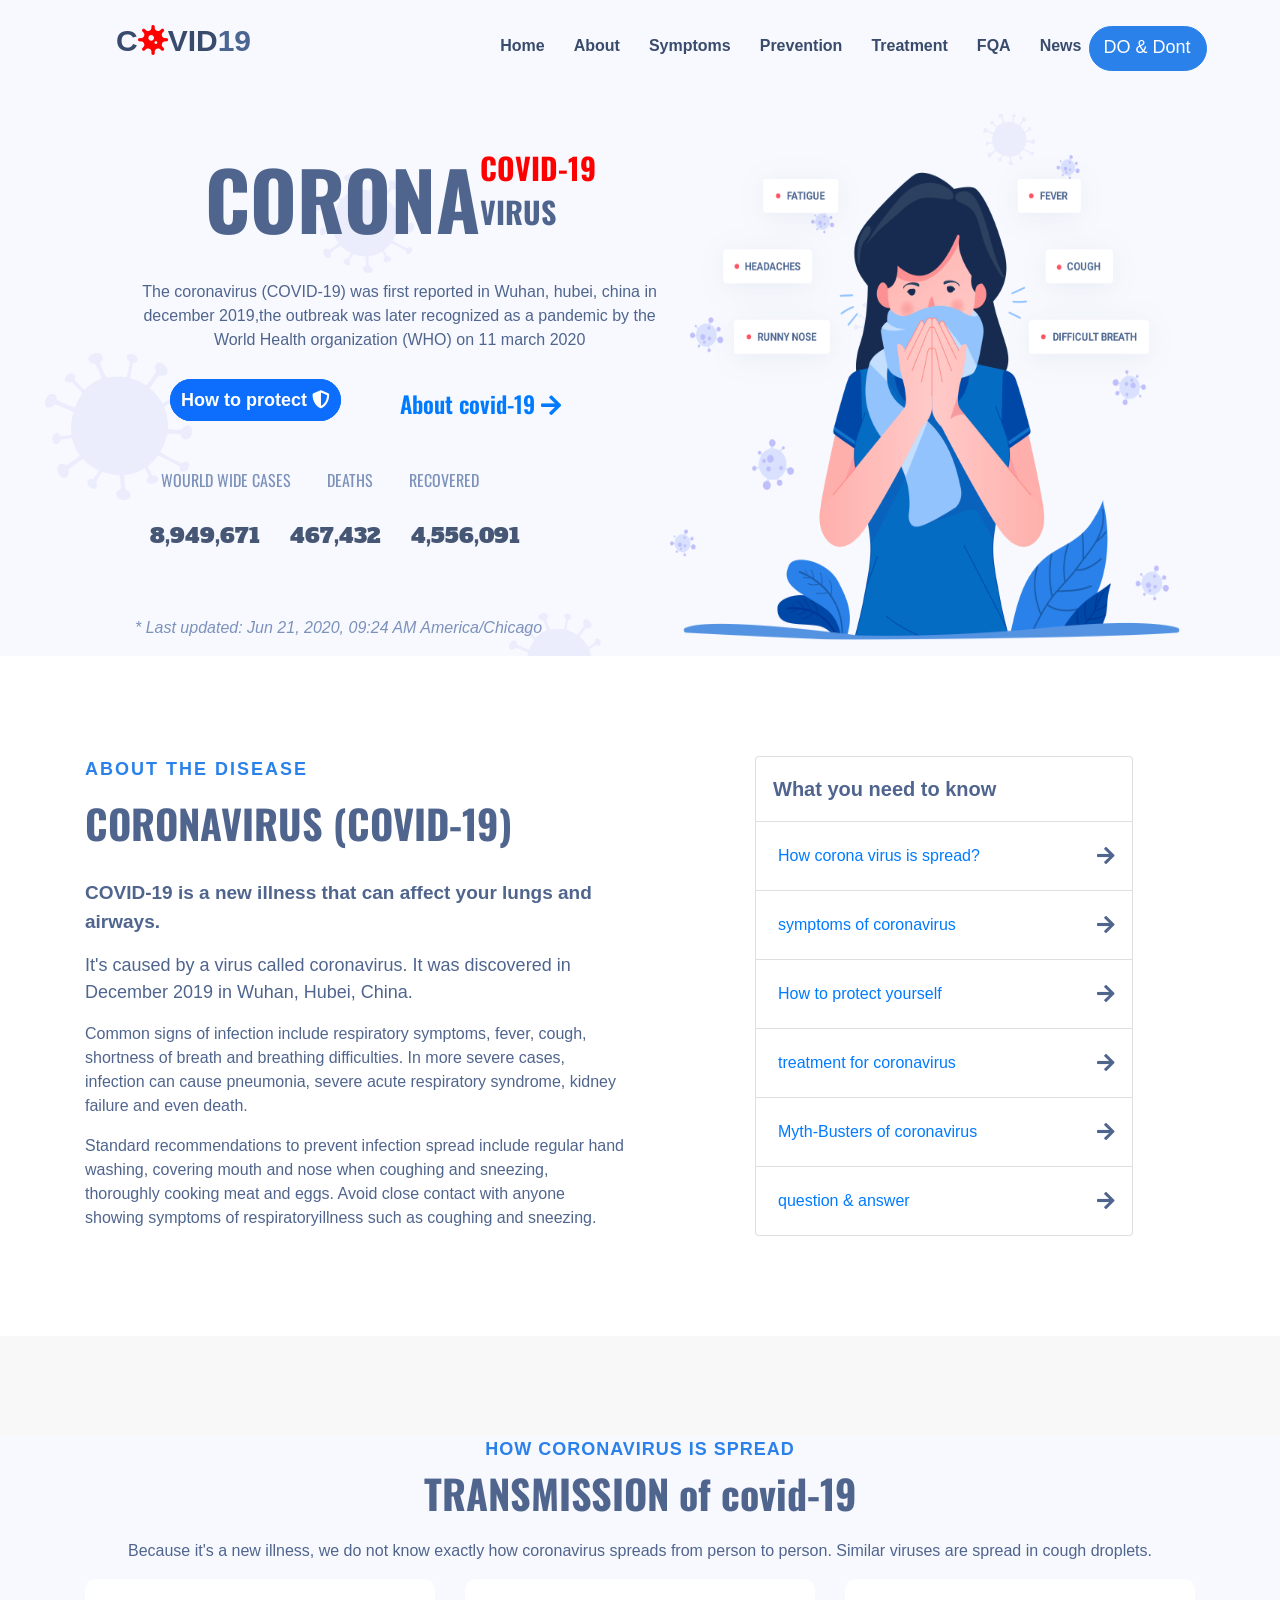
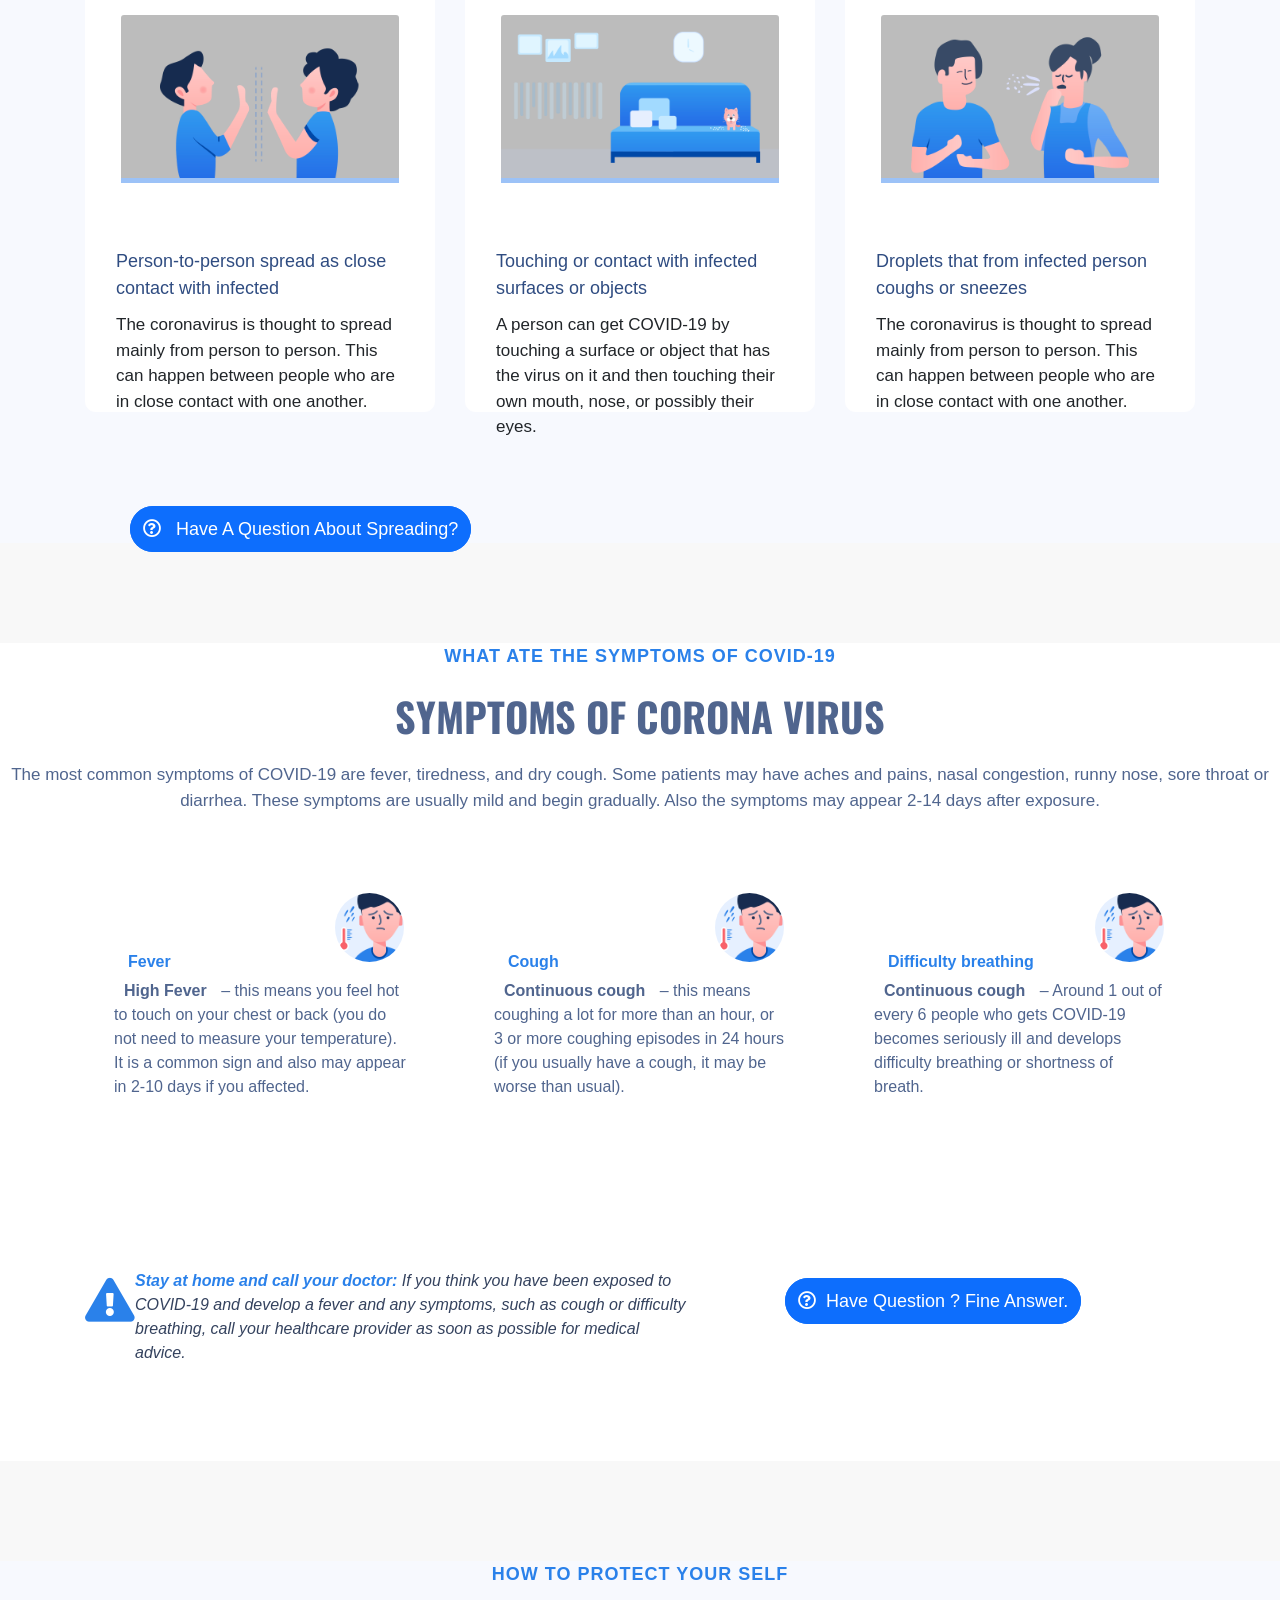
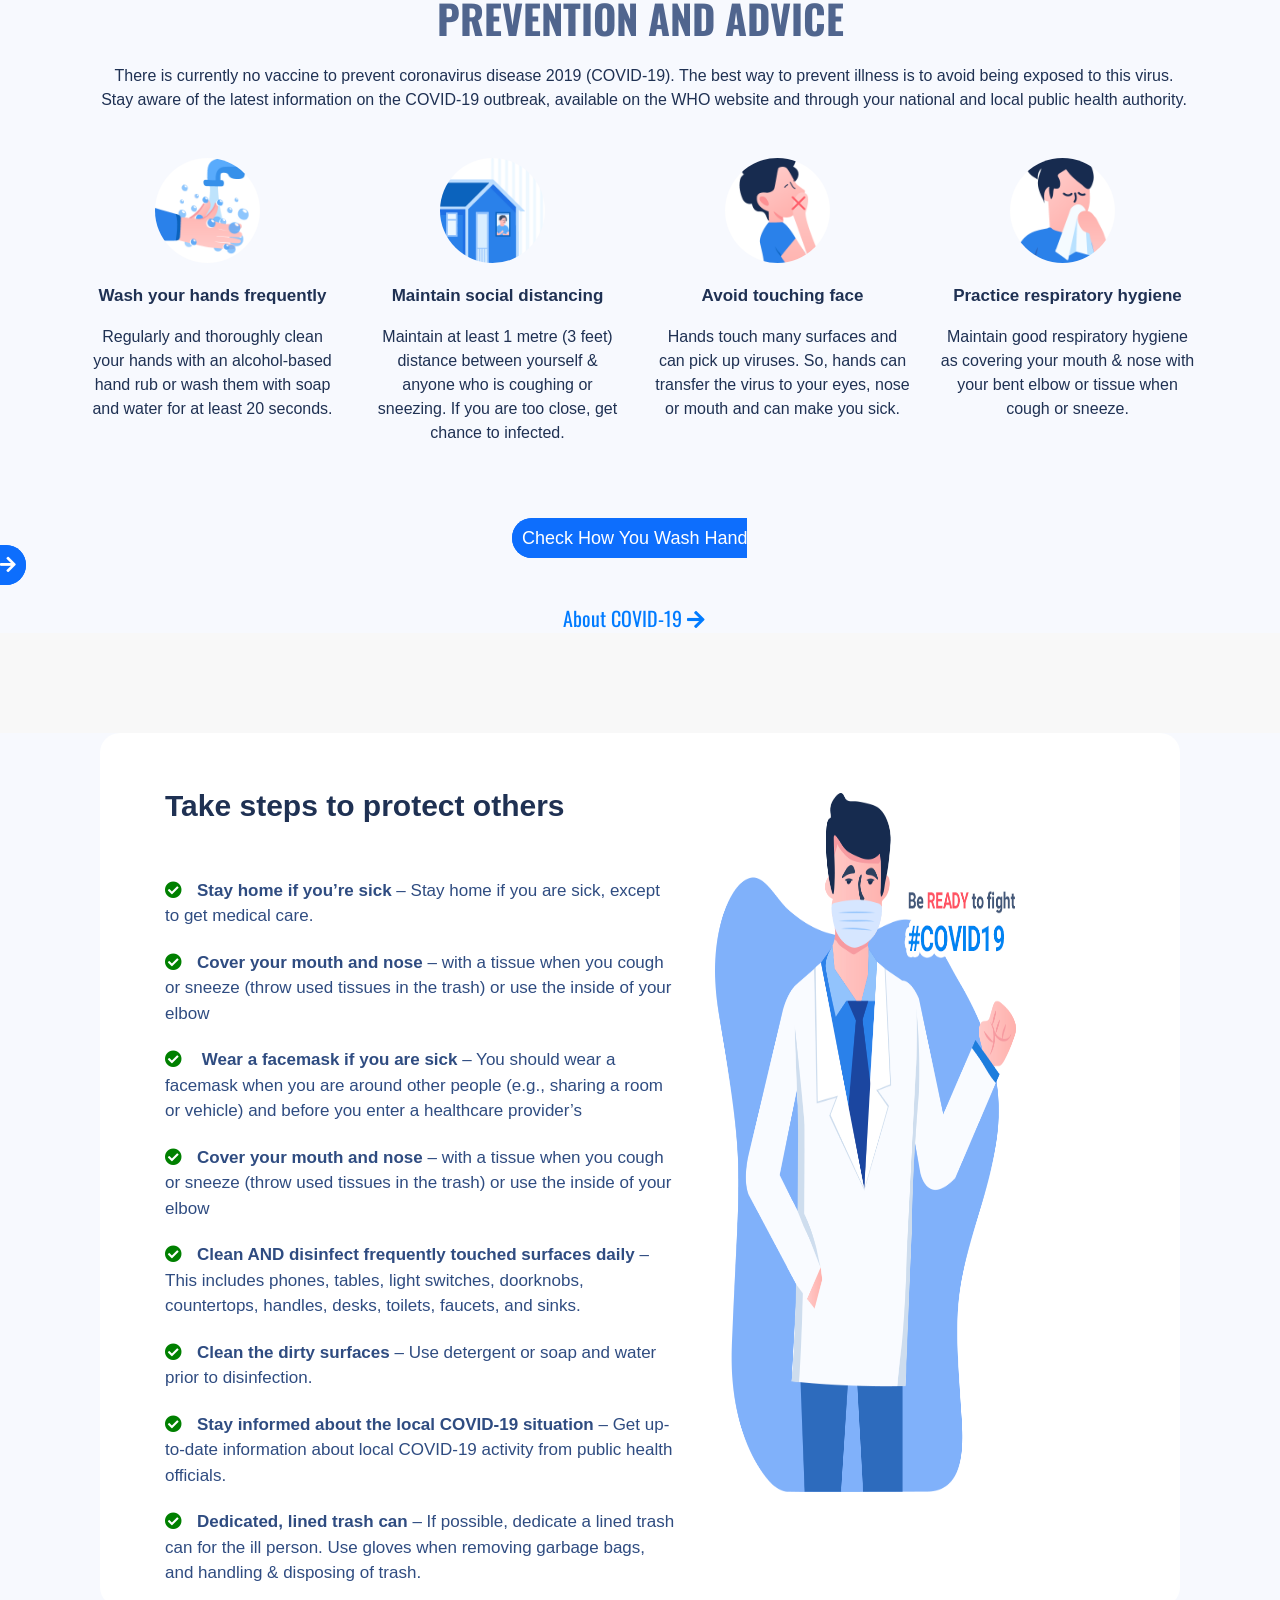
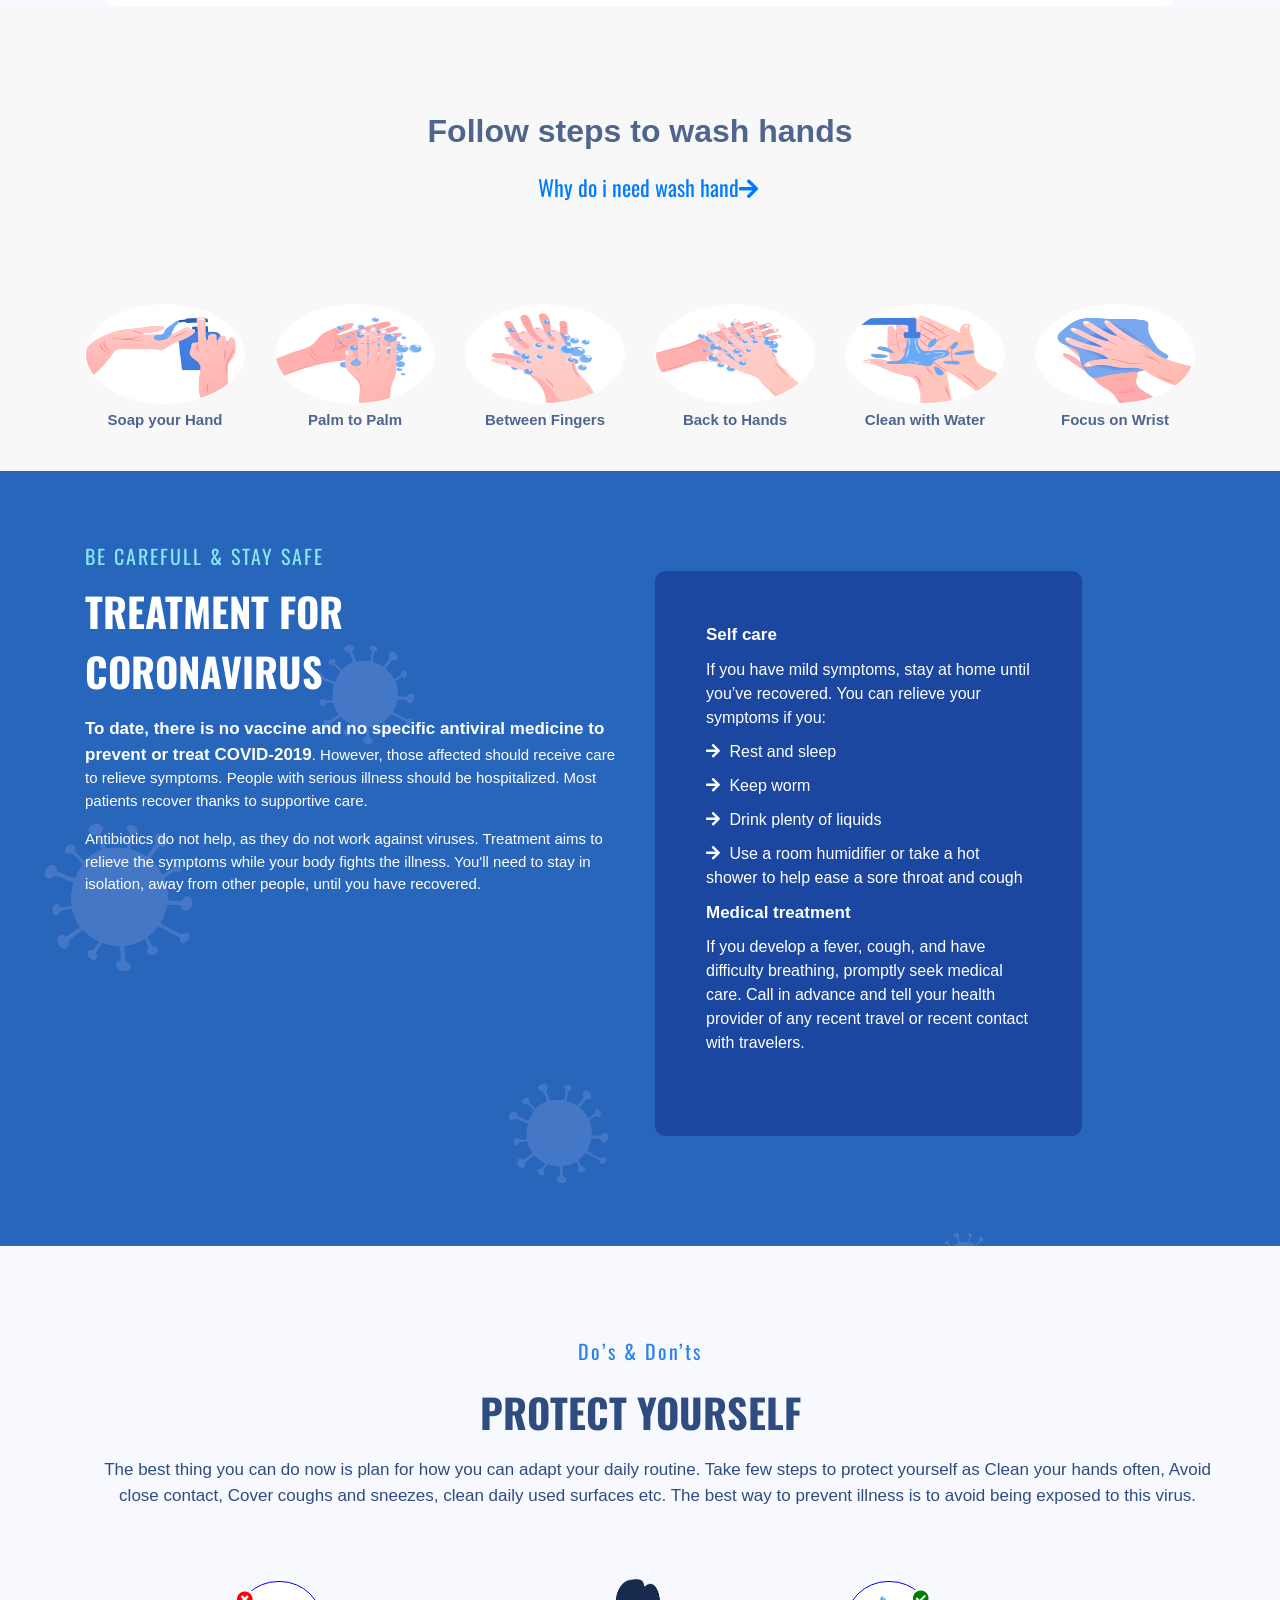
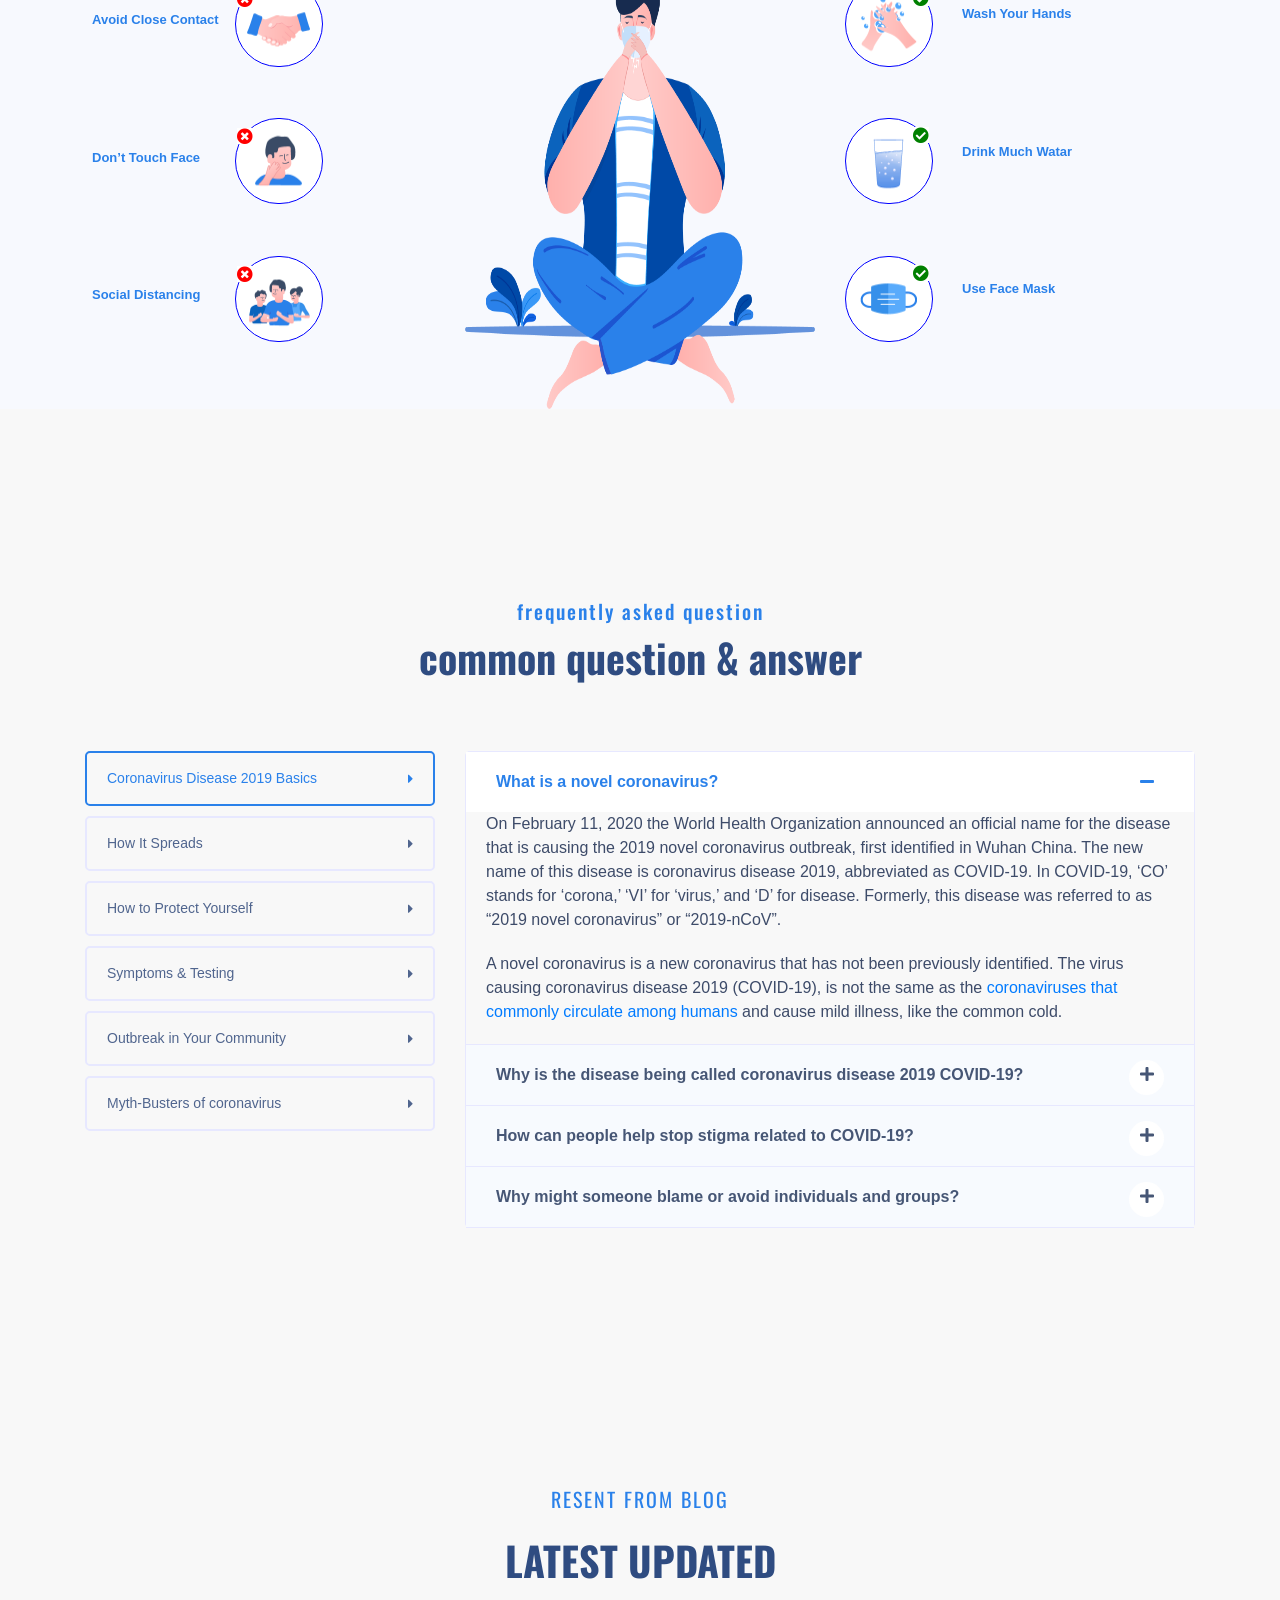
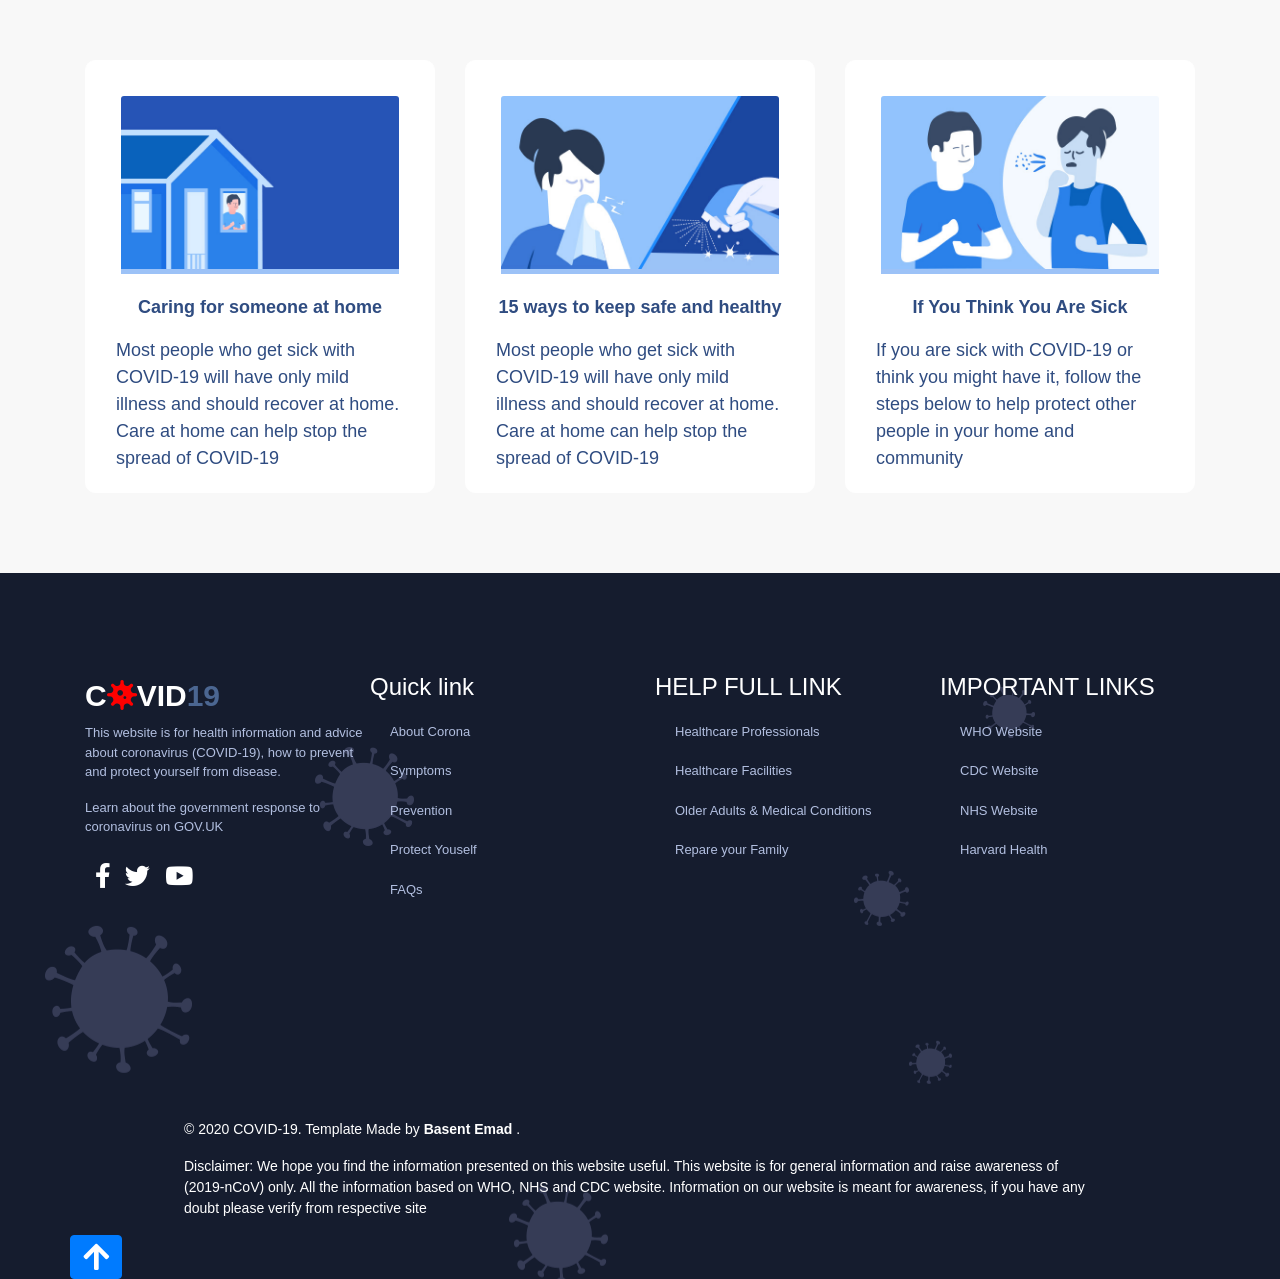
<file: index.html>
<html>
    <head>
        <title>basant</title>
        <meta charset="utf-8">
        <meta name="viewport" content="width=device-width, initial-scale=1, shrink-to-fit=no">
        <link rel="stylesheet" href="./css/bootstrap.min.css">
        <link rel="stylesheet" href="basant.css">
        <link rel="stylesheet" href="./fontawesome/css/all.min.css">
        <link rel="preconnect" href="https://fonts.gstatic.com">
        <link href="https://fonts.googleapis.com/css2?family=Oswald:wght@200&display=swap" rel="stylesheet"> 
        <link rel="preconnect" href="https://fonts.googleapis.com">
        <link rel="preconnect" href="https://fonts.googleapis.com">
       
        <link rel="preconnect" href="https://fonts.googleapis.com">
        <link rel="preconnect" href="https://fonts.gstatic.com" crossorigin>
          <link href="https://fonts.googleapis.com/css2?family=Oswald:wght@500&display=swap" rel="stylesheet">
          <link rel="preconnect" href="https://fonts.googleapis.com">
         <link rel="preconnect" href="https://fonts.gstatic.com" crossorigin>
         <link href="https://fonts.googleapis.com/css2?family=Alfa+Slab+One&family=Oswald:wght@500&display=swap" rel="stylesheet"> 
         
        
    </head>
    <body>
      <!--navbar-->
        
      <nav class="navbar navbar-expand-lg navbar-light ">
        <a class="navbar-brand" href="#"><p class="navbar-brand" href="#">C<span class="icon1"><i class="fas fa-virus"></i></span>VID<span class="span19">19</span> </p></a>
        <button class="navbar-toggler" type="button" data-toggle="collapse" data-target="#navbarNav" aria-controls="navbarNav" aria-expanded="false" aria-label="Toggle navigation">
          <span class="navbar-toggler-icon"></span>
        </button>
        <div class="collapse navbar-collapse" id="navbarNav">
          <ul class="navbar-nav">
            
            <li class="nav-item">
              <a class="nav-link" href="#home">Home</a>
            </li>
            <li class="nav-item">
              <a class="nav-link" href="#about">About </a>
            </li>
            <li class="nav-item">
                <a class="nav-link" href="#symp">Symptoms</a>
              </li>
              <li class="nav-item">
                <a class="nav-link" href="#prev">Prevention</a>
              </li>
              <li class="nav-item">
                <a class="nav-link" href="#treatment">Treatment</a>
              </li>
              <li class="nav-item">
                <a class="nav-link" href="#faq">FQA</a>
              </li>
              <li class="nav-item">
                <a class="nav-link" href="#news">News</a>
              </li>
              <li class="nav-item-last">
                <a class="nav-link do" href="#doanddont">DO & Dont</a>
              </li>
           
          </ul>
        </div>
      </nav>
    <!-- endnavbar-->
    <!--home-->

    <div class="homebg" id="home">
      <div class="container">
         <div class="row">
           <div class="col-sm-6">
              <div class="home1">

                    <h1 class="homeh1">CORONA</h1>

                    <h3 class="homeh2">COVID-19</h3>
                    
                    <h3 class="homeh3">VIRUS</h3>
                    
                     
                  
                      <p class="homep1">The coronavirus (COVID-19) was first reported in Wuhan, hubei, china in december 2019,the outbreak was later recognized as a pandemic 
                        by the World Health organization (WHO)
                       on 11 march 2020</p>
                       
                      <div class="homelink0">
                       <a class="homelink1" href="#doanddont">How to protect <i class="fas fa-shield-alt"></i></a>
                      </div>
                     
                     <div class="homelink2">
                       <a class="homelink4" href="#about">About covid-19 <i class="fas fa-arrow-right"></i></a>
                     </div>
                     
                    

                          <div class="rates">

                           <div class="rates1">
                             <p class="txt">WOURLD WIDE CASES</p>
                             <p class="txt2"> DEATHS </p>
                             <p class="txt3">RECOVERED</p>
                           </div>


                           <div class="rates2"> 
                             <p class="rate">8,949,671</p>
                       
                             <p class="rate">467,432</p>

                               <p class="rate">4,556,091</p>
                            </div>
                             
                       
                         </div>

                     <P class="homep">* Last updated: Jun 21, 2020, 09:24 AM America/Chicago</P>

                
              </div>
           </div>

         <div class="col-sm-6">
             <div class="container">
               <div class="homeimg">
               
                  <img class="imghome" src="./img/header-a.png">
                 </div>
            </div>
         </div>


         </div>
        </div>
       </div> 
     </div>  
        <!-- end Home-->


           <!--About corona-->
      <div class="about" id="about"> 
        <div class="container">
         <div class="row">
         <div class="col-sm-6">
             <div class="about p">
                 <p class="phara1">ABOUT  THE  DISEASE</p>
             
                 <h1  class="abouth1">CORONAVIRUS (COVID-19)</h1>
                 <br>
                 
                 <p class="phara2">COVID-19 is a new illness that can affect your lungs and airways.</p>
                
                 <p class="phara3"> It's caused by a virus called coronavirus. It was discovered in December
                      2019 in Wuhan, Hubei, China.</p>
                 <p class="phara4">Common signs of infection include respiratory symptoms, fever, cough, shortness of breath and breathing difficulties. In more severe cases, infection can
                      cause pneumonia, severe acute respiratory syndrome, kidney failure and even death. </p> 
                 <p class="phara5"> Standard recommendations to prevent infection spread include regular hand washing, covering mouth and nose when coughing and sneezing, thoroughly cooking meat and eggs. Avoid close contact 
                     with anyone showing symptoms of respiratoryillness such as coughing and sneezing. </p>         


             </div>
             
         </div>
         <div class="col-sm-6">
             <div class="grouplist">
                 <ul class="list-group">
                     <li class="list-group-item ">
                         What you need to know
                       
                     </li>
                     <li class="list-group-item d-flex justify-content-between align-items-center">
                              <a  class="groupa" href="#trans">How corona virus is spread?</a>    
                       <span ><i class="fas fa-arrow-right "></i></span>
                     </li>
                     <li class="list-group-item d-flex justify-content-between align-items-center">
                       <a  class="groupa" href="#symp">symptoms of coronavirus</a> 
                       <span ><i class="fas fa-arrow-right"></i></span>
                     </li>
                     <li class="list-group-item d-flex justify-content-between align-items-center">
                       <a  class="groupa" href="#doanddont">How to protect yourself</a> 
                         <span ><i class="fas fa-arrow-right"></i></span>
                       </li>
                       <li class="list-group-item d-flex justify-content-between align-items-center">
                         <a  class="groupa" href="#treatment">treatment for coronavirus</a>
                         <span ><i class="fas fa-arrow-right"></i></span>
                       </li>
                       <li class="list-group-item d-flex justify-content-between align-items-center">
                         <a  class="groupa" href="#fqa">Myth-Busters of coronavirus</a> 
                         <span><i class="fas fa-arrow-right"></i></span>
                       </li>
                       <li class="list-group-item d-flex justify-content-between align-items-center">
                         <a  class="groupa" href="#fqa">question & answer</a>
                         <span><i class="fas fa-arrow-right"></i></span>
                       </li>
                   </ul>
                 

             </div>
         </div>
         </div>
        </div>
       </div>
     </div>
        <!-- end About corona-->
    
        <!--transmission-->
        <div class="transmission" id="trans">

          
          <p class="transp1">HOW CORONAVIRUS IS SPREAD</p>
          <p class="transp2"> TRANSMISSION of covid-19</p>
          <p class="transp3"> Because it's a new illness, we do not know exactly how coronavirus 
              spreads from person to person. Similar viruses are spread in cough droplets.</p>


              <div class="container">
               <div class="row">
               <div class="col-sm-4">
                   <div class="trans1">

                       <div class="card" style="width: 18rem;">
                           <img src="./img/spread-a.png" class="card-img-top" alt="transmission">
                           <div class="card-body">
                             <p class="card-text">Person-to-person spread as close contact with infected</p>
                             <p class="transp4">The coronavirus is thought to spread mainly from person to person. This can
                               happen between people who are in close contact with one another.</p>
                           </div>
                         </div>

                   </div>
                      
                    </div>
               <div class="col-sm-4">
                   <div class="trans2">
                       <div class="card" style="width: 18rem;">
                           <img src="./img/spread-b.png" class="card-img-top" alt="transmission">
                           <div class="card-body">
                             <p class="card-text">Touching or contact with infected surfaces or objects</p>
                             <p class="transp5">A person can get COVID-19 by touching a surface or object that has the virus 
                                 on it and then touching their own mouth, nose, or possibly their eyes.</p>
                           </div>
                         </div>

                   </div>
               </div>
               <div class="col-sm-4">
                   <div class="trans3">
                       <div class="card" style="width: 18rem;">
                           <img src="./img/spread-c.png" class="card-img-top" alt="transmission">
                           <div class="card-body">
                             <p class="card-text">Droplets that from infected person coughs or sneezes</p>
                             <p class="transp6">The coronavirus is thought to spread mainly from person to person. This can
                                  happen between people who are in close contact with one another.</p>
                           </div>
                         </div>
                     

                   </div>
               </div>
               </div>
              </div>
              <br>
              <a class="translink" href="#home"> <i class="fas fa-question-circle"></i> Have A Question About Spreading?</a>
             </div>
          <!-- end transmission-->


          <!--symptoms-->
          <div class="symptoms" id="symp">

          
            <p class="sympp1">WHAT ATE THE SYMPTOMS OF COVID-19</p>
            <P class="sympp2">SYMPTOMS OF CORONA VIRUS</P>
            <P class="sympp3">The most common symptoms of COVID-19 are fever, tiredness, and dry cough. Some patients may have aches and pains, nasal congestion, runny nose, sore throat or diarrhea. These symptoms 
              are usually mild and begin gradually. Also the symptoms may appear 2-14 days after exposure. </P>
 
              <div class="container">
               <div class="row">
               <div class="col-sm-4">
                 <div class="symppart">
                   <img class="sympimg1" src="./img/symptom-a.png" alt="symp">
                   <div class="sympphara">
                     <h6 class="symph1">Fever</h6>
                      <p class="sympp4"> <span class="sympspan">High Fever</span>  – this means you feel hot to touch on your chest or back (you do not need 
                      to measure your temperature). It is a common sign and also may appear in 2-10 days if you affected.</p>
                   </div>
                 </div>
               </div>
               <div class="col-sm-4">
                 <div class="symppart">
                   <img  class="sympimg1"src="./img/symptom-a.png" alt="symp">
                   <div class="sympphara">
                     <h6 class="symph1">Cough</h6>
                      <p class="sympp4"> <span class="sympspan">Continuous cough</span>  – this means coughing a lot for more than an hour, or 3 or more coughing episodes in
                        24 hours (if you usually have a cough, it may be worse than usual).</p>
 
                   </div>
 
                 </div>
               </div>
               <div class="col-sm-4">
                 <div class="symppart">
                   <img class="sympimg1" src="./img/symptom-a.png" alt="symp">
                   <div class="sympphara">
                     <h6 class="symph1">Difficulty breathing</h6>
                      <p class="sympp4"> <span class="sympspan">Continuous cough</span>  – Around 1 out of every 6 people who gets COVID-19 
                       becomes seriously ill and develops difficulty breathing or shortness of breath.</p>
                   </div>
           
                 </div>
               </div>
               </div>
              </div>
 
 
              <div class="container">
               <div class="row">
               <div class="col-sm-6">
                 <div class="paragrph">
                   <i class="fas fa-exclamation-triangle"></i>
                    <p class="sympp5">    <span class="sympspan2"> Stay at home and call your doctor:</span> If you think you have been exposed to COVID-19 and develop a fever and any symptoms, such as cough
                     or difficulty breathing, call your healthcare provider as soon as possible for medical advice.</p>
                 </div>
               </div>
               <div class="col-sm-6">
                 <div class="link">
                   <a class="translink2" href="#home"> <i class="fas fa-question-circle"></i>Have Question ? Fine Answer. </a>
                 </div>
               </div>
               </div>
              </div>
             </div>
 
            <!-- end symptoms-->



            <!--prevention-->
           <div class="prevention" id="prev">

           
            <p class="preventionp1">HOW TO PROTECT YOUR SELF</p>
            <P class="preventionp2">PREVENTION AND ADVICE</P>
            <p class="preventionp3">There is currently no vaccine to prevent coronavirus disease 2019 (COVID-19). The best way to prevent illness is to avoid being exposed to this virus. Stay aware of the latest information on the COVID-19 outbreak, 
              available on the WHO website and through your national and local public health authority.</p>
 
              <div class="container">
               <div class="row prev">
               <div class="col-sm-3">
                 <div class="prev">
                   <img class="preimg" src="./img/advice-a.png" alt="Prevention">
                   <p class="preventionp4">Wash your hands frequently</p>
                   <p class="preventionp5">Regularly and thoroughly clean your hands with 
                     an alcohol-based hand rub or wash them with soap and water for at least 20 seconds.</p>
 
                 </div>
               </div>
               <div class="col-sm-3">
                 <div class="prev">
                   <img class="preimg"  src="./img/advice-b.png" alt="Prevention">
                   <p class="preventionp4">Maintain social distancing</p>
                   <p class="preventionp5">Maintain at least 1 metre (3 feet) distance between yourself & anyone
                      who is coughing or sneezing. If you are too close, get chance to infected.</p>
 
                 </div>
               </div>
               <div class="col-sm-3">
                 <div class="prev">
                   <img  class="preimg" src="./img/advice-c.png" alt="Prevention">
                   <p class="preventionp4">Avoid touching face</p>
                   <p class="preventionp5">Hands touch many surfaces and can pick up viruses. So, 
                     hands can transfer the virus to your eyes, nose or mouth and can make you sick.</p>
 
                 </div>
               </div>
               <div class="col-sm-3">
                 <div class="prev">
                   <img  class="preimg" src="./img/advice-d.png" alt="Prevention">
                   <p class="preventionp4">Practice respiratory hygiene</p>
                   <p class="preventionp5">Maintain good respiratory hygiene 
                     as covering your mouth & nose with your bent elbow or tissue when cough or sneeze.</p>
 
                 </div>
               </div>
               </div>
              </div>
              
 
              <a class="preventionp6" href="#home">Check How You Wash Hand  <i class="fas fa-arrow-right"></i></a>
              <br>
              <br>
              
              <a  class="preventionp7" href="#home"> About COVID-19 <i class="fas fa-arrow-right"></i> </a>
             </div>
             
            <!-- end prevention-->

            
             <!--steps-->


           <div class="steps1">

               <div class="steps2">

            <div class="container">
             <div class="row">
             <div class="col-sm-6">
               <div class="prev2">
                 <p class="prevtitle"> Take steps to protect others</p>
                 
                 <p class="prevp3"> <span class="prevspan"> <i class="fas fa-check-circle"></i>Stay home if you’re sick</span>  – Stay home if you are sick,
                    except to get medical care.</p>
                   

                    <p class="prevp3"> <span class="prevspan"> <i class="fas fa-check-circle"></i>Cover your mouth and nose</span>  –  with a tissue when you cough or sneeze 
                     (throw used tissues in the trash) or use the inside of your elbow</p>

                     <p class="prevp3"> <span class="prevspan"><i class="fas fa-check-circle"></i> Wear a facemask if you are sick </span>  –  You should wear a facemask when you are around other people 
                       (e.g., sharing a room or vehicle) and before you enter a healthcare provider’s</p>

                       <p class="prevp3"> <span class="prevspan"><i class="fas fa-check-circle"></i>Cover your mouth and nose</span>  –  with a tissue when you cough or sneeze 
                         (throw used tissues in the trash) or use the inside of your elbow</p>


                         <p class="prevp3"> <span class="prevspan"><i class="fas fa-check-circle"></i>Clean AND disinfect frequently touched surfaces daily</span>  –  This includes phones, tables, light switches, doorknobs, 
                           countertops, handles, desks, toilets, faucets, and sinks. </p>

                           <p class="prevp3"> <span class="prevspan"><i class="fas fa-check-circle"></i>Clean the dirty surfaces</span>  –  Use detergent or soap and water prior to disinfection.</p>

                           <p class="prevp3"> <span class="prevspan"><i class="fas fa-check-circle"></i>Stay informed about the local COVID-19 situation</span>  – Get up-to-date information about local COVID-19 activity from public health officials.</p>

                           <p class="prevp3"> <span class="prevspan"> <i class="fas fa-check-circle"></i>Dedicated, lined trash can</span>  –  If possible, dedicate a lined trash can for the ill person. Use gloves when removing garbage bags, 
                             and handling & disposing of trash.</p>

               </div>
             </div>
             <div class="col-sm-6">
               <div class="prev3">
                 <img class="prevsteps" src="./img/steps.png" alt="Prevention">

               </div>
             </div>
             </div>
            </div>
           </div>
           </div>
            <p class="follow">Follow steps to wash hands</p>
            <a  class="followlink" href="#home">Why do i need wash hand<i class="fas fa-arrow-right"></i> </a>

                <!--Steps-->
                <section class="follow" id="follow">
                  <div class="container">
                   
                      <div class="follow-imgs">
                          <div class="row justify-content-between">
                              <div class="step-img col-6 col-md-4 col-lg-2">
                                  <img src="./img/hand-a.png">
                                  <p>Soap your Hand</p>
                              </div>
                              <div class="step-img col-6 col-md-4 col-lg-2">
                                  <img src="./img/hand-b.png">
                                  <p>Palm to Palm</p>
                              </div>
                              <div class="step-img col-6 col-md-4 col-lg-2">
                                  <img src="./img/hand-c.png">
                                  <p>Between Fingers</p>
                              </div>
                              <div class="step-img col-6 col-md-4 col-lg-2">
                                  <img src="./img/hand-d.png">
                                  <p>Back to Hands</p>
                              </div>
                              <div class="step-img col-6 col-md-4 col-lg-2">
                                  <img src="./img/hand-e.png">
                                  <p>Clean with Water</p>
                              </div>
                              <div class="step-img col-6 col-md-4 col-lg-2">
                                  <img src="./img/hand-f.png">
                                  <p>Focus on Wrist</p>
                              </div>
                          </div>
                      
                  </div>
              </section>
              <!-- end steps--> 


              <!--treatment-->
            
            <div class="container treatment " id="treatment">
              <div class="row ">
              <div class="col-sm-6">
                <div class="treatment">
                <p class="treatment1">BE CAREFULL & STAY SAFE</p>
                <P class="treatment2">TREATMENT FOR CORONAVIRUS</P>
                <p class="treatment3"> <span class="tretspan">To date, there is no vaccine and no specific antiviral medicine to prevent or treat COVID-2019</span>. However, those affected should receive care to relieve symptoms.
                   People with serious illness should be hospitalized. Most patients recover thanks to supportive care.</p>
                 <p class="treatment4">Antibiotics do not help, as they do not work against viruses. Treatment aims to relieve the symptoms while your body fights
                      the illness. You'll need to stay in isolation, away from other people, until you have recovered.</p>
                </div>
              </div>
              <div class="col-sm-6">
                <div class="tretment2">
                  <p class="tretment5">Self care</p>
                  <p class="tretment6">If you have mild symptoms, stay at home until you’ve recovered. You can relieve your symptoms if you: </p>
                  <p class="tretment6"> <i class="fas fa-arrow-right tretment"></i> Rest and sleep</p>
                  <p class="tretment6"> <i class="fas fa-arrow-right tretment"></i> Keep worm</p>
                  <p class="tretment6"> <i class="fas fa-arrow-right tretment "></i> Drink plenty of liquids</p>
                  <p class="tretment6"> <i class="fas fa-arrow-right tretment"></i> Use a room humidifier or take a hot shower to help ease a sore throat and cough </p>
                  <p class="treatment7">Medical treatment</p>
                  <p class="tretment6">If you develop a fever, cough, and have difficulty breathing, promptly seek medical care. Call in advance and
                     tell your health provider of any recent travel or recent contact with travelers.</p>
                </div>
              </div>
              </div>
             </div>


              <!-- end treatment-->


                  <!--  protect-->

             <div class="protect" id="doanddont">
              <div class="protecthead">
               <p class="proh1">Do’s & Don’ts</p>
               <p class="proh2"> PROTECT YOURSELF</p>
               <p class="proh3">The best thing you can do now is plan for how you can adapt your daily routine. Take few steps to protect yourself as Clean your hands often, Avoid close contact, Cover coughs and sneezes, 
                 clean daily used surfaces etc. The best way to prevent illness is to avoid being exposed to this virus.</p>
              </div>
             

           

            <div class="container">
             <div class="row">
             <div class="col-sm-4">
               <div class="txtpro">
                  <p class="txtpro2">Avoid Close Contact</p>
               </div>
               <div class="proicon">
                 <i class="fas fa-times-circle"></i>
               </div>
               <div class="proimg1">
                 <img  class="protectimg" src="./img/donts-a.png" alt="dont">

               </div>

               <div class="txtpro">
                 <p class="txtpro2">Don’t Touch Face</p>
              </div>
              <div class="proicon">
                <i class="fas fa-times-circle"></i>
              </div>
              <div class="proimg1">
                <img class="protectimg" src="./img/donts-b.png" alt="dont">

              </div>

              <div class="txtpro">
               <p class="txtpro2">Social Distancing</p>
            </div>
            <div class="proicon">
              <i class="fas fa-times-circle"></i>
            </div>
            <div class="proimg1">
              <img class="protectimg" src="./img/donts-c.png" alt="dont">

            </div>
             </div>
             <div class="col-sm-4">
               <div class="proimg2">
                   <img class="proimg3" src="./img/protect.png" alt="protect">
               </div>
             </div>
             <div class="col-sm-4">
               <div class="txtpro2">
                 <p class="txtpro3">Wash Your Hands</p>
              </div>
              <div class="proicon2">
               <i class="fas fa-check-circle do"></i>
              </div>
              <div class="proimg4">
                <img class="protectimg2" src="./img/dos-a.png" alt="dont">

              </div>

              <div class="txtpro2">
                <p class="txtpro3">Drink Much Watar</p>
             </div>
             <div class="proicon2">
               <i class="fas fa-check-circle do"></i>
             </div>
             <div class="proimg4">
               <img class="protectimg2" src="./img/dos-b.png" alt="dont">

             </div>

             <div class="txtpro2">
              <p class="txtpro3">Use Face Mask</p>
           </div>
           <div class="proicon2">
             <i class="fas fa-check-circle do"></i>
           </div>
           <div class="proimg4">
             <img  class="protectimg2" src="./img/dos-c.png" alt="dont">

           </div>
            </div>

             </div>
             </div>
           </div>
           
         </div>
       
     
             <!-- endprotect-->
            
             <!--FAQ-->

             <section class="faq" id="faq">
              <div class="container">
                  <div class="faq-text">
                      <h3 class="faq-h3">frequently asked question</h3>
                      <h2 class="faq-h2">common question & answer</h2>
                  </div>
                  <div class="faq-boxs">
                      <div class="row">
                          <div class="faq-box-select col-lg-4 col-12">
                              <ul>
                                  <li class="color-faq active"><p>Coronavirus Disease 2019 Basics</p><i class="fas fa-caret-right"></i></li>
                                  <li class="color-faq"><p>How It Spreads</p><i class="fas fa-caret-right"></i></li>
                                  <li class="color-faq"><p>How to Protect Yourself</p><i class="fas fa-caret-right"></i></li>
                                  <li class="color-faq"><p>Symptoms & Testing</p><i class="fas fa-caret-right"></i></li>
                                  <li class="color-faq"><p>Outbreak in Your Community</p><i class="fas fa-caret-right"></i></li>
                                  <li class="color-faq"><p>Myth-Busters of coronavirus</p><i class="fas fa-caret-right"></i></li>
                              </ul>
                          </div>
                          <div class="faq-text col-lg-8 col-12">
                              <ul class="item">
                                  <li class="click1 style-li"><p>What is a novel coronavirus?</p><div class="icon-plus hide"><i class="fas fa-plus"></i></div><div class="icon-minus"><i class="fas fa-minus"></i></div></li>
                                  <div class="ul-text">
                                      <p>On February 11, 2020 the World Health Organization announced an official name for the disease that is causing the 2019 novel coronavirus outbreak, first identified in Wuhan China. The new name of this disease is coronavirus disease 2019, abbreviated as COVID-19. In COVID-19, ‘CO’ stands for ‘corona,’ ‘VI’ for ‘virus,’ and ‘D’ for disease. Formerly, this disease was referred to as “2019 novel coronavirus” or “2019-nCoV”.</p>
                                      <p>A novel coronavirus is a new coronavirus that has not been previously identified. The virus causing coronavirus disease 2019 (COVID-19), is not the same as the <span>coronaviruses that commonly circulate among humans</span> and cause mild illness, like the common cold.</p>
                                  </div>
                                  <li class="click2"><p>Why is the disease being called coronavirus disease 2019         COVID-19?</p><div class="icon-plus"><i class="fas fa-plus"></i></div><div class="icon-minus hide"><i class="fas fa-minus"></i></div></li>
                                  <div class="ul-text hide">
                                      <p>On February 11, 2020 the World Health Organization announced an official name for the disease that is causing the 2019 novel coronavirus outbreak, first identified in Wuhan China. The new name of this disease is coronavirus disease 2019, abbreviated as COVID-19. In COVID-19, ‘CO’ stands for ‘corona,’ ‘VI’ for ‘virus,’ and ‘D’ for disease. Formerly, this disease was referred to as “2019 novel coronavirus” or “2019-nCoV”.</p>
                                      <p>There are <span>many types</span> of human coronaviruses including some that commonly cause mild upper-respiratory tract illnesses. COVID-19 is a new disease, caused be a novel (or new) coronavirus that has not previously been seen in humans. The name of this disease was selected following the World Health Organization (WHO) best practiceexternal icon for naming of new human infectious diseases.</p>
                                  </div>
                                  <li class="click3"><p>How can people help stop stigma related to COVID-19?</p><div class="icon-plus"><i class="fas fa-plus"></i></div><div class="icon-minus hide"><i class="fas fa-minus"></i></div></li>
                                  <div class="ul-text hide">
                                      <p>People can fight stigma and help, not hurt, others by providing social support. Counter stigma by learning and sharing facts. Communicating the facts that viruses do not target specific racial or ethnic groups and how COVID-19 actually spreads can help stop stigma.</p>
                                  </div>
                                  <li class="click4"><p>Why might someone blame or avoid individuals and groups?</p><div class="icon-plus"><i class="fas fa-plus"></i></div><div class="icon-minus hide"><i class="fas fa-minus"></i></div></li>
                                  <div class="ul-text hide">
                                      <p>People in the U.S. may be worried or anxious about friends and relatives who are living in or visiting areas where COVID-19 is spreading. Some people are worried about the disease. Fear and anxiety can lead to social stigma, for example, towards Chinese or other Asian Americans or people who were in quarantine.</p>
                                      <p>Stigma is discrimination against an identifiable group of people, a place, or a nation. Stigma is associated with a lack of knowledge about how COVID-19 spreads, a need to blame someone, fears about disease and death, and gossip that spreads rumors and myths.</p>
                                      <p>Stigma hurts everyone by creating more fear or anger towards ordinary people instead of the disease that is causing the problem.</p>
                                  </div>
                              </ul>
                              <ul class="item">
                                  <li class="click1 style-li"><p>What is the source of the virus?</p><div class="icon-plus hide"><i class="fas fa-plus"></i></div><div class="icon-minus"><i class="fas fa-minus"></i></div></li>
                                  <div class="ul-text">
                                      <p>Coronaviruses are a large family of viruses. Some cause illness in people, and others, such as canine and feline coronaviruses, only infect animals. Rarely, animal coronaviruses that infect animals have emerged to infect people and can spread between people. This is suspected to have occurred for the virus that causes COVID-19. Middle East Respiratory Syndrome (MERS) and Severe Acute Respiratory Syndrome (SARS) are two other examples of coronaviruses that originated from animals and then spread to people. More information about the <span>source and spread of COVID-19 is available on the Situation Summary: Source and Spread of the Virus.</span></p>
                                  </div>
                                  <li class="click2"><p>How does the virus spread?</p><div class="icon-plus"><i class="fas fa-plus"></i></div><div class="icon-minus hide"><i class="fas fa-minus"></i></div></li>
                                  <div class="ul-text hide">
                                      <p>This virus was first detected in Wuhan City, Hubei Province, China. The first infections were linked to a live animal market, but the virus is now spreading from person-to-person. It’s important to note that person-to-person spread can happen on a continuum. Some viruses are highly contagious (like measles), while other viruses are less so.</p>
                                      <p>The virus that causes COVID-19 seems to be spreading easily and sustainably in the community (“community spread”) in <span>some affected geographic areas.</span> Community spread means people have been infected with the virus in an area, including some who are not sure how or where they became infected.</p>
                                      <p>Learn what is known about the <span>spread of newly emerged coronaviruses.</span></p>
                                  </div>
                                  <li class="click3"><p>Can someone who has had COVID-19 spread the illness to others?</p><div class="icon-plus"><i class="fas fa-plus"></i></div><div class="icon-minus hide"><i class="fas fa-minus"></i></div></li>
                                  <div class="ul-text hide">
                                      <p>The virus that causes COVID-19 is <span>spreading from person-to-person.</span> Someone who is actively sick with COVID-19 can spread the illness to others. That is why CDC recommends that these patients be isolated either in the hospital or at home (depending on how sick they are) until they are better and no longer pose a risk of infecting others.</p>
                                      <p>How long someone is actively sick can vary so the decision on when to release someone from isolation is made on a case-by-case basis in consultation with doctors, infection prevention and control experts, and public health officials and involves considering specifics of each situation including disease severity, illness signs and symptoms, and results of laboratory testing for that patient.</p>
                                      <p>Current <span>CDC guidance for when it is OK to release someone from isolation</span> is made on a case by case basis and includes meeting all of the following requirements:</p>
                                      <p>The patient is free from fever without the use of fever-reducing medications.</p>
                                      <p>The patient is no longer showing symptoms, including cough.</p>
                                      <p>The patient has tested negative on at least two consecutive respiratory specimens collected at least 24 hours apart.</p>
                                      <p>Someone who has been released from isolation is not considered to pose a risk of infection to others.</p>
                                  </div>
                                  <li class="click4"><p>Will warm weather stop the outbreak of COVID-19?</p><div class="icon-plus"><i class="fas fa-plus"></i></div><div class="icon-minus hide"><i class="fas fa-minus"></i></div></li>
                                  <div class="ul-text hide">
                                      <p>It is not yet known whether weather and temperature impact the spread of COVID-19. Some other viruses, like the common cold and flu, spread more during cold weather months but that does not mean it is impossible to become sick with these viruses during other months. At this time, it is not known whether the spread of COVID-19 will decrease when weather becomes warmer. There is much more to learn about the transmissibility, severity, and other features associated with COVID-19 and investigations are ongoing.</p>
                                  </div>
                                  <li class="click5"><p>Can the virus that causes COVID-19 be spread through food, including refrigerated or frozen food?</p><div class="icon-plus"><i class="fas fa-plus"></i></div><div class="icon-minus hide"><i class="fas fa-minus"></i></div></li>
                                  <div class="ul-text hide">
                                      <p>Coronaviruses are generally thought to be spread from person-to-person through respiratory droplets. Currently there is no evidence to support transmission of COVID-19 associated with food. Before preparing or eating food it is important to always wash your hands with soap and water for 20 seconds for general food safety. Throughout the day wash your hands after blowing your nose, coughing or sneezing, or going to the bathroom.</p>
                                      <p>It may be possible that a person can get COVID-19 by touching a surface or object that has the virus on it and then touching their own mouth, nose, or possibly their eyes, but this is not thought to be the main way the virus spreads.</p>
                                      <p>In general, because of poor survivability of these coronaviruses on surfaces, there is likely very low risk of spread from food products or packaging that are shipped over a period of days or weeks at ambient, refrigerated, or frozen temperatures.</p>
                                      <p>Learn what is known about the <span>spread of COVID-19.</span></p>
                                  </div>
                                  <li class="click6"><p>What is community spread?</p><div class="icon-plus"><i class="fas fa-plus"></i></div><div class="icon-minus hide"><i class="fas fa-minus"></i></div></li>
                                  <div class="ul-text hide">
                                      <p>Community spread means people have been infected with the virus in an area, including some who are not sure how or where they became infected.</p>
                                  </div>
                              </ul>
                              <ul class="item">
                                  <li class="click1 style-li"><p>What can I do to protect myself and prevent the spread of disease?</p><div class="icon-plus hide"><i class="fas fa-plus"></i></div><div class="icon-minus"><i class="fas fa-minus"></i></div></li>
                                  <div class="ul-text">
                                      <p><span class="bold">Protection measures for everyone</span></p>
                                      <p>Stay aware of the latest information on the COVID-19 outbreak, available on the WHO website and through your national and local public health authority. Many countries around the world have seen cases of COVID-19 and several have seen outbreaks. Authorities in China and some other countries have succeeded in slowing or stopping their outbreaks. However, the situation is unpredictable so check regularly for the latest news.</p>
                                      <p>You can reduce your chances of being infected or spreading COVID-19 by taking some simple precautions:</p>
                                      <ul class="style-ul">
                                          <li>
                                              <p>Regularly and thoroughly clean your hands with an alcohol-based hand rub or wash them with soap and water.</p>
                                              <p><span class="bold">Why?</span> Washing your hands with soap and water or using alcohol-based hand rub kills viruses that may be on your hands.</p>
                                          </li>
                                          <li>
                                              <p>Maintain at least 1 metre (3 feet) distance between yourself and anyone who is coughing or sneezing.</p>
                                              <p><span class="bold">Why?</span> When someone coughs or sneezes they spray small liquid droplets from their nose or mouth which may contain virus. If you are too close, you can breathe in the droplets, including the COVID-19 virus if the person coughing has the disease.</p>
                                          </li>
                                          <li>
                                              <p>Avoid touching eyes, nose and mouth.</p>
                                              <p><span class="bold">Why?</span> Hands touch many surfaces and can pick up viruses. Once contaminated, hands can transfer the virus to your eyes, nose or mouth. From there, the virus can enter your body and can make you sick.</p>
                                          </li>
                                          <li>
                                              <p>Make sure you, and the people around you, follow good respiratory hygiene. This means covering your mouth and nose with your bent elbow or tissue when you cough or sneeze. Then dispose of the used tissue immediately.</p>
                                              <p><span class="bold">Why?</span> Droplets spread virus. By following good respiratory hygiene you protect the people around you from viruses such as cold, flu and COVID-19.</p>
                                          </li>
                                          <li>
                                              <p>Stay home if you feel unwell. If you have a fever, cough and difficulty breathing, seek medical attention and call in advance. Follow the directions of your local health authority.</p>
                                              <p><span class="bold">Why?</span> National and local authorities will have the most up to date information on the situation in your area. Calling in advance will allow your health care provider to quickly direct you to the right health facility. This will also protect you and help prevent spread of viruses and other infections.</p>
                                          </li>
                                          <li>
                                              <p>Keep up to date on the latest COVID-19 hotspots (cities or local areas where COVID-19 is spreading widely). If possible, avoid traveling to places – especially if you are an older person or have diabetes, heart or lung disease.</p>
                                              <p><span class="bold">Why?</span> You have a higher chance of catching COVID-19 in one of these areas.</p>
                                          </li>
                                      </ul>
                                  </div>
                                  <li class="click2"><p>What should I do if I had close contact with someone who has COVID-19?</p><div class="icon-plus"><i class="fas fa-plus"></i></div><div class="icon-minus hide"><i class="fas fa-minus"></i></div></li>
                                  <div class="ul-text hide">
                                      <p>Household members, intimate partners, and caregivers in a nonhealthcare setting may have close contact2 with a person with symptomatic, laboratory-confirmed COVID-19 or a person under investigation. Close contacts should monitor their health; they should call their healthcare provider right away if they develop symptoms suggestive of COVID-19 (e.g., fever, cough, shortness of breath)</p>
                                      <p>Close contacts should also follow these recommendations:</p>
                                      <ul class="style-ul">
                                          <li><p>Make sure that you understand and can help the patient follow their healthcare provider’s instructions for medication(s) and care. You should help the patient with basic needs in the home and provide support for getting groceries, prescriptions, and other personal needs.</p></li>
                                          <li><p>Monitor the patient’s symptoms. If the patient is getting sicker, call his or her healthcare provider and tell them that the patient has laboratory-confirmed COVID-19. This will help the healthcare provider’s office take steps to keep other people in the office or waiting room from getting infected. Ask the healthcare provider to call the local or state health department for additional guidance. If the patient has a medical emergency and you need to call 911, notify the dispatch personnel that the patient has, or is being evaluated for COVID-19.</p></li>
                                          <li><p>Household members should stay in another room or be separated from the patient as much as possible. Household members should use a separate bedroom and bathroom, if available.</p></li>
                                          <li><p>Prohibit visitors who do not have an essential need to be in the home.</p></li>
                                          <li><p>Household members should care for any pets in the home. Do not handle pets or other animals while sick. For more information, see COVID-19 and Animals.</p></li>
                                          <li><p>Make sure that shared spaces in the home have good air flow, such as by an air conditioner or an opened window, weather permitting.</p></li>
                                          <li><p>Perform hand hygiene frequently. Wash your hands often with soap and water for at least 20 seconds or use an alcohol-based hand sanitizer that contains 60 to 95% alcohol, covering all surfaces of your hands and rubbing them together until they feel dry. Soap and water should be used preferentially if hands are visibly dirty.</p></li>
                                          <li><p>Avoid touching your eyes, nose, and mouth with unwashed hands.</p></li>
                                          <li><P>The patient should wear a facemask when you are around other people. If the patient is not able to wear a facemask (for example, because it causes trouble breathing), you, as the caregiver, should wear a mask when you are in the same room as the patient.</P></li>
                                          <li><p>Wear a disposable facemask and gloves when you touch or have contact with the patient’s blood, stool, or body fluids, such as saliva, sputum, nasal mucus, vomit, urine.</p>
                                              <ul class="style-ul">
                                                  <li><p>Throw out disposable facemasks and gloves after using them. Do not reuse.</p></li>
                                                  <li><p>When removing personal protective equipment, first remove and dispose of gloves. Then, immediately clean your hands with soap and water or alcohol-based hand sanitizer. Next, remove and dispose of facemask, and immediately clean your hands again with soap and water or alcohol-based hand sanitizer.</p></li>
                                              </ul>
                                          </li>
                                          <li><p>Avoid sharing household items with the patient. You should not share dishes, drinking glasses, cups, eating utensils, towels, bedding, or other items. After the patient uses these items, you should wash them thoroughly (see below “Wash laundry thoroughly”).</p></li>
                                          <li><p>Clean all “high-touch” surfaces, such as counters, tabletops, doorknobs, bathroom fixtures, toilets, phones, keyboards, tablets, and bedside tables, every day. Also, clean any surfaces that may have blood, stool, or body fluids on them.</p>
                                              <ul class="style-ul">
                                                  <li><p>Use a household cleaning spray or wipe, according to the label instructions. Labels contain instructions for safe and effective use of the cleaning product including precautions you should take when applying the product, such as wearing gloves and making sure you have good ventilation during use of the product.</p></li>
                                              </ul>
                                          </li>
                                          <li><p>Wash laundry thoroughly.</p>
                                          <ul class="style-ul">
                                              <li><p>Immediately remove and wash clothes or bedding that have blood, stool, or body fluids on them.</p></li>
                                              <li><p>Wear disposable gloves while handling soiled items and keep soiled items away from your body. Clean your hands (with soap and water or an alcohol-based hand sanitizer) immediately after removing your gloves.</p></li>
                                              <li><p>Read and follow directions on labels of laundry or clothing items and detergent. In general, using a normal laundry detergent according to washing machine instructions and dry thoroughly using the warmest temperatures recommended on the clothing label.</p></li>
                                          </ul>
                                          </li>
                                          <li><p>Place all used disposable gloves, facemasks, and other contaminated items in a lined container before disposing of them with other household waste. Clean your hands (with soap and water or an alcohol-based hand sanitizer) immediately after handling these items. Soap and water should be used preferentially if hands are visibly dirty.</p></li>
                                          <li><p>Discuss any additional questions with your state or local health department or healthcare provider. Check available hours when contacting your local health department.</p></li>
                                      </ul>
                                  </div>
                                  <li class="click3"><p>Who is at higher risk for serious illness from COVID-19?</p><div class="icon-plus"><i class="fas fa-plus"></i></div><div class="icon-minus hide"><i class="fas fa-minus"></i></div></li>
                                  <div class="ul-text hide">
                                      <p><span class="bold">Older adults and people of any age who have serious underlying medical conditions</span> may be at higher risk for more serious complications from COVID-19. These people who may be at higher risk of getting very sick from this illness, includes:</p>
                                          <p><span class="bold">Older adults</span></p>
                                          <p><span class="bold">People who have serious underlying medical conditions like:</span></p>
                                          <p>Heart disease</p>
                                          <p>Diabetes</p>
                                          <p>Lung disease</p>
                                  </div>
                                  <li class="click4"><p>What should people at higher risk of serious illness with COVID-19 do?</p><div class="icon-plus"><i class="fas fa-plus"></i></div><div class="icon-minus hide"><i class="fas fa-minus"></i></div></li>
                                  <div class="ul-text hide">
                                      <p>If you are at higher risk of getting very sick from COVID-19, you should: stock up on supplies; take everyday precautions to keep space between yourself and others; when you go out in public, keep away from others who are sick; limit close contact and wash your hands often; and avoid crowds, cruise travel, and non-essential travel. If there is an outbreak in your community, stay home as much as possible. Watch for symptoms and emergency signs. If you get sick, stay home and call your doctor. More information on how to prepare, what to do if you get sick, and how communities and caregivers can support those at higher risk is available on <span>People at Risk for Serious Illness from COVID-19.</span></p>
                                  </div>
                                  <li class="click5"><p>Should I wear a mask to protect myself?</p><div class="icon-plus"><i class="fas fa-plus"></i></div><div class="icon-minus hide"><i class="fas fa-minus"></i></div></li>
                                  <div class="ul-text hide">
                                      <p>Only wear a mask if you are ill with COVID-19 symptoms (especially coughing) or looking after someone who may have COVID-19. Disposable face mask can only be used once. If you are not ill or looking after someone who is ill then you are wasting a mask. There is a world-wide shortage of masks, so WHO urges people to use masks wisely.</p>
                                      <p>WHO advises rational use of medical masks to avoid unnecessary wastage of precious resources and mis-use of masks (<span> Advice on the use of masks</span>).</p>
                                      <p>The most effective ways to protect yourself and others against COVID-19 are to frequently clean your hands, cover your cough with the bend of elbow or tissue and maintain a distance of at least 1 meter (3 feet) from people who are coughing or sneezing. See basic protective measures against the new coronavirus for more information.</p>
                                  </div>
                              </ul>
                              <ul class="item">
                                  <li class="click1 style-li"><p>What are the symptoms of COVID-19?</p><div class="icon-plus hide"><i class="fas fa-plus"></i></div><div class="icon-minus"><i class="fas fa-minus"></i></div></li>
                                  <div class="ul-text">
                                      <p>The most common symptoms of COVID-19 are fever, tiredness, and dry cough. Some patients may have aches and pains, nasal congestion, runny nose, sore throat or diarrhea. These symptoms are usually mild and begin gradually. Some people become infected but don’t develop any symptoms and don't feel unwell. Most people (about 80%) recover from the disease without needing special treatment. Around 1 out of every 6 people who gets COVID-19 becomes seriously ill and develops difficulty breathing. Older people, and those with underlying medical problems like high blood pressure, heart problems or diabetes, are more likely to develop serious illness. People with fever, cough and difficulty breathing should seek medical attention.</p>
                                      <p>Read about<span> COVID-19 Symptoms from CDC.gov.</span></p>
                                  </div>
                                  <li class="click2"><p>Should I be tested for COVID-19?</p><div class="icon-plus"><i class="fas fa-plus"></i></div><div class="icon-minus hide"><i class="fas fa-minus"></i></div></li>
                                  <div class="ul-text hide">
                                      <p>Not everyone needs to be tested for COVID-19. For information about testing, see <span>for COVID-19.</span></p>
                                  </div>
                                  <li class="click3"><p>Where can I get tested for COVID-19?</p><div class="icon-plus"><i class="fas fa-plus"></i></div><div class="icon-minus hide"><i class="fas fa-minus"></i></div></li>
                                  <div class="ul-text hide">
                                      <p>The process and locations for testing vary from place to place. Contact your state, local, tribal, or territorial department for more information, or reach out to a medical provider. State and local public health departments have received tests from CDC while medical providers are getting tests developed by commercial manufacturers. While supplies of these tests are increasing, it may still be difficult to find someplace to get tested.</p>
                                  </div>
                                  <li class="click4"><p>Can a person test negative and later test positive for COVID-19?</p><div class="icon-plus"><i class="fas fa-plus"></i></div><div class="icon-minus hide"><i class="fas fa-minus"></i></div></li>
                                  <div class="ul-text hide">
                                      <p>Using the CDC-developed diagnostic test, a negative result means that the virus that causes COVID-19 was not found in the person’s sample. In the early stages of infection, it is possible the virus will not be detected.</p>
                                      <p>For COVID-19, a negative test result for a sample collected while a person has symptoms likely means that the COVID-19 virus is not causing their current illness.</p>
                                  </div>
                              </ul>
                              <ul class="item">
                                  <li class="click1 style-li"><p>What should I do if there is an outbreak in my community?</p><div class="icon-plus hide"><i class="fas fa-plus"></i></div><div class="icon-minus"><i class="fas fa-minus"></i></div></li>
                                  <div class="ul-text">
                                      <p>During an outbreak, stay calm and put your preparedness plan to work. Follow the steps below:</p>
                                      <p><span class="bold">Protect yourself and others.</span></p>
                                      <p>Stay home if you are sick. Keep away from people who are sick. Limit close contact with others as much as possible (about 6 feet).</p>
                                      <p><span class="bold">Put your household plan into action.</span></p>
                                      <p><span class="bold">Stay informed about the local COVID-19 situation.</span> Be aware of temporary school dismissals in your area, as this may affect your household’s daily routine.</p>
                                      <p><span class="bold">Continue practicing everyday preventive actions.</span> Cover coughs and sneezes with a tissue and wash your hands often with soap and water for at least 20 seconds. If soap and water are not available, use a hand sanitizer that contains 60% alcohol. Clean frequently touched surfaces and objects daily using a regular household detergent and water.</p>
                                      <p><span class="bold">Notify your workplace as soon as possible if your regular work schedule changes.</span> Ask to work from home or take leave if you or someone in your household gets sick with <span>COVID-19 symptoms</span>, or if your child’s school is dismissed temporarily. <span>Learn how businesses and employers can plan for and respond to COVID-19.</span></p>
                                      <p><span class="bold">Stay in touch with others by phone or email.</span> If you have a chronic medical condition and live alone, ask family, friends, and health care providers to check on you during an outbreak. Stay in touch with family and friends, especially those at increased risk of developing severe illness, such as older adults and people with severe chronic medical conditions.</p>
                                  </div>
                                  <li class="click2"><p>How do I prepare my children in case of COVID-19 outbreak in our community?</p><div class="icon-plus"><i class="fas fa-plus"></i></div><div class="icon-minus hide"><i class="fas fa-minus"></i></div></li>
                                  <div class="ul-text hide">
                                      <p>Outbreaks can be stressful for adults and children. Talk with your children about the outbreak, try to stay calm, and reassure them that they are safe. If appropriate, explain to them that most illness from COVID-19 seems to be mild.</p>
                                      <p><span>Children respond differently to stressful situations than adults</span></p>
                                  </div>
                                  <li class="click3"><p>What steps should parents take to protect children during a community outbreak?</p><div class="icon-plus"><i class="fas fa-plus"></i></div><div class="icon-minus hide"><i class="fas fa-minus"></i></div></li>
                                  <div class="ul-text hide">
                                      <p>This is a new virus and we are still learning about it, but so far, there does not seem to be a lot of illness in children. Most illness, including serious illness, is happening in adults of working age and older adults. If there cases of COVID-19 that impact your child’s school, the school may dismiss students. Keep track of school dismissals in your community. Read or watch local media sources that report school dismissals. If schools are dismissed temporarily, use alternative childcare arrangements, if needed.</p>
                                      <p>If your child/children become sick with COVID-19, notify their childcare facility or school. Talk with teachers about classroom assignments and activities they can do from home to keep up with their schoolwork.</p>
                                      <p>Discourage children and teens from gathering in other public places while school is dismissed to help slow the spread of COVID-19 in the community.</p>
                                  </div>
                                  <li class="click4"><p>Will schools be dismissed if there is an outbreak in my community?</p><div class="icon-plus"><i class="fas fa-plus"></i></div><div class="icon-minus hide"><i class="fas fa-minus"></i></div></li>
                                  <div class="ul-text hide">
                                      <p>Depending on the situation, public health officials may recommend community actions to reduce exposures to COVID-19, such as school dismissals. Read or watch local media sources that report school dismissals or and watch for communication from your child’s school. If schools are dismissed temporarily, discourage students and staff from gathering or socializing anywhere, like at a friend’s house, a favorite restaurant, or the local shopping mall.</p>
                                  </div>
                                  <li class="click5"><p>Can the virus that causes COVID-19 be spread through food, including refrigerated or frozen food?</p><div class="icon-plus"><i class="fas fa-plus"></i></div><div class="icon-minus hide"><i class="fas fa-minus"></i></div></li>
                                  <div class="ul-text hide">
                                      <p>Coronaviruses are generally thought to be spread from person-to-person through respiratory droplets. Currently there is no evidence to support transmission of COVID-19 associated with food. Before preparing or eating food it is important to always wash your hands with soap and water for 20 seconds for general food safety. Throughout the day wash your hands after blowing your nose, coughing or sneezing, or going to the bathroom.</p>
                                      <p>It may be possible that a person can get COVID-19 by touching a surface or object that has the virus on it and then touching their own mouth, nose, or possibly their eyes, but this is not thought to be the main way the virus spreads.</p>
                                      <p>In general, because of poor survivability of these coronaviruses on surfaces, there is likely very low risk of spread from food products or packaging that are shipped over a period of days or weeks at ambient, refrigerated, or frozen temperatures.</p>
                                      <p>Learn what is known about the <span>spread of COVID-19.</span></p>
                                  </div>
                                  <li class="click6"><p>Should I go to work if there is an outbreak in my community?</p><div class="icon-plus"><i class="fas fa-plus"></i></div><div class="icon-minus hide"><i class="fas fa-minus"></i></div></li>
                                  <div class="ul-text hide">
                                      <p>Follow the advice of your local health officials. Stay home if you can. Talk to your employer to discuss working from home, taking leave if you or someone in your household gets sick with <span>COVID-19 symptoms</span>, or if your child’s school is dismissed temporarily. Employers should be aware that more employees may need to stay at home to care for sick children or other sick family members than is usual in case of a community outbreak.</p>
                                  </div>
                              </ul>
                              <ul class="item">
                                  <li class="click1 style-li"><p>COVID-19 virus can be transmitted in areas with hot and humid climates?</p><div class="icon-plus hide"><i class="fas fa-plus"></i></div><div class="icon-minus"><i class="fas fa-minus"></i></div></li>
                                  <div class="ul-text">
                                      <p>From the evidence so far, the COVID-19 virus can be transmitted in ALL AREAS, including areas with hot and humid weather. Regardless of climate, adopt protective measures if you live in, or travel to an area reporting COVID-19. The best way to protect yourself against COVID-19 is by frequently cleaning your hands. By doing this you eliminate viruses that may be on your hands and avoid infection that could occur by then touching your eyes, mouth, and nose.</p>
                                  </div>
                                  <li class="click2"><p>Cold weather and snow CANNOT kill the new coronavirus</p><div class="icon-plus"><i class="fas fa-plus"></i></div><div class="icon-minus hide"><i class="fas fa-minus"></i></div></li>
                                  <div class="ul-text hide">
                                      <p>There is no reason to believe that cold weather can kill the new coronavirus or other diseases. The normal human body temperature remains around 36.5°C to 37°C, regardless of the external temperature or weather. The most effective way to protect yourself against the new coronavirus is by frequently cleaning your hands with alcohol-based hand rub or washing them with soap and water.</p>
                                  </div>
                                  <li class="click3"><p>Taking a hot bath does not prevent the new coronavirus disease</p><div class="icon-plus"><i class="fas fa-plus"></i></div><div class="icon-minus hide"><i class="fas fa-minus"></i></div></li>
                                  <div class="ul-text hide">
                                      <p>Taking a hot bath will not prevent you from catching COVID-19. Your normal body temperature remains around 36.5°C to 37°C, regardless of the temperature of your bath or shower. Actually, taking a hot bath with extremely hot water can be harmful, as it can burn you. The best way to protect yourself against COVID-19 is by frequently cleaning your hands. By doing this you eliminate viruses that may be on your hands and avoid infection that could occur by then touching your eyes, mouth, and nose.</p>
                                  </div>
                                  <li class="click4"><p>The new coronavirus CANNOT be transmitted through mosquito bites.</p><div class="icon-plus"><i class="fas fa-plus"></i></div><div class="icon-minus hide"><i class="fas fa-minus"></i></div></li>
                                  <div class="ul-text hide">
                                      <p>To date there has been no information nor evidence to suggest that the new coronavirus could be transmitted by mosquitoes. The new coronavirus is a respiratory virus which spreads primarily through droplets generated when an infected person coughs or sneezes, or through droplets of saliva or discharge from the nose. To protect yourself, clean your hands frequently with an alcohol-based hand rub or wash them with soap and water. Also, avoid close contact with anyone who is coughing and sneezing.</p>
                                  </div>
                                  <li class="click5"><p>Are hand dryers effective in killing the new coronavirus?</p><div class="icon-plus"><i class="fas fa-plus"></i></div><div class="icon-minus hide"><i class="fas fa-minus"></i></div></li>
                                  <div class="ul-text hide">
                                      <p>No. Hand dryers are not effective in killing the 2019-nCoV. To protect yourself against the new coronavirus, you should frequently clean your hands with an alcohol-based hand rub or wash them with soap and water. Once your hands are cleaned, you should dry them thoroughly by using paper towels or a warm air dryer.</p>
                                  </div>
                                  <li class="click6"><p>Can an ultraviolet disinfection lamp kill the new coronavirus?</p><div class="icon-plus"><i class="fas fa-plus"></i></div><div class="icon-minus hide"><i class="fas fa-minus"></i></div></li>
                                  <div class="ul-text hide">
                                      <p>UV lamps should not be used to sterilize hands or other areas of skin as UV radiation can cause skin irritation.</p>
                                  </div>
                              </ul>
                          </div>
                      </div>
                  </div>
              </div>
          </section>
         <!-- end FQA-->


          <!--news-->
          <div class="news" id="news">
            <div class="newshead">
             <p class="newsp1">RESENT FROM BLOG</p>
             <p class="newsp2">LATEST UPDATED</p>
            </div> 


          <div class="container">
           <div class="row">
           <div class="col-sm-4">
             <div class="firstnesw">
               <div class="card" >
                 <img src="./img/blog-a.jpg" class="card-img-top" alt="blog">
                 <div class="card-body">
                   <p class="newsp3">Caring for someone at home</p>
                   <p class="card-text">Most people who get sick with COVID-19 will have only mild illness
                      and should recover at home. Care at home can help stop the spread of COVID-19</p>
                 </div>
               </div>

             </div>
           </div>
           <div class="col-sm-4">
             <div class="secoundnews">
               <div class="card">
                 <img src="./img/blog-b.jpg" class="card-img-top" alt="blog">
                 <div class="card-body">
                   <p class="newsp3">15 ways to keep safe and healthy</p>
                   <p class="card-text">Most people who get sick with COVID-19 will have only mild illness and should recover 
                     at home. Care at home can help stop the spread of COVID-19</p>
                 </div>
               </div>

             </div>
           </div>
           <div class="col-sm-4">
             <div class="thirdnews">
               <div class="card" >
                 <img src="./img/blog-c.jpg" class="card-img-top" alt="blog">
                 <div class="card-body">
                   <p class="newsp3">If You Think You Are Sick</p>
                   <p class="card-text">If you are sick with COVID-19 or think you might have it, follow the
                      steps below to help protect other people in your home and community</p>
                 </div>
               </div>

             </div>
           </div>
           </div>
          </div>
         </div>

          <!-- end news-->


          <!--footer-->

          <div class="footer">

             
            <div class="container">
             <div class="row">
             <div class="col-sm-3">
               <div class="firstfooter">
                 <p class="footerlogo" href="#">C<span class="icon1"><i class="fas fa-virus"></i></span>VID<span class="span19">19</span> </p>
                 <p class="footerp">This website is for health information and
                    advice about coronavirus (COVID-19), how to prevent and protect yourself from disease.</p>
                    <p class="footerp">Learn about the government response to coronavirus on GOV.UK</p>
                    <i class="fab fa-facebook-f"></i>
                    <i class="fab fa-twitter"></i>
                    <i class="fab fa-youtube"></i>

               </div>
             </div>
             <div class="col-sm-3">
               <div class="secoundfooter">
                 <h4>Quick link</h4>
                 <a class="footerlink" href="#about">About Corona</a>
                 <a class="footerlink"  href="#symp">Symptoms</a>
                 <a class="footerlink" href="#prev">  Prevention</a>
                 <a class="footerlink" href="#doanddont">Protect Youself</a>
                 <a class="footerlink"  href="#fqa">FAQs</a>
                 

               </div>
             </div>
             <div class="col-sm-3">
               <div class="thirdfooter">
                 <h4>HELP FULL LINK</h4>
                
                 
                 <a class="footerlink"  href="#home">Healthcare Professionals</a>
                 <a class="footerlink" href="#home">Healthcare Facilities</a>
                 <a class="footerlink" href="#home">Older Adults & Medical Conditions</a>
                 <a class="footerlink" href="#home">Repare your Family</a>
           


               </div>
             </div>
             <div class="col-sm-3">
               <div class="finalfooter">
                 <h4>IMPORTANT LINKS</h4>
                 <a class="footerlink" href="#home">WHO Website</a>
                 <a class="footerlink" href="#home">  CDC Website</a>
                 <a class="footerlink" href="#home">NHS Website</a>
                 <a class="footerlink" href="#home"> Harvard Health</a>


               </div>
             </div>
             
            

              <hr>
              
            <div>
            <p class="footerp3">© 2020 COVID-19. Template Made by  <span class="spanfooter">Basent Emad</span>  .</p>
            <p class="footerp4">Disclaimer: We hope you find the information presented on this website useful. This website is for general information and raise awareness of (2019-nCoV) only. All the information based on WHO, NHS and CDC website. Information on our website is meant for awareness, if you have 
              any doubt please verify from respective site</p>
             </div>
              <div >
             <button  type="button" class="btn btn-primary"><i   class="fas fa-arrow-up"></i></button>
              </div>
              </div>
             </div>
            </div>
            <!-- end footer-->

            <script src="./jquery.js" ></script>
            <script src="https://cdn.jsdelivr.net/npm/popper.js@1.16.1/dist/umd/popper.min.js" integrity="sha384-9/reFTGAW83EW2RDu2S0VKaIzap3H66lZH81PoYlFhbGU+6BZp6G7niu735Sk7lN" crossorigin="anonymous"></script>
            <script src="https://cdn.jsdelivr.net/npm/bootstrap@4.6.0/dist/js/bootstrap.min.js" integrity="sha384-+YQ4JLhjyBLPDQt//I+STsc9iw4uQqACwlvpslubQzn4u2UU2UFM80nGisd026JF" crossorigin="anonymous"></script>
             <script src="basant.js"></script>

    </body>
</html>
</file>
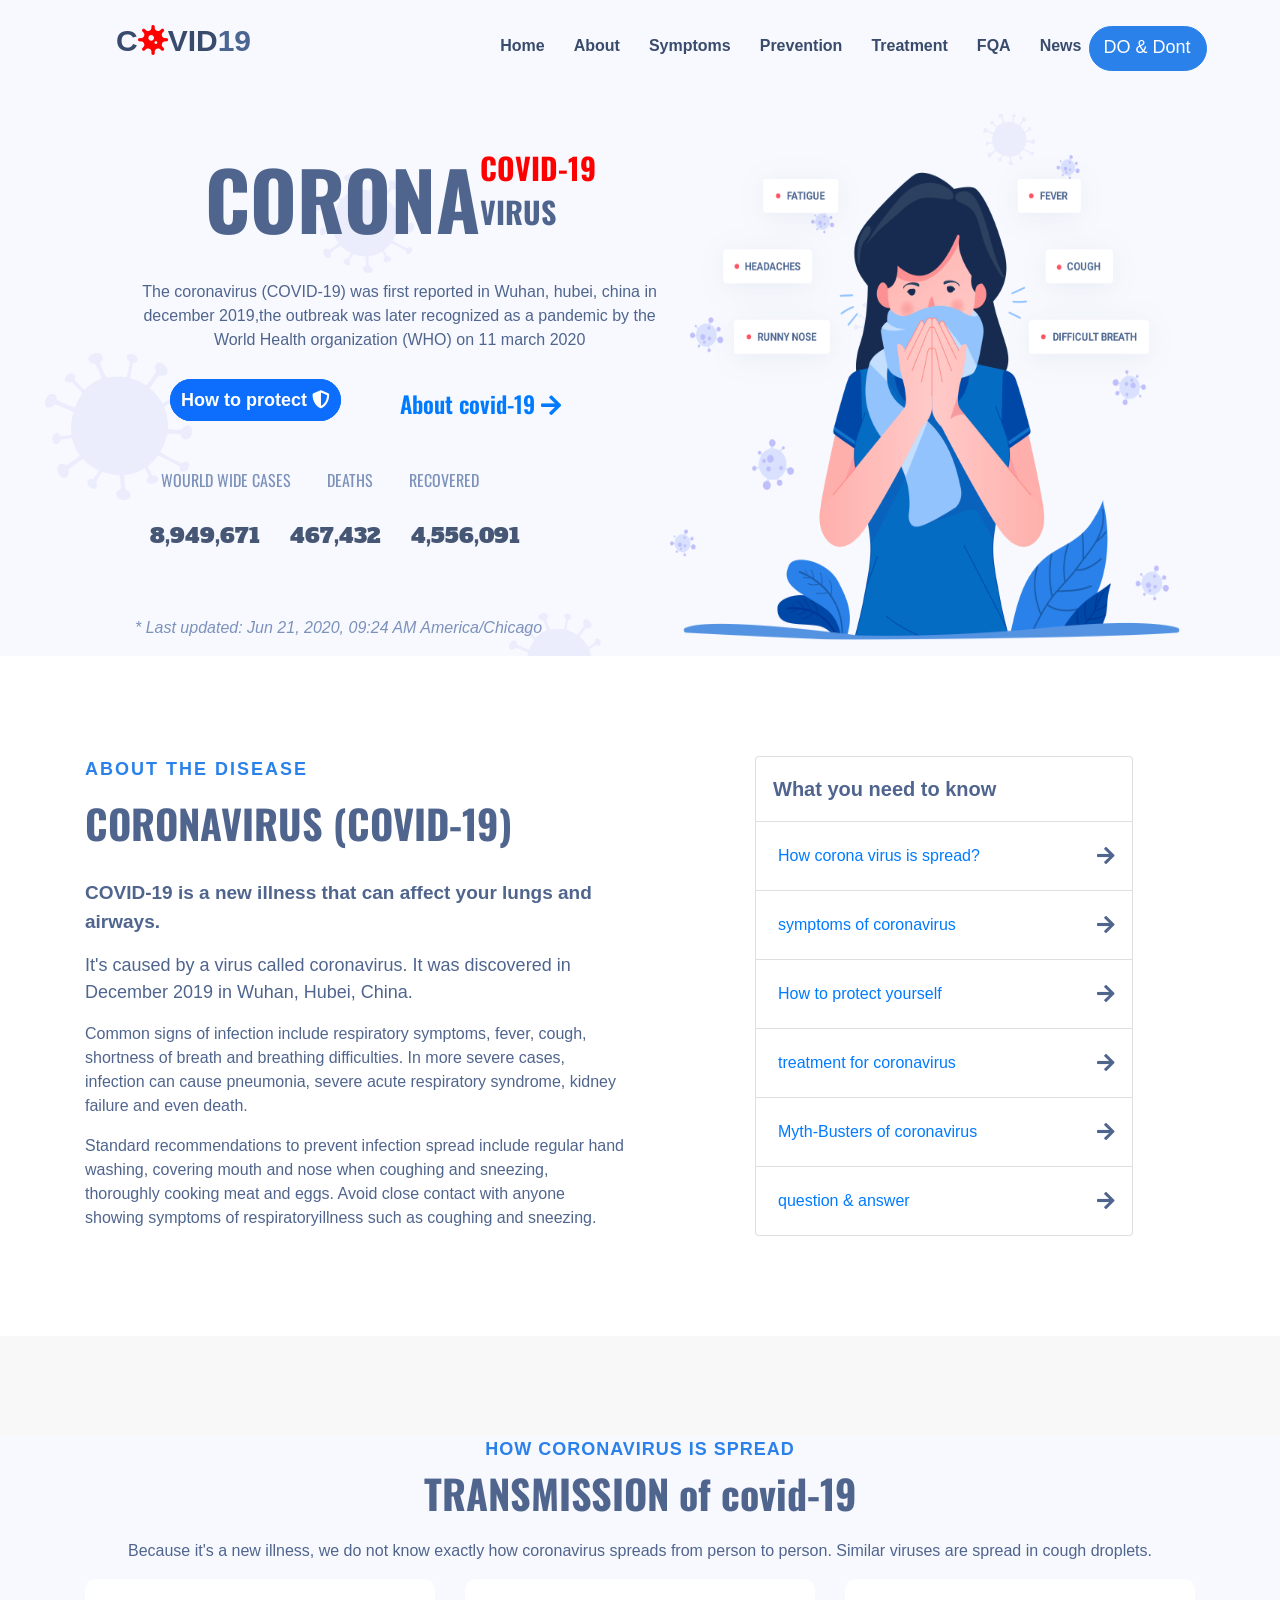
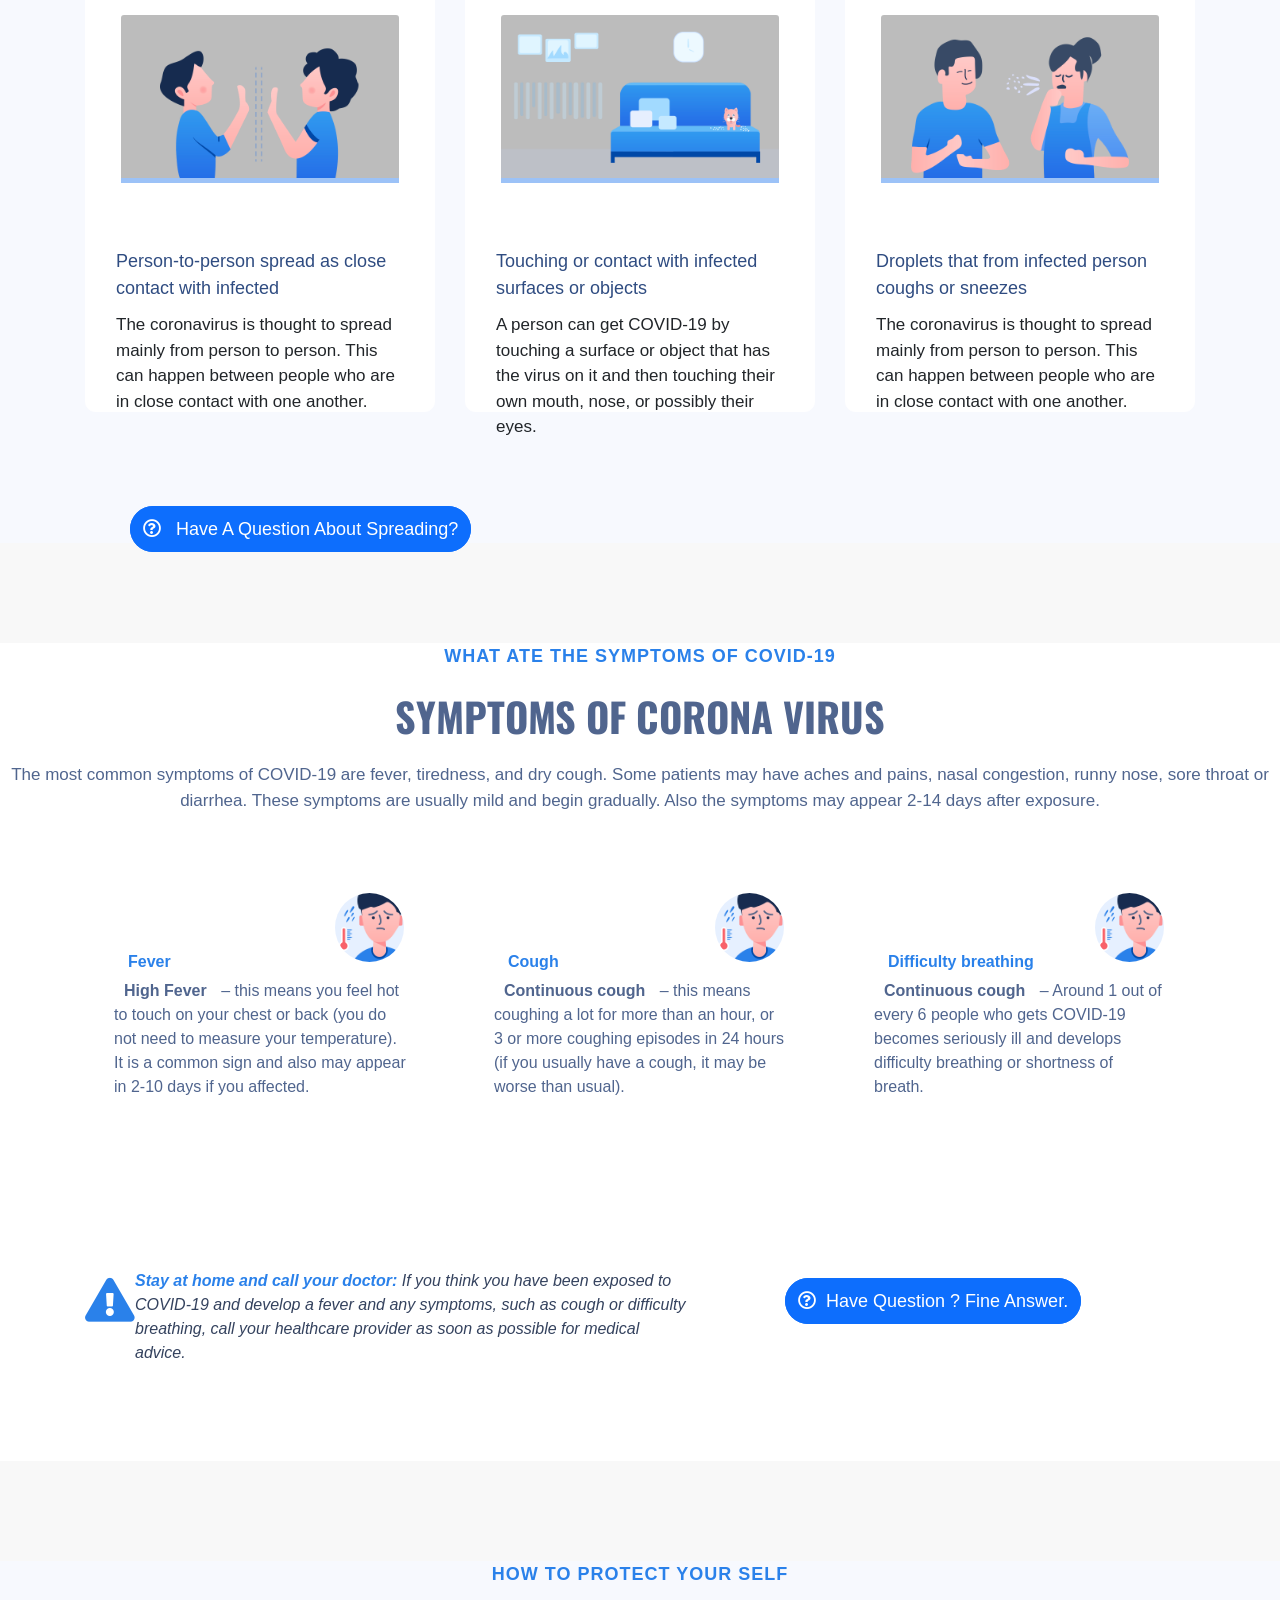
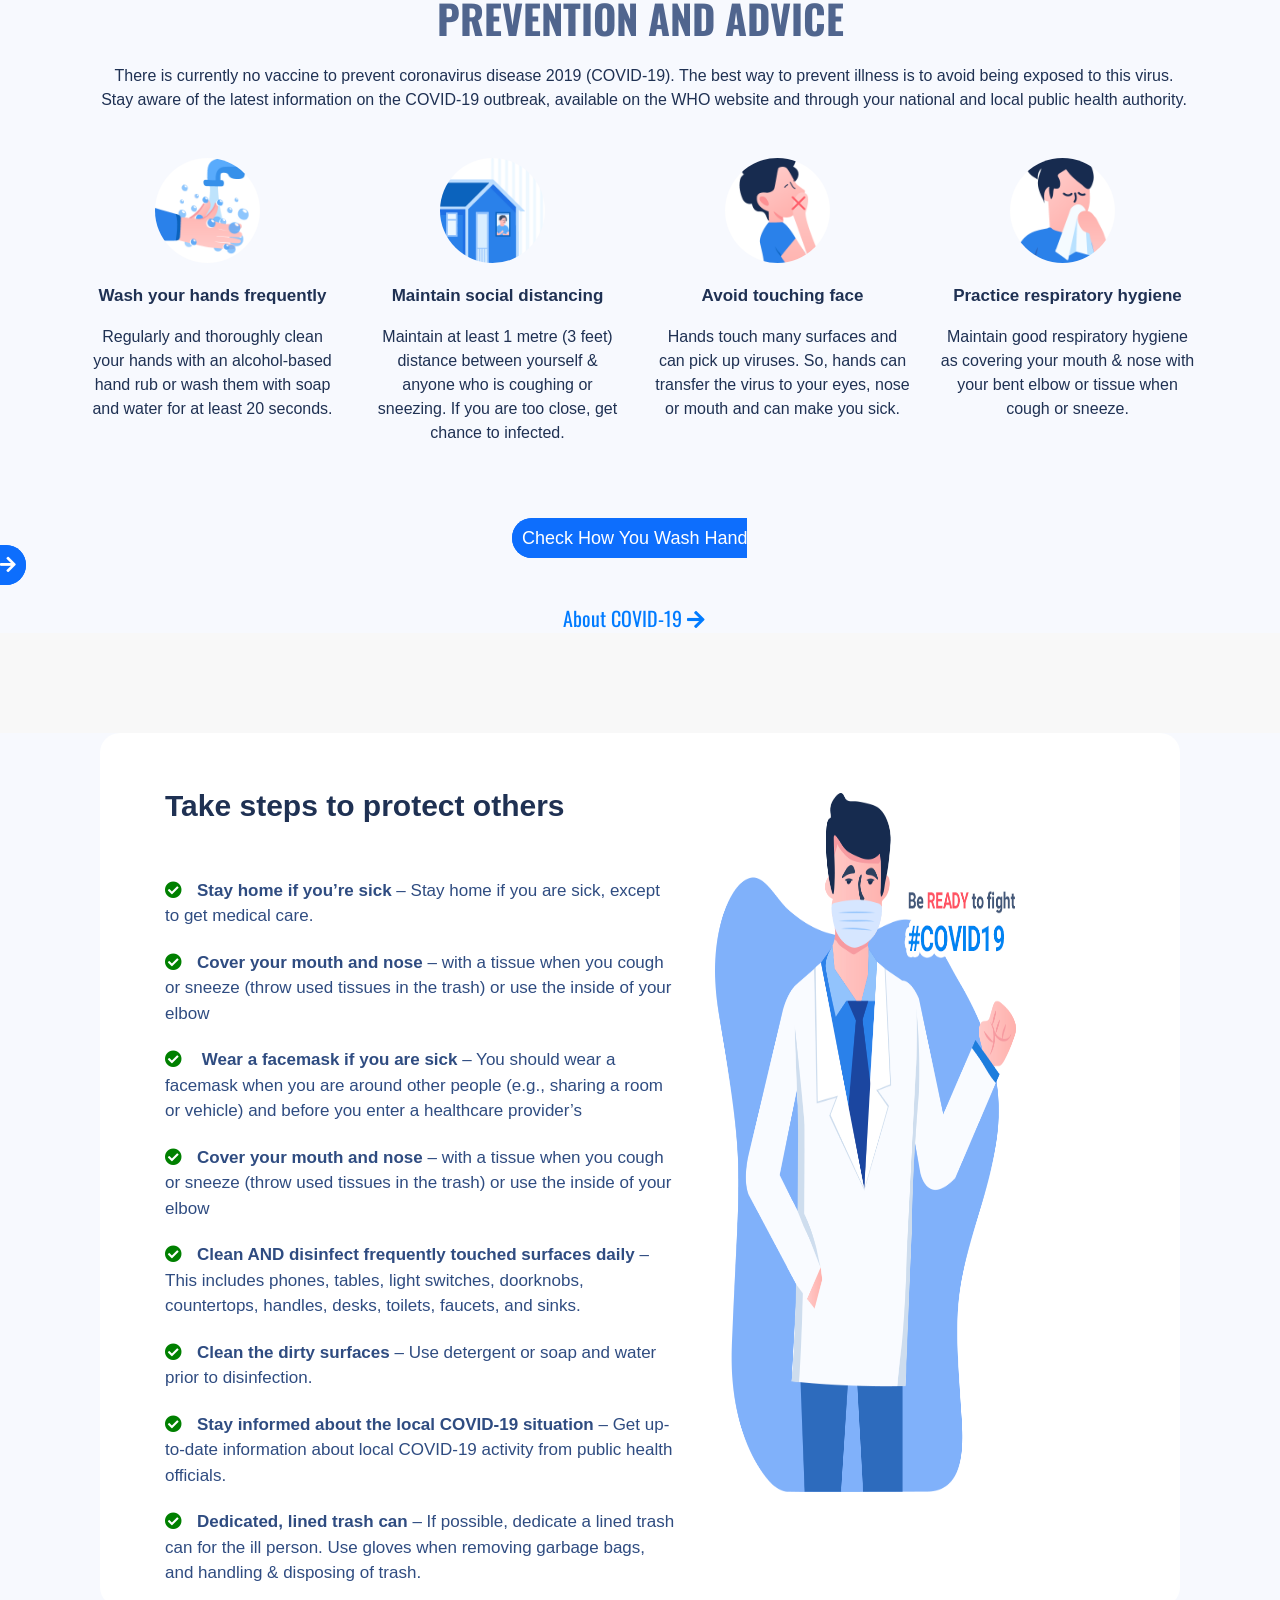
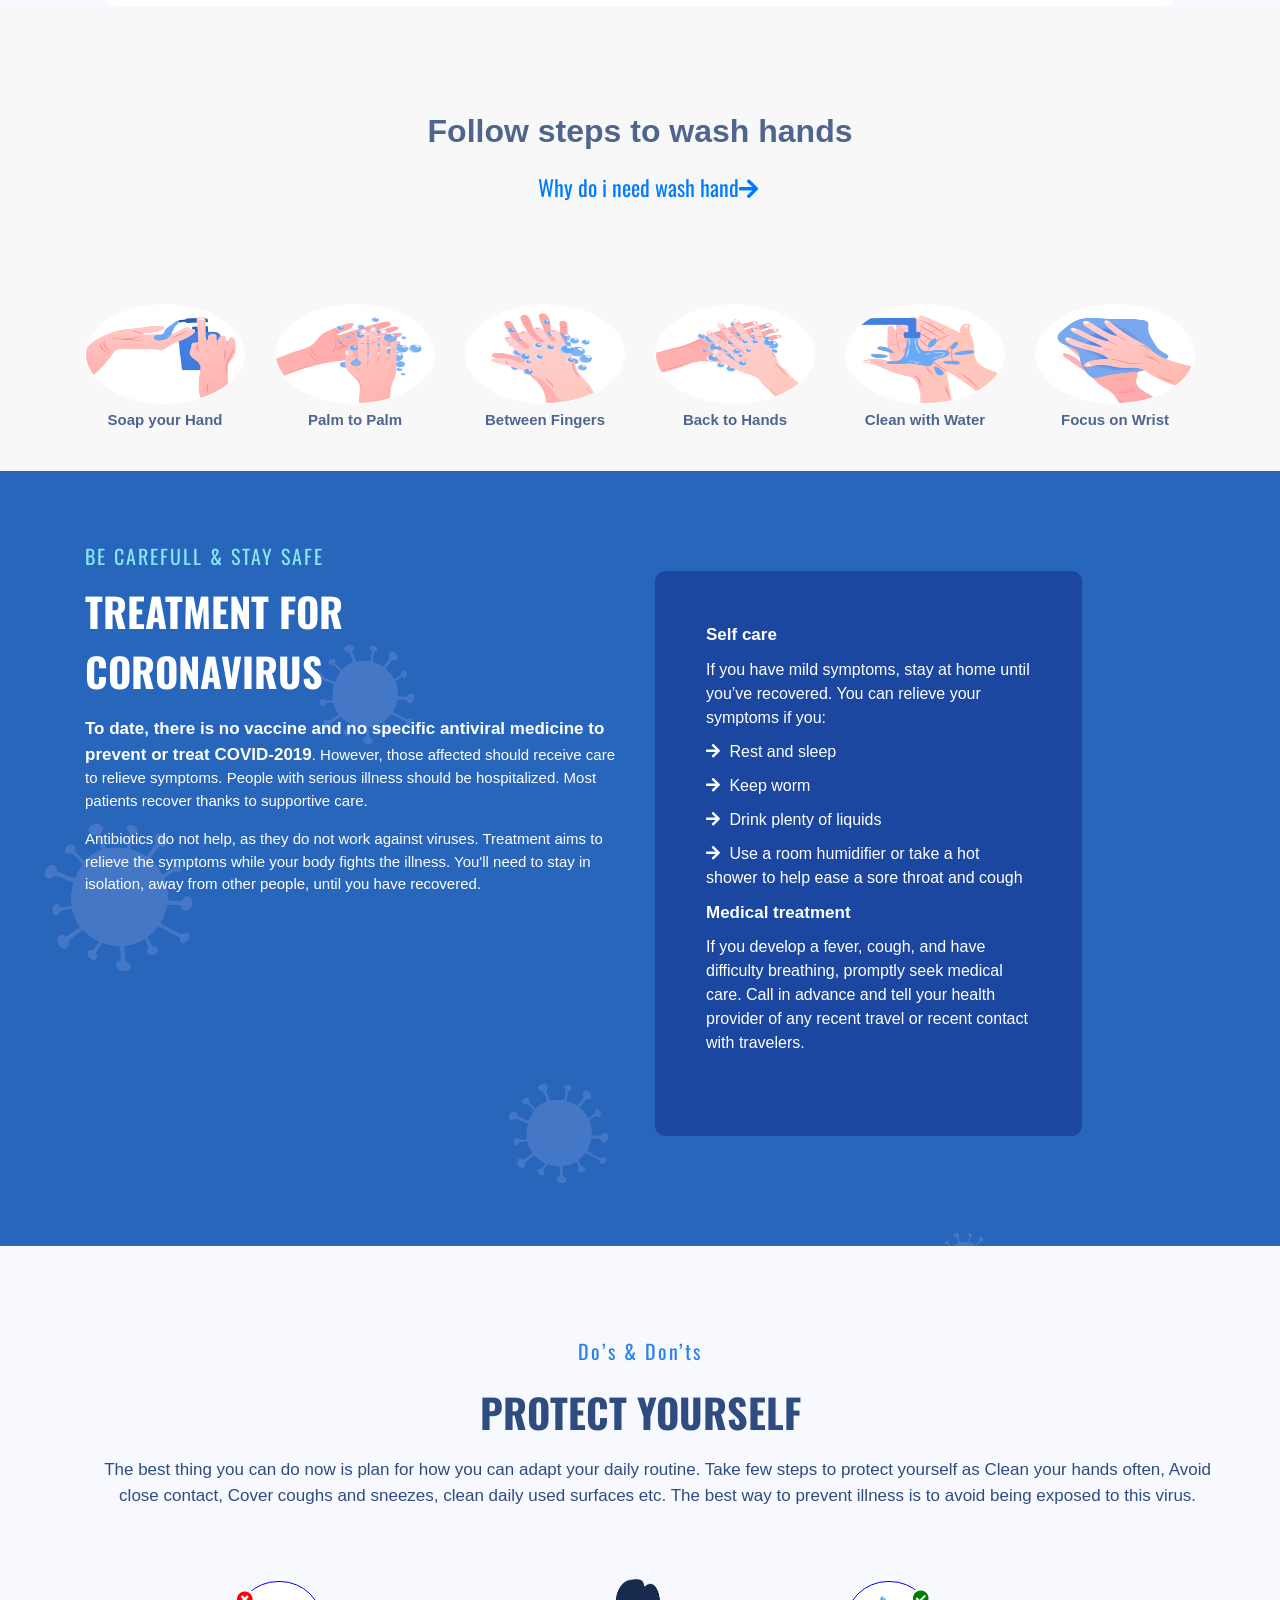
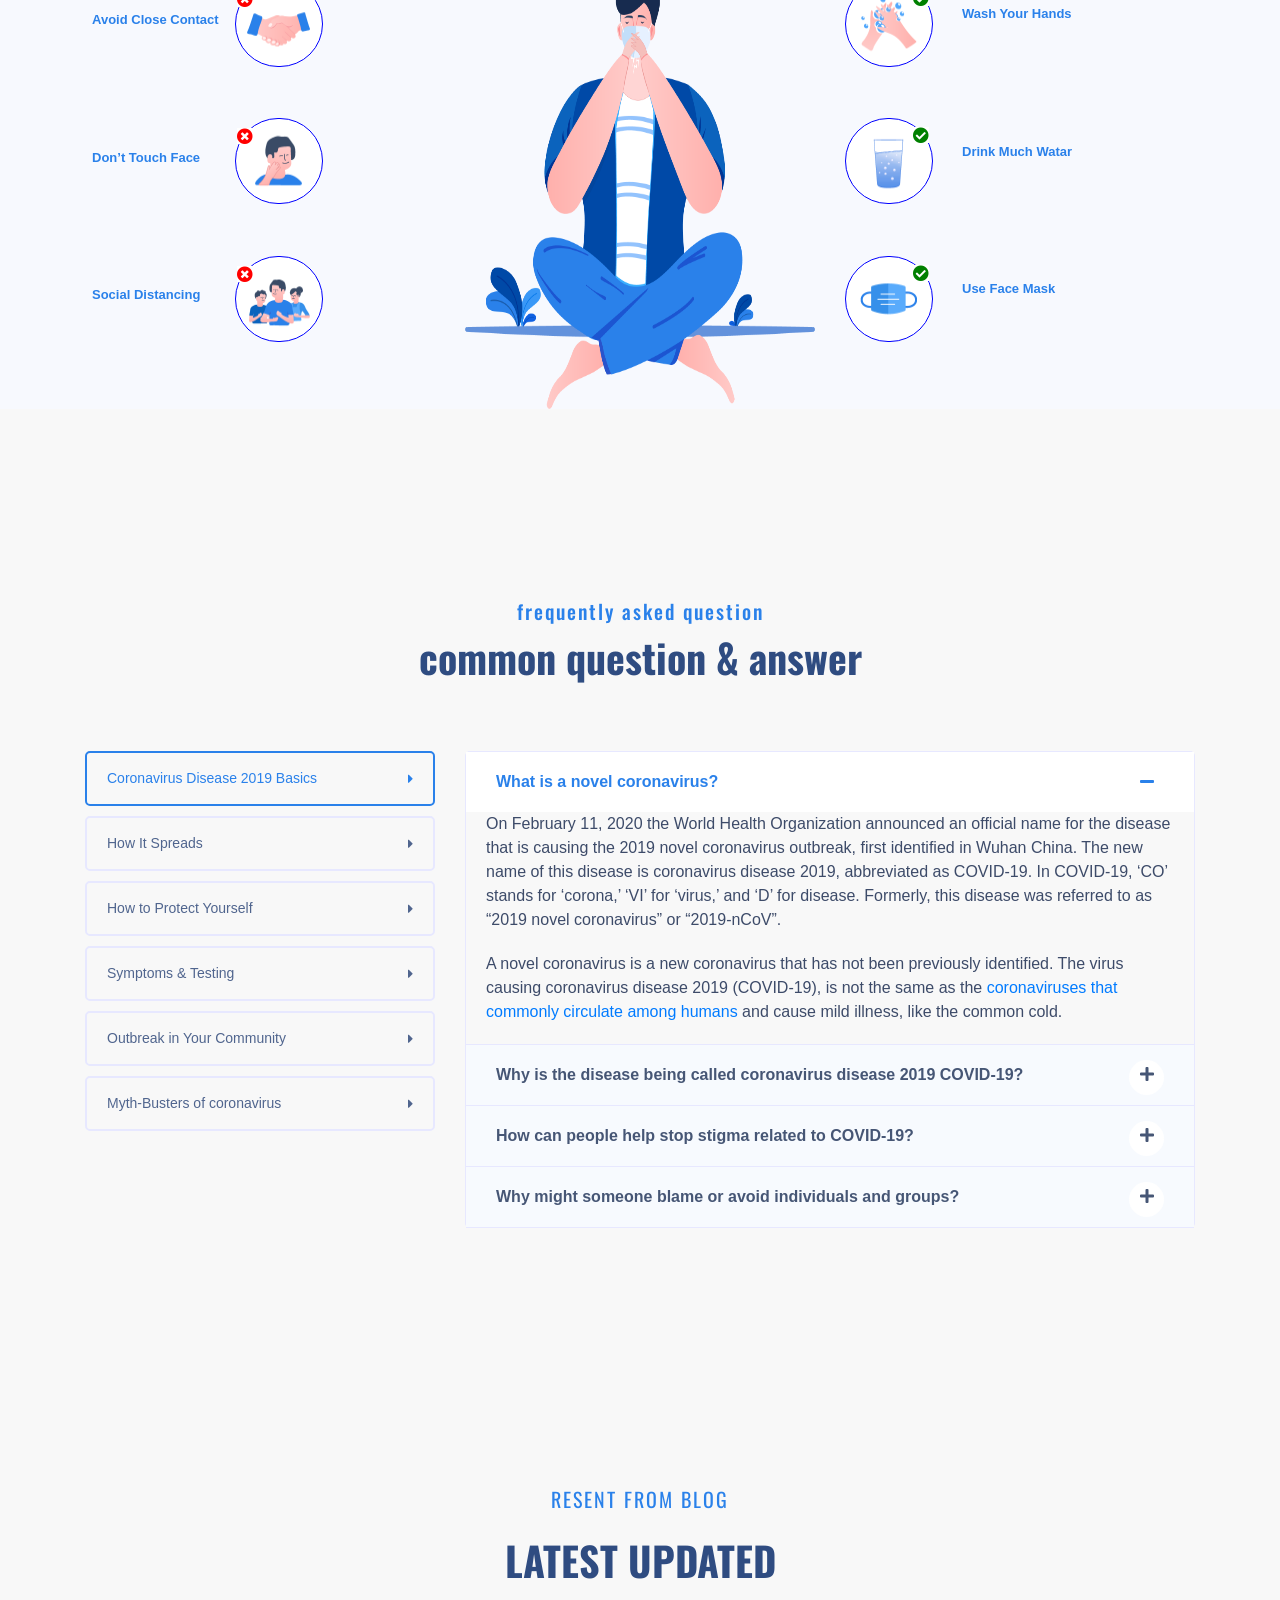
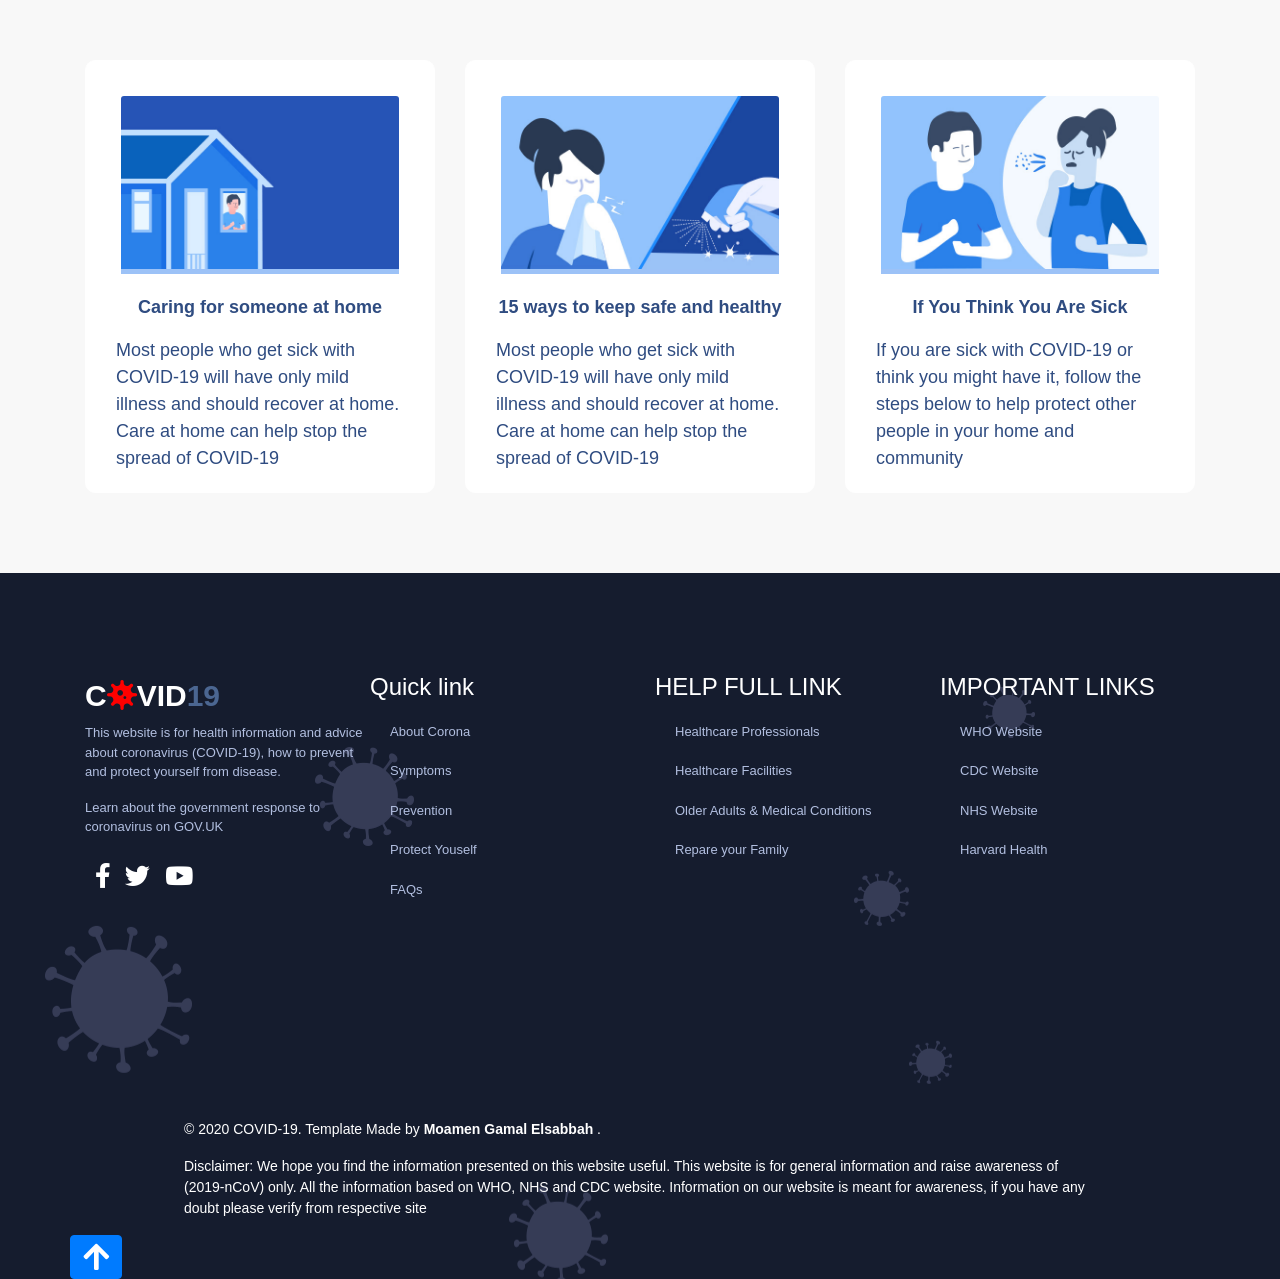
<file: basant.html>
<html>
    <head>
        <title>basant</title>
        <meta charset="utf-8">
        <meta name="viewport" content="width=device-width, initial-scale=1, shrink-to-fit=no">
        <link rel="stylesheet" href="./css/bootstrap.min.css">
        <link rel="stylesheet" href="basant.css">
        <link rel="stylesheet" href="./fontawesome/css/all.min.css">
        <link rel="preconnect" href="https://fonts.gstatic.com">
        <link href="https://fonts.googleapis.com/css2?family=Oswald:wght@200&display=swap" rel="stylesheet"> 
        <link rel="preconnect" href="https://fonts.googleapis.com">
        <link rel="preconnect" href="https://fonts.googleapis.com">
       
        <link rel="preconnect" href="https://fonts.googleapis.com">
        <link rel="preconnect" href="https://fonts.gstatic.com" crossorigin>
          <link href="https://fonts.googleapis.com/css2?family=Oswald:wght@500&display=swap" rel="stylesheet">
          <link rel="preconnect" href="https://fonts.googleapis.com">
         <link rel="preconnect" href="https://fonts.gstatic.com" crossorigin>
         <link href="https://fonts.googleapis.com/css2?family=Alfa+Slab+One&family=Oswald:wght@500&display=swap" rel="stylesheet"> 
         
        
    </head>
    <body>
      <!--navbar-->
        
      <nav class="navbar navbar-expand-lg navbar-light ">
        <a class="navbar-brand" href="#"><p class="navbar-brand" href="#">C<span class="icon1"><i class="fas fa-virus"></i></span>VID<span class="span19">19</span> </p></a>
        <button class="navbar-toggler" type="button" data-toggle="collapse" data-target="#navbarNav" aria-controls="navbarNav" aria-expanded="false" aria-label="Toggle navigation">
          <span class="navbar-toggler-icon"></span>
        </button>
        <div class="collapse navbar-collapse" id="navbarNav">
          <ul class="navbar-nav">
            
            <li class="nav-item">
              <a class="nav-link" href="#home">Home</a>
            </li>
            <li class="nav-item">
              <a class="nav-link" href="#about">About </a>
            </li>
            <li class="nav-item">
                <a class="nav-link" href="#symp">Symptoms</a>
              </li>
              <li class="nav-item">
                <a class="nav-link" href="#prev">Prevention</a>
              </li>
              <li class="nav-item">
                <a class="nav-link" href="#treatment">Treatment</a>
              </li>
              <li class="nav-item">
                <a class="nav-link" href="#faq">FQA</a>
              </li>
              <li class="nav-item">
                <a class="nav-link" href="#news">News</a>
              </li>
              <li class="nav-item-last">
                <a class="nav-link do" href="#doanddont">DO & Dont</a>
              </li>
           
          </ul>
        </div>
      </nav>
    <!-- endnavbar-->
    <!--home-->

    <div class="homebg" id="home">
      <div class="container">
         <div class="row">
           <div class="col-sm-6">
              <div class="home1">

                    <h1 class="homeh1">CORONA</h1>

                    <h3 class="homeh2">COVID-19</h3>
                    
                    <h3 class="homeh3">VIRUS</h3>
                    
                     
                  
                      <p class="homep1">The coronavirus (COVID-19) was first reported in Wuhan, hubei, china in december 2019,the outbreak was later recognized as a pandemic 
                        by the World Health organization (WHO)
                       on 11 march 2020</p>
                       
                      <div class="homelink0">
                       <a class="homelink1" href="#doanddont">How to protect <i class="fas fa-shield-alt"></i></a>
                      </div>
                     
                     <div class="homelink2">
                       <a class="homelink4" href="#about">About covid-19 <i class="fas fa-arrow-right"></i></a>
                     </div>
                     
                    

                          <div class="rates">

                           <div class="rates1">
                             <p class="txt">WOURLD WIDE CASES</p>
                             <p class="txt2"> DEATHS </p>
                             <p class="txt3">RECOVERED</p>
                           </div>


                           <div class="rates2"> 
                             <p class="rate">8,949,671</p>
                       
                             <p class="rate">467,432</p>

                               <p class="rate">4,556,091</p>
                            </div>
                             
                       
                         </div>

                     <P class="homep">* Last updated: Jun 21, 2020, 09:24 AM America/Chicago</P>

                
              </div>
           </div>

         <div class="col-sm-6">
             <div class="container">
               <div class="homeimg">
               
                  <img class="imghome" src="./img/header-a.png">
                 </div>
            </div>
         </div>


         </div>
        </div>
       </div> 
     </div>  
        <!-- end Home-->


           <!--About corona-->
      <div class="about" id="about"> 
        <div class="container">
         <div class="row">
         <div class="col-sm-6">
             <div class="about p">
                 <p class="phara1">ABOUT  THE  DISEASE</p>
             
                 <h1  class="abouth1">CORONAVIRUS (COVID-19)</h1>
                 <br>
                 
                 <p class="phara2">COVID-19 is a new illness that can affect your lungs and airways.</p>
                
                 <p class="phara3"> It's caused by a virus called coronavirus. It was discovered in December
                      2019 in Wuhan, Hubei, China.</p>
                 <p class="phara4">Common signs of infection include respiratory symptoms, fever, cough, shortness of breath and breathing difficulties. In more severe cases, infection can
                      cause pneumonia, severe acute respiratory syndrome, kidney failure and even death. </p> 
                 <p class="phara5"> Standard recommendations to prevent infection spread include regular hand washing, covering mouth and nose when coughing and sneezing, thoroughly cooking meat and eggs. Avoid close contact 
                     with anyone showing symptoms of respiratoryillness such as coughing and sneezing. </p>         


             </div>
             
         </div>
         <div class="col-sm-6">
             <div class="grouplist">
                 <ul class="list-group">
                     <li class="list-group-item ">
                         What you need to know
                       
                     </li>
                     <li class="list-group-item d-flex justify-content-between align-items-center">
                              <a  class="groupa" href="#trans">How corona virus is spread?</a>    
                       <span ><i class="fas fa-arrow-right "></i></span>
                     </li>
                     <li class="list-group-item d-flex justify-content-between align-items-center">
                       <a  class="groupa" href="#symp">symptoms of coronavirus</a> 
                       <span ><i class="fas fa-arrow-right"></i></span>
                     </li>
                     <li class="list-group-item d-flex justify-content-between align-items-center">
                       <a  class="groupa" href="#doanddont">How to protect yourself</a> 
                         <span ><i class="fas fa-arrow-right"></i></span>
                       </li>
                       <li class="list-group-item d-flex justify-content-between align-items-center">
                         <a  class="groupa" href="#treatment">treatment for coronavirus</a>
                         <span ><i class="fas fa-arrow-right"></i></span>
                       </li>
                       <li class="list-group-item d-flex justify-content-between align-items-center">
                         <a  class="groupa" href="#fqa">Myth-Busters of coronavirus</a> 
                         <span><i class="fas fa-arrow-right"></i></span>
                       </li>
                       <li class="list-group-item d-flex justify-content-between align-items-center">
                         <a  class="groupa" href="#fqa">question & answer</a>
                         <span><i class="fas fa-arrow-right"></i></span>
                       </li>
                   </ul>
                 

             </div>
         </div>
         </div>
        </div>
       </div>
     </div>
        <!-- end About corona-->
    
        <!--transmission-->
        <div class="transmission" id="trans">

          
          <p class="transp1">HOW CORONAVIRUS IS SPREAD</p>
          <p class="transp2"> TRANSMISSION of covid-19</p>
          <p class="transp3"> Because it's a new illness, we do not know exactly how coronavirus 
              spreads from person to person. Similar viruses are spread in cough droplets.</p>


              <div class="container">
               <div class="row">
               <div class="col-sm-4">
                   <div class="trans1">

                       <div class="card" style="width: 18rem;">
                           <img src="./img/spread-a.png" class="card-img-top" alt="transmission">
                           <div class="card-body">
                             <p class="card-text">Person-to-person spread as close contact with infected</p>
                             <p class="transp4">The coronavirus is thought to spread mainly from person to person. This can
                               happen between people who are in close contact with one another.</p>
                           </div>
                         </div>

                   </div>
                      
                    </div>
               <div class="col-sm-4">
                   <div class="trans2">
                       <div class="card" style="width: 18rem;">
                           <img src="./img/spread-b.png" class="card-img-top" alt="transmission">
                           <div class="card-body">
                             <p class="card-text">Touching or contact with infected surfaces or objects</p>
                             <p class="transp5">A person can get COVID-19 by touching a surface or object that has the virus 
                                 on it and then touching their own mouth, nose, or possibly their eyes.</p>
                           </div>
                         </div>

                   </div>
               </div>
               <div class="col-sm-4">
                   <div class="trans3">
                       <div class="card" style="width: 18rem;">
                           <img src="./img/spread-c.png" class="card-img-top" alt="transmission">
                           <div class="card-body">
                             <p class="card-text">Droplets that from infected person coughs or sneezes</p>
                             <p class="transp6">The coronavirus is thought to spread mainly from person to person. This can
                                  happen between people who are in close contact with one another.</p>
                           </div>
                         </div>
                     

                   </div>
               </div>
               </div>
              </div>
              <br>
              <a class="translink" href="#home"> <i class="fas fa-question-circle"></i> Have A Question About Spreading?</a>
             </div>
          <!-- end transmission-->


          <!--symptoms-->
          <div class="symptoms" id="symp">

          
            <p class="sympp1">WHAT ATE THE SYMPTOMS OF COVID-19</p>
            <P class="sympp2">SYMPTOMS OF CORONA VIRUS</P>
            <P class="sympp3">The most common symptoms of COVID-19 are fever, tiredness, and dry cough. Some patients may have aches and pains, nasal congestion, runny nose, sore throat or diarrhea. These symptoms 
              are usually mild and begin gradually. Also the symptoms may appear 2-14 days after exposure. </P>
 
              <div class="container">
               <div class="row">
               <div class="col-sm-4">
                 <div class="symppart">
                   <img class="sympimg1" src="./img/symptom-a.png" alt="symp">
                   <div class="sympphara">
                     <h6 class="symph1">Fever</h6>
                      <p class="sympp4"> <span class="sympspan">High Fever</span>  – this means you feel hot to touch on your chest or back (you do not need 
                      to measure your temperature). It is a common sign and also may appear in 2-10 days if you affected.</p>
                   </div>
                 </div>
               </div>
               <div class="col-sm-4">
                 <div class="symppart">
                   <img  class="sympimg1"src="./img/symptom-a.png" alt="symp">
                   <div class="sympphara">
                     <h6 class="symph1">Cough</h6>
                      <p class="sympp4"> <span class="sympspan">Continuous cough</span>  – this means coughing a lot for more than an hour, or 3 or more coughing episodes in
                        24 hours (if you usually have a cough, it may be worse than usual).</p>
 
                   </div>
 
                 </div>
               </div>
               <div class="col-sm-4">
                 <div class="symppart">
                   <img class="sympimg1" src="./img/symptom-a.png" alt="symp">
                   <div class="sympphara">
                     <h6 class="symph1">Difficulty breathing</h6>
                      <p class="sympp4"> <span class="sympspan">Continuous cough</span>  – Around 1 out of every 6 people who gets COVID-19 
                       becomes seriously ill and develops difficulty breathing or shortness of breath.</p>
                   </div>
           
                 </div>
               </div>
               </div>
              </div>
 
 
              <div class="container">
               <div class="row">
               <div class="col-sm-6">
                 <div class="paragrph">
                   <i class="fas fa-exclamation-triangle"></i>
                    <p class="sympp5">    <span class="sympspan2"> Stay at home and call your doctor:</span> If you think you have been exposed to COVID-19 and develop a fever and any symptoms, such as cough
                     or difficulty breathing, call your healthcare provider as soon as possible for medical advice.</p>
                 </div>
               </div>
               <div class="col-sm-6">
                 <div class="link">
                   <a class="translink2" href="#home"> <i class="fas fa-question-circle"></i>Have Question ? Fine Answer. </a>
                 </div>
               </div>
               </div>
              </div>
             </div>
 
            <!-- end symptoms-->



            <!--prevention-->
           <div class="prevention" id="prev">

           
            <p class="preventionp1">HOW TO PROTECT YOUR SELF</p>
            <P class="preventionp2">PREVENTION AND ADVICE</P>
            <p class="preventionp3">There is currently no vaccine to prevent coronavirus disease 2019 (COVID-19). The best way to prevent illness is to avoid being exposed to this virus. Stay aware of the latest information on the COVID-19 outbreak, 
              available on the WHO website and through your national and local public health authority.</p>
 
              <div class="container">
               <div class="row prev">
               <div class="col-sm-3">
                 <div class="prev">
                   <img class="preimg" src="./img/advice-a.png" alt="Prevention">
                   <p class="preventionp4">Wash your hands frequently</p>
                   <p class="preventionp5">Regularly and thoroughly clean your hands with 
                     an alcohol-based hand rub or wash them with soap and water for at least 20 seconds.</p>
 
                 </div>
               </div>
               <div class="col-sm-3">
                 <div class="prev">
                   <img class="preimg"  src="./img/advice-b.png" alt="Prevention">
                   <p class="preventionp4">Maintain social distancing</p>
                   <p class="preventionp5">Maintain at least 1 metre (3 feet) distance between yourself & anyone
                      who is coughing or sneezing. If you are too close, get chance to infected.</p>
 
                 </div>
               </div>
               <div class="col-sm-3">
                 <div class="prev">
                   <img  class="preimg" src="./img/advice-c.png" alt="Prevention">
                   <p class="preventionp4">Avoid touching face</p>
                   <p class="preventionp5">Hands touch many surfaces and can pick up viruses. So, 
                     hands can transfer the virus to your eyes, nose or mouth and can make you sick.</p>
 
                 </div>
               </div>
               <div class="col-sm-3">
                 <div class="prev">
                   <img  class="preimg" src="./img/advice-d.png" alt="Prevention">
                   <p class="preventionp4">Practice respiratory hygiene</p>
                   <p class="preventionp5">Maintain good respiratory hygiene 
                     as covering your mouth & nose with your bent elbow or tissue when cough or sneeze.</p>
 
                 </div>
               </div>
               </div>
              </div>
              
 
              <a class="preventionp6" href="#home">Check How You Wash Hand  <i class="fas fa-arrow-right"></i></a>
              <br>
              <br>
              
              <a  class="preventionp7" href="#home"> About COVID-19 <i class="fas fa-arrow-right"></i> </a>
             </div>
             
            <!-- end prevention-->

            
             <!--steps-->


           <div class="steps1">

               <div class="steps2">

            <div class="container">
             <div class="row">
             <div class="col-sm-6">
               <div class="prev2">
                 <p class="prevtitle"> Take steps to protect others</p>
                 
                 <p class="prevp3"> <span class="prevspan"> <i class="fas fa-check-circle"></i>Stay home if you’re sick</span>  – Stay home if you are sick,
                    except to get medical care.</p>
                   

                    <p class="prevp3"> <span class="prevspan"> <i class="fas fa-check-circle"></i>Cover your mouth and nose</span>  –  with a tissue when you cough or sneeze 
                     (throw used tissues in the trash) or use the inside of your elbow</p>

                     <p class="prevp3"> <span class="prevspan"><i class="fas fa-check-circle"></i> Wear a facemask if you are sick </span>  –  You should wear a facemask when you are around other people 
                       (e.g., sharing a room or vehicle) and before you enter a healthcare provider’s</p>

                       <p class="prevp3"> <span class="prevspan"><i class="fas fa-check-circle"></i>Cover your mouth and nose</span>  –  with a tissue when you cough or sneeze 
                         (throw used tissues in the trash) or use the inside of your elbow</p>


                         <p class="prevp3"> <span class="prevspan"><i class="fas fa-check-circle"></i>Clean AND disinfect frequently touched surfaces daily</span>  –  This includes phones, tables, light switches, doorknobs, 
                           countertops, handles, desks, toilets, faucets, and sinks. </p>

                           <p class="prevp3"> <span class="prevspan"><i class="fas fa-check-circle"></i>Clean the dirty surfaces</span>  –  Use detergent or soap and water prior to disinfection.</p>

                           <p class="prevp3"> <span class="prevspan"><i class="fas fa-check-circle"></i>Stay informed about the local COVID-19 situation</span>  – Get up-to-date information about local COVID-19 activity from public health officials.</p>

                           <p class="prevp3"> <span class="prevspan"> <i class="fas fa-check-circle"></i>Dedicated, lined trash can</span>  –  If possible, dedicate a lined trash can for the ill person. Use gloves when removing garbage bags, 
                             and handling & disposing of trash.</p>

               </div>
             </div>
             <div class="col-sm-6">
               <div class="prev3">
                 <img class="prevsteps" src="./img/steps.png" alt="Prevention">

               </div>
             </div>
             </div>
            </div>
           </div>
           </div>
            <p class="follow">Follow steps to wash hands</p>
            <a  class="followlink" href="#home">Why do i need wash hand<i class="fas fa-arrow-right"></i> </a>

                <!--Steps-->
                <section class="follow" id="follow">
                  <div class="container">
                   
                      <div class="follow-imgs">
                          <div class="row justify-content-between">
                              <div class="step-img col-6 col-md-4 col-lg-2">
                                  <img src="./img/hand-a.png">
                                  <p>Soap your Hand</p>
                              </div>
                              <div class="step-img col-6 col-md-4 col-lg-2">
                                  <img src="./img/hand-b.png">
                                  <p>Palm to Palm</p>
                              </div>
                              <div class="step-img col-6 col-md-4 col-lg-2">
                                  <img src="./img/hand-c.png">
                                  <p>Between Fingers</p>
                              </div>
                              <div class="step-img col-6 col-md-4 col-lg-2">
                                  <img src="./img/hand-d.png">
                                  <p>Back to Hands</p>
                              </div>
                              <div class="step-img col-6 col-md-4 col-lg-2">
                                  <img src="./img/hand-e.png">
                                  <p>Clean with Water</p>
                              </div>
                              <div class="step-img col-6 col-md-4 col-lg-2">
                                  <img src="./img/hand-f.png">
                                  <p>Focus on Wrist</p>
                              </div>
                          </div>
                      
                  </div>
              </section>
              <!-- end steps--> 


              <!--treatment-->
            
            <div class="container treatment " id="treatment">
              <div class="row ">
              <div class="col-sm-6">
                <div class="treatment">
                <p class="treatment1">BE CAREFULL & STAY SAFE</p>
                <P class="treatment2">TREATMENT FOR CORONAVIRUS</P>
                <p class="treatment3"> <span class="tretspan">To date, there is no vaccine and no specific antiviral medicine to prevent or treat COVID-2019</span>. However, those affected should receive care to relieve symptoms.
                   People with serious illness should be hospitalized. Most patients recover thanks to supportive care.</p>
                 <p class="treatment4">Antibiotics do not help, as they do not work against viruses. Treatment aims to relieve the symptoms while your body fights
                      the illness. You'll need to stay in isolation, away from other people, until you have recovered.</p>
                </div>
              </div>
              <div class="col-sm-6">
                <div class="tretment2">
                  <p class="tretment5">Self care</p>
                  <p class="tretment6">If you have mild symptoms, stay at home until you’ve recovered. You can relieve your symptoms if you: </p>
                  <p class="tretment6"> <i class="fas fa-arrow-right tretment"></i> Rest and sleep</p>
                  <p class="tretment6"> <i class="fas fa-arrow-right tretment"></i> Keep worm</p>
                  <p class="tretment6"> <i class="fas fa-arrow-right tretment "></i> Drink plenty of liquids</p>
                  <p class="tretment6"> <i class="fas fa-arrow-right tretment"></i> Use a room humidifier or take a hot shower to help ease a sore throat and cough </p>
                  <p class="treatment7">Medical treatment</p>
                  <p class="tretment6">If you develop a fever, cough, and have difficulty breathing, promptly seek medical care. Call in advance and
                     tell your health provider of any recent travel or recent contact with travelers.</p>
                </div>
              </div>
              </div>
             </div>


              <!-- end treatment-->


                  <!--  protect-->

             <div class="protect" id="doanddont">
              <div class="protecthead">
               <p class="proh1">Do’s & Don’ts</p>
               <p class="proh2"> PROTECT YOURSELF</p>
               <p class="proh3">The best thing you can do now is plan for how you can adapt your daily routine. Take few steps to protect yourself as Clean your hands often, Avoid close contact, Cover coughs and sneezes, 
                 clean daily used surfaces etc. The best way to prevent illness is to avoid being exposed to this virus.</p>
              </div>
             

           

            <div class="container">
             <div class="row">
             <div class="col-sm-4">
               <div class="txtpro">
                  <p class="txtpro2">Avoid Close Contact</p>
               </div>
               <div class="proicon">
                 <i class="fas fa-times-circle"></i>
               </div>
               <div class="proimg1">
                 <img  class="protectimg" src="./img/donts-a.png" alt="dont">

               </div>

               <div class="txtpro">
                 <p class="txtpro2">Don’t Touch Face</p>
              </div>
              <div class="proicon">
                <i class="fas fa-times-circle"></i>
              </div>
              <div class="proimg1">
                <img class="protectimg" src="./img/donts-b.png" alt="dont">

              </div>

              <div class="txtpro">
               <p class="txtpro2">Social Distancing</p>
            </div>
            <div class="proicon">
              <i class="fas fa-times-circle"></i>
            </div>
            <div class="proimg1">
              <img class="protectimg" src="./img/donts-c.png" alt="dont">

            </div>
             </div>
             <div class="col-sm-4">
               <div class="proimg2">
                   <img class="proimg3" src="./img/protect.png" alt="protect">
               </div>
             </div>
             <div class="col-sm-4">
               <div class="txtpro2">
                 <p class="txtpro3">Wash Your Hands</p>
              </div>
              <div class="proicon2">
               <i class="fas fa-check-circle do"></i>
              </div>
              <div class="proimg4">
                <img class="protectimg2" src="./img/dos-a.png" alt="dont">

              </div>

              <div class="txtpro2">
                <p class="txtpro3">Drink Much Watar</p>
             </div>
             <div class="proicon2">
               <i class="fas fa-check-circle do"></i>
             </div>
             <div class="proimg4">
               <img class="protectimg2" src="./img/dos-b.png" alt="dont">

             </div>

             <div class="txtpro2">
              <p class="txtpro3">Use Face Mask</p>
           </div>
           <div class="proicon2">
             <i class="fas fa-check-circle do"></i>
           </div>
           <div class="proimg4">
             <img  class="protectimg2" src="./img/dos-c.png" alt="dont">

           </div>
            </div>

             </div>
             </div>
           </div>
           
         </div>
       
     
             <!-- endprotect-->
            
             <!--FAQ-->

             <section class="faq" id="faq">
              <div class="container">
                  <div class="faq-text">
                      <h3 class="faq-h3">frequently asked question</h3>
                      <h2 class="faq-h2">common question & answer</h2>
                  </div>
                  <div class="faq-boxs">
                      <div class="row">
                          <div class="faq-box-select col-lg-4 col-12">
                              <ul>
                                  <li class="color-faq active"><p>Coronavirus Disease 2019 Basics</p><i class="fas fa-caret-right"></i></li>
                                  <li class="color-faq"><p>How It Spreads</p><i class="fas fa-caret-right"></i></li>
                                  <li class="color-faq"><p>How to Protect Yourself</p><i class="fas fa-caret-right"></i></li>
                                  <li class="color-faq"><p>Symptoms & Testing</p><i class="fas fa-caret-right"></i></li>
                                  <li class="color-faq"><p>Outbreak in Your Community</p><i class="fas fa-caret-right"></i></li>
                                  <li class="color-faq"><p>Myth-Busters of coronavirus</p><i class="fas fa-caret-right"></i></li>
                              </ul>
                          </div>
                          <div class="faq-text col-lg-8 col-12">
                              <ul class="item">
                                  <li class="click1 style-li"><p>What is a novel coronavirus?</p><div class="icon-plus hide"><i class="fas fa-plus"></i></div><div class="icon-minus"><i class="fas fa-minus"></i></div></li>
                                  <div class="ul-text">
                                      <p>On February 11, 2020 the World Health Organization announced an official name for the disease that is causing the 2019 novel coronavirus outbreak, first identified in Wuhan China. The new name of this disease is coronavirus disease 2019, abbreviated as COVID-19. In COVID-19, ‘CO’ stands for ‘corona,’ ‘VI’ for ‘virus,’ and ‘D’ for disease. Formerly, this disease was referred to as “2019 novel coronavirus” or “2019-nCoV”.</p>
                                      <p>A novel coronavirus is a new coronavirus that has not been previously identified. The virus causing coronavirus disease 2019 (COVID-19), is not the same as the <span>coronaviruses that commonly circulate among humans</span> and cause mild illness, like the common cold.</p>
                                  </div>
                                  <li class="click2"><p>Why is the disease being called coronavirus disease 2019         COVID-19?</p><div class="icon-plus"><i class="fas fa-plus"></i></div><div class="icon-minus hide"><i class="fas fa-minus"></i></div></li>
                                  <div class="ul-text hide">
                                      <p>On February 11, 2020 the World Health Organization announced an official name for the disease that is causing the 2019 novel coronavirus outbreak, first identified in Wuhan China. The new name of this disease is coronavirus disease 2019, abbreviated as COVID-19. In COVID-19, ‘CO’ stands for ‘corona,’ ‘VI’ for ‘virus,’ and ‘D’ for disease. Formerly, this disease was referred to as “2019 novel coronavirus” or “2019-nCoV”.</p>
                                      <p>There are <span>many types</span> of human coronaviruses including some that commonly cause mild upper-respiratory tract illnesses. COVID-19 is a new disease, caused be a novel (or new) coronavirus that has not previously been seen in humans. The name of this disease was selected following the World Health Organization (WHO) best practiceexternal icon for naming of new human infectious diseases.</p>
                                  </div>
                                  <li class="click3"><p>How can people help stop stigma related to COVID-19?</p><div class="icon-plus"><i class="fas fa-plus"></i></div><div class="icon-minus hide"><i class="fas fa-minus"></i></div></li>
                                  <div class="ul-text hide">
                                      <p>People can fight stigma and help, not hurt, others by providing social support. Counter stigma by learning and sharing facts. Communicating the facts that viruses do not target specific racial or ethnic groups and how COVID-19 actually spreads can help stop stigma.</p>
                                  </div>
                                  <li class="click4"><p>Why might someone blame or avoid individuals and groups?</p><div class="icon-plus"><i class="fas fa-plus"></i></div><div class="icon-minus hide"><i class="fas fa-minus"></i></div></li>
                                  <div class="ul-text hide">
                                      <p>People in the U.S. may be worried or anxious about friends and relatives who are living in or visiting areas where COVID-19 is spreading. Some people are worried about the disease. Fear and anxiety can lead to social stigma, for example, towards Chinese or other Asian Americans or people who were in quarantine.</p>
                                      <p>Stigma is discrimination against an identifiable group of people, a place, or a nation. Stigma is associated with a lack of knowledge about how COVID-19 spreads, a need to blame someone, fears about disease and death, and gossip that spreads rumors and myths.</p>
                                      <p>Stigma hurts everyone by creating more fear or anger towards ordinary people instead of the disease that is causing the problem.</p>
                                  </div>
                              </ul>
                              <ul class="item">
                                  <li class="click1 style-li"><p>What is the source of the virus?</p><div class="icon-plus hide"><i class="fas fa-plus"></i></div><div class="icon-minus"><i class="fas fa-minus"></i></div></li>
                                  <div class="ul-text">
                                      <p>Coronaviruses are a large family of viruses. Some cause illness in people, and others, such as canine and feline coronaviruses, only infect animals. Rarely, animal coronaviruses that infect animals have emerged to infect people and can spread between people. This is suspected to have occurred for the virus that causes COVID-19. Middle East Respiratory Syndrome (MERS) and Severe Acute Respiratory Syndrome (SARS) are two other examples of coronaviruses that originated from animals and then spread to people. More information about the <span>source and spread of COVID-19 is available on the Situation Summary: Source and Spread of the Virus.</span></p>
                                  </div>
                                  <li class="click2"><p>How does the virus spread?</p><div class="icon-plus"><i class="fas fa-plus"></i></div><div class="icon-minus hide"><i class="fas fa-minus"></i></div></li>
                                  <div class="ul-text hide">
                                      <p>This virus was first detected in Wuhan City, Hubei Province, China. The first infections were linked to a live animal market, but the virus is now spreading from person-to-person. It’s important to note that person-to-person spread can happen on a continuum. Some viruses are highly contagious (like measles), while other viruses are less so.</p>
                                      <p>The virus that causes COVID-19 seems to be spreading easily and sustainably in the community (“community spread”) in <span>some affected geographic areas.</span> Community spread means people have been infected with the virus in an area, including some who are not sure how or where they became infected.</p>
                                      <p>Learn what is known about the <span>spread of newly emerged coronaviruses.</span></p>
                                  </div>
                                  <li class="click3"><p>Can someone who has had COVID-19 spread the illness to others?</p><div class="icon-plus"><i class="fas fa-plus"></i></div><div class="icon-minus hide"><i class="fas fa-minus"></i></div></li>
                                  <div class="ul-text hide">
                                      <p>The virus that causes COVID-19 is <span>spreading from person-to-person.</span> Someone who is actively sick with COVID-19 can spread the illness to others. That is why CDC recommends that these patients be isolated either in the hospital or at home (depending on how sick they are) until they are better and no longer pose a risk of infecting others.</p>
                                      <p>How long someone is actively sick can vary so the decision on when to release someone from isolation is made on a case-by-case basis in consultation with doctors, infection prevention and control experts, and public health officials and involves considering specifics of each situation including disease severity, illness signs and symptoms, and results of laboratory testing for that patient.</p>
                                      <p>Current <span>CDC guidance for when it is OK to release someone from isolation</span> is made on a case by case basis and includes meeting all of the following requirements:</p>
                                      <p>The patient is free from fever without the use of fever-reducing medications.</p>
                                      <p>The patient is no longer showing symptoms, including cough.</p>
                                      <p>The patient has tested negative on at least two consecutive respiratory specimens collected at least 24 hours apart.</p>
                                      <p>Someone who has been released from isolation is not considered to pose a risk of infection to others.</p>
                                  </div>
                                  <li class="click4"><p>Will warm weather stop the outbreak of COVID-19?</p><div class="icon-plus"><i class="fas fa-plus"></i></div><div class="icon-minus hide"><i class="fas fa-minus"></i></div></li>
                                  <div class="ul-text hide">
                                      <p>It is not yet known whether weather and temperature impact the spread of COVID-19. Some other viruses, like the common cold and flu, spread more during cold weather months but that does not mean it is impossible to become sick with these viruses during other months. At this time, it is not known whether the spread of COVID-19 will decrease when weather becomes warmer. There is much more to learn about the transmissibility, severity, and other features associated with COVID-19 and investigations are ongoing.</p>
                                  </div>
                                  <li class="click5"><p>Can the virus that causes COVID-19 be spread through food, including refrigerated or frozen food?</p><div class="icon-plus"><i class="fas fa-plus"></i></div><div class="icon-minus hide"><i class="fas fa-minus"></i></div></li>
                                  <div class="ul-text hide">
                                      <p>Coronaviruses are generally thought to be spread from person-to-person through respiratory droplets. Currently there is no evidence to support transmission of COVID-19 associated with food. Before preparing or eating food it is important to always wash your hands with soap and water for 20 seconds for general food safety. Throughout the day wash your hands after blowing your nose, coughing or sneezing, or going to the bathroom.</p>
                                      <p>It may be possible that a person can get COVID-19 by touching a surface or object that has the virus on it and then touching their own mouth, nose, or possibly their eyes, but this is not thought to be the main way the virus spreads.</p>
                                      <p>In general, because of poor survivability of these coronaviruses on surfaces, there is likely very low risk of spread from food products or packaging that are shipped over a period of days or weeks at ambient, refrigerated, or frozen temperatures.</p>
                                      <p>Learn what is known about the <span>spread of COVID-19.</span></p>
                                  </div>
                                  <li class="click6"><p>What is community spread?</p><div class="icon-plus"><i class="fas fa-plus"></i></div><div class="icon-minus hide"><i class="fas fa-minus"></i></div></li>
                                  <div class="ul-text hide">
                                      <p>Community spread means people have been infected with the virus in an area, including some who are not sure how or where they became infected.</p>
                                  </div>
                              </ul>
                              <ul class="item">
                                  <li class="click1 style-li"><p>What can I do to protect myself and prevent the spread of disease?</p><div class="icon-plus hide"><i class="fas fa-plus"></i></div><div class="icon-minus"><i class="fas fa-minus"></i></div></li>
                                  <div class="ul-text">
                                      <p><span class="bold">Protection measures for everyone</span></p>
                                      <p>Stay aware of the latest information on the COVID-19 outbreak, available on the WHO website and through your national and local public health authority. Many countries around the world have seen cases of COVID-19 and several have seen outbreaks. Authorities in China and some other countries have succeeded in slowing or stopping their outbreaks. However, the situation is unpredictable so check regularly for the latest news.</p>
                                      <p>You can reduce your chances of being infected or spreading COVID-19 by taking some simple precautions:</p>
                                      <ul class="style-ul">
                                          <li>
                                              <p>Regularly and thoroughly clean your hands with an alcohol-based hand rub or wash them with soap and water.</p>
                                              <p><span class="bold">Why?</span> Washing your hands with soap and water or using alcohol-based hand rub kills viruses that may be on your hands.</p>
                                          </li>
                                          <li>
                                              <p>Maintain at least 1 metre (3 feet) distance between yourself and anyone who is coughing or sneezing.</p>
                                              <p><span class="bold">Why?</span> When someone coughs or sneezes they spray small liquid droplets from their nose or mouth which may contain virus. If you are too close, you can breathe in the droplets, including the COVID-19 virus if the person coughing has the disease.</p>
                                          </li>
                                          <li>
                                              <p>Avoid touching eyes, nose and mouth.</p>
                                              <p><span class="bold">Why?</span> Hands touch many surfaces and can pick up viruses. Once contaminated, hands can transfer the virus to your eyes, nose or mouth. From there, the virus can enter your body and can make you sick.</p>
                                          </li>
                                          <li>
                                              <p>Make sure you, and the people around you, follow good respiratory hygiene. This means covering your mouth and nose with your bent elbow or tissue when you cough or sneeze. Then dispose of the used tissue immediately.</p>
                                              <p><span class="bold">Why?</span> Droplets spread virus. By following good respiratory hygiene you protect the people around you from viruses such as cold, flu and COVID-19.</p>
                                          </li>
                                          <li>
                                              <p>Stay home if you feel unwell. If you have a fever, cough and difficulty breathing, seek medical attention and call in advance. Follow the directions of your local health authority.</p>
                                              <p><span class="bold">Why?</span> National and local authorities will have the most up to date information on the situation in your area. Calling in advance will allow your health care provider to quickly direct you to the right health facility. This will also protect you and help prevent spread of viruses and other infections.</p>
                                          </li>
                                          <li>
                                              <p>Keep up to date on the latest COVID-19 hotspots (cities or local areas where COVID-19 is spreading widely). If possible, avoid traveling to places – especially if you are an older person or have diabetes, heart or lung disease.</p>
                                              <p><span class="bold">Why?</span> You have a higher chance of catching COVID-19 in one of these areas.</p>
                                          </li>
                                      </ul>
                                  </div>
                                  <li class="click2"><p>What should I do if I had close contact with someone who has COVID-19?</p><div class="icon-plus"><i class="fas fa-plus"></i></div><div class="icon-minus hide"><i class="fas fa-minus"></i></div></li>
                                  <div class="ul-text hide">
                                      <p>Household members, intimate partners, and caregivers in a nonhealthcare setting may have close contact2 with a person with symptomatic, laboratory-confirmed COVID-19 or a person under investigation. Close contacts should monitor their health; they should call their healthcare provider right away if they develop symptoms suggestive of COVID-19 (e.g., fever, cough, shortness of breath)</p>
                                      <p>Close contacts should also follow these recommendations:</p>
                                      <ul class="style-ul">
                                          <li><p>Make sure that you understand and can help the patient follow their healthcare provider’s instructions for medication(s) and care. You should help the patient with basic needs in the home and provide support for getting groceries, prescriptions, and other personal needs.</p></li>
                                          <li><p>Monitor the patient’s symptoms. If the patient is getting sicker, call his or her healthcare provider and tell them that the patient has laboratory-confirmed COVID-19. This will help the healthcare provider’s office take steps to keep other people in the office or waiting room from getting infected. Ask the healthcare provider to call the local or state health department for additional guidance. If the patient has a medical emergency and you need to call 911, notify the dispatch personnel that the patient has, or is being evaluated for COVID-19.</p></li>
                                          <li><p>Household members should stay in another room or be separated from the patient as much as possible. Household members should use a separate bedroom and bathroom, if available.</p></li>
                                          <li><p>Prohibit visitors who do not have an essential need to be in the home.</p></li>
                                          <li><p>Household members should care for any pets in the home. Do not handle pets or other animals while sick. For more information, see COVID-19 and Animals.</p></li>
                                          <li><p>Make sure that shared spaces in the home have good air flow, such as by an air conditioner or an opened window, weather permitting.</p></li>
                                          <li><p>Perform hand hygiene frequently. Wash your hands often with soap and water for at least 20 seconds or use an alcohol-based hand sanitizer that contains 60 to 95% alcohol, covering all surfaces of your hands and rubbing them together until they feel dry. Soap and water should be used preferentially if hands are visibly dirty.</p></li>
                                          <li><p>Avoid touching your eyes, nose, and mouth with unwashed hands.</p></li>
                                          <li><P>The patient should wear a facemask when you are around other people. If the patient is not able to wear a facemask (for example, because it causes trouble breathing), you, as the caregiver, should wear a mask when you are in the same room as the patient.</P></li>
                                          <li><p>Wear a disposable facemask and gloves when you touch or have contact with the patient’s blood, stool, or body fluids, such as saliva, sputum, nasal mucus, vomit, urine.</p>
                                              <ul class="style-ul">
                                                  <li><p>Throw out disposable facemasks and gloves after using them. Do not reuse.</p></li>
                                                  <li><p>When removing personal protective equipment, first remove and dispose of gloves. Then, immediately clean your hands with soap and water or alcohol-based hand sanitizer. Next, remove and dispose of facemask, and immediately clean your hands again with soap and water or alcohol-based hand sanitizer.</p></li>
                                              </ul>
                                          </li>
                                          <li><p>Avoid sharing household items with the patient. You should not share dishes, drinking glasses, cups, eating utensils, towels, bedding, or other items. After the patient uses these items, you should wash them thoroughly (see below “Wash laundry thoroughly”).</p></li>
                                          <li><p>Clean all “high-touch” surfaces, such as counters, tabletops, doorknobs, bathroom fixtures, toilets, phones, keyboards, tablets, and bedside tables, every day. Also, clean any surfaces that may have blood, stool, or body fluids on them.</p>
                                              <ul class="style-ul">
                                                  <li><p>Use a household cleaning spray or wipe, according to the label instructions. Labels contain instructions for safe and effective use of the cleaning product including precautions you should take when applying the product, such as wearing gloves and making sure you have good ventilation during use of the product.</p></li>
                                              </ul>
                                          </li>
                                          <li><p>Wash laundry thoroughly.</p>
                                          <ul class="style-ul">
                                              <li><p>Immediately remove and wash clothes or bedding that have blood, stool, or body fluids on them.</p></li>
                                              <li><p>Wear disposable gloves while handling soiled items and keep soiled items away from your body. Clean your hands (with soap and water or an alcohol-based hand sanitizer) immediately after removing your gloves.</p></li>
                                              <li><p>Read and follow directions on labels of laundry or clothing items and detergent. In general, using a normal laundry detergent according to washing machine instructions and dry thoroughly using the warmest temperatures recommended on the clothing label.</p></li>
                                          </ul>
                                          </li>
                                          <li><p>Place all used disposable gloves, facemasks, and other contaminated items in a lined container before disposing of them with other household waste. Clean your hands (with soap and water or an alcohol-based hand sanitizer) immediately after handling these items. Soap and water should be used preferentially if hands are visibly dirty.</p></li>
                                          <li><p>Discuss any additional questions with your state or local health department or healthcare provider. Check available hours when contacting your local health department.</p></li>
                                      </ul>
                                  </div>
                                  <li class="click3"><p>Who is at higher risk for serious illness from COVID-19?</p><div class="icon-plus"><i class="fas fa-plus"></i></div><div class="icon-minus hide"><i class="fas fa-minus"></i></div></li>
                                  <div class="ul-text hide">
                                      <p><span class="bold">Older adults and people of any age who have serious underlying medical conditions</span> may be at higher risk for more serious complications from COVID-19. These people who may be at higher risk of getting very sick from this illness, includes:</p>
                                          <p><span class="bold">Older adults</span></p>
                                          <p><span class="bold">People who have serious underlying medical conditions like:</span></p>
                                          <p>Heart disease</p>
                                          <p>Diabetes</p>
                                          <p>Lung disease</p>
                                  </div>
                                  <li class="click4"><p>What should people at higher risk of serious illness with COVID-19 do?</p><div class="icon-plus"><i class="fas fa-plus"></i></div><div class="icon-minus hide"><i class="fas fa-minus"></i></div></li>
                                  <div class="ul-text hide">
                                      <p>If you are at higher risk of getting very sick from COVID-19, you should: stock up on supplies; take everyday precautions to keep space between yourself and others; when you go out in public, keep away from others who are sick; limit close contact and wash your hands often; and avoid crowds, cruise travel, and non-essential travel. If there is an outbreak in your community, stay home as much as possible. Watch for symptoms and emergency signs. If you get sick, stay home and call your doctor. More information on how to prepare, what to do if you get sick, and how communities and caregivers can support those at higher risk is available on <span>People at Risk for Serious Illness from COVID-19.</span></p>
                                  </div>
                                  <li class="click5"><p>Should I wear a mask to protect myself?</p><div class="icon-plus"><i class="fas fa-plus"></i></div><div class="icon-minus hide"><i class="fas fa-minus"></i></div></li>
                                  <div class="ul-text hide">
                                      <p>Only wear a mask if you are ill with COVID-19 symptoms (especially coughing) or looking after someone who may have COVID-19. Disposable face mask can only be used once. If you are not ill or looking after someone who is ill then you are wasting a mask. There is a world-wide shortage of masks, so WHO urges people to use masks wisely.</p>
                                      <p>WHO advises rational use of medical masks to avoid unnecessary wastage of precious resources and mis-use of masks (<span> Advice on the use of masks</span>).</p>
                                      <p>The most effective ways to protect yourself and others against COVID-19 are to frequently clean your hands, cover your cough with the bend of elbow or tissue and maintain a distance of at least 1 meter (3 feet) from people who are coughing or sneezing. See basic protective measures against the new coronavirus for more information.</p>
                                  </div>
                              </ul>
                              <ul class="item">
                                  <li class="click1 style-li"><p>What are the symptoms of COVID-19?</p><div class="icon-plus hide"><i class="fas fa-plus"></i></div><div class="icon-minus"><i class="fas fa-minus"></i></div></li>
                                  <div class="ul-text">
                                      <p>The most common symptoms of COVID-19 are fever, tiredness, and dry cough. Some patients may have aches and pains, nasal congestion, runny nose, sore throat or diarrhea. These symptoms are usually mild and begin gradually. Some people become infected but don’t develop any symptoms and don't feel unwell. Most people (about 80%) recover from the disease without needing special treatment. Around 1 out of every 6 people who gets COVID-19 becomes seriously ill and develops difficulty breathing. Older people, and those with underlying medical problems like high blood pressure, heart problems or diabetes, are more likely to develop serious illness. People with fever, cough and difficulty breathing should seek medical attention.</p>
                                      <p>Read about<span> COVID-19 Symptoms from CDC.gov.</span></p>
                                  </div>
                                  <li class="click2"><p>Should I be tested for COVID-19?</p><div class="icon-plus"><i class="fas fa-plus"></i></div><div class="icon-minus hide"><i class="fas fa-minus"></i></div></li>
                                  <div class="ul-text hide">
                                      <p>Not everyone needs to be tested for COVID-19. For information about testing, see <span>for COVID-19.</span></p>
                                  </div>
                                  <li class="click3"><p>Where can I get tested for COVID-19?</p><div class="icon-plus"><i class="fas fa-plus"></i></div><div class="icon-minus hide"><i class="fas fa-minus"></i></div></li>
                                  <div class="ul-text hide">
                                      <p>The process and locations for testing vary from place to place. Contact your state, local, tribal, or territorial department for more information, or reach out to a medical provider. State and local public health departments have received tests from CDC while medical providers are getting tests developed by commercial manufacturers. While supplies of these tests are increasing, it may still be difficult to find someplace to get tested.</p>
                                  </div>
                                  <li class="click4"><p>Can a person test negative and later test positive for COVID-19?</p><div class="icon-plus"><i class="fas fa-plus"></i></div><div class="icon-minus hide"><i class="fas fa-minus"></i></div></li>
                                  <div class="ul-text hide">
                                      <p>Using the CDC-developed diagnostic test, a negative result means that the virus that causes COVID-19 was not found in the person’s sample. In the early stages of infection, it is possible the virus will not be detected.</p>
                                      <p>For COVID-19, a negative test result for a sample collected while a person has symptoms likely means that the COVID-19 virus is not causing their current illness.</p>
                                  </div>
                              </ul>
                              <ul class="item">
                                  <li class="click1 style-li"><p>What should I do if there is an outbreak in my community?</p><div class="icon-plus hide"><i class="fas fa-plus"></i></div><div class="icon-minus"><i class="fas fa-minus"></i></div></li>
                                  <div class="ul-text">
                                      <p>During an outbreak, stay calm and put your preparedness plan to work. Follow the steps below:</p>
                                      <p><span class="bold">Protect yourself and others.</span></p>
                                      <p>Stay home if you are sick. Keep away from people who are sick. Limit close contact with others as much as possible (about 6 feet).</p>
                                      <p><span class="bold">Put your household plan into action.</span></p>
                                      <p><span class="bold">Stay informed about the local COVID-19 situation.</span> Be aware of temporary school dismissals in your area, as this may affect your household’s daily routine.</p>
                                      <p><span class="bold">Continue practicing everyday preventive actions.</span> Cover coughs and sneezes with a tissue and wash your hands often with soap and water for at least 20 seconds. If soap and water are not available, use a hand sanitizer that contains 60% alcohol. Clean frequently touched surfaces and objects daily using a regular household detergent and water.</p>
                                      <p><span class="bold">Notify your workplace as soon as possible if your regular work schedule changes.</span> Ask to work from home or take leave if you or someone in your household gets sick with <span>COVID-19 symptoms</span>, or if your child’s school is dismissed temporarily. <span>Learn how businesses and employers can plan for and respond to COVID-19.</span></p>
                                      <p><span class="bold">Stay in touch with others by phone or email.</span> If you have a chronic medical condition and live alone, ask family, friends, and health care providers to check on you during an outbreak. Stay in touch with family and friends, especially those at increased risk of developing severe illness, such as older adults and people with severe chronic medical conditions.</p>
                                  </div>
                                  <li class="click2"><p>How do I prepare my children in case of COVID-19 outbreak in our community?</p><div class="icon-plus"><i class="fas fa-plus"></i></div><div class="icon-minus hide"><i class="fas fa-minus"></i></div></li>
                                  <div class="ul-text hide">
                                      <p>Outbreaks can be stressful for adults and children. Talk with your children about the outbreak, try to stay calm, and reassure them that they are safe. If appropriate, explain to them that most illness from COVID-19 seems to be mild.</p>
                                      <p><span>Children respond differently to stressful situations than adults</span></p>
                                  </div>
                                  <li class="click3"><p>What steps should parents take to protect children during a community outbreak?</p><div class="icon-plus"><i class="fas fa-plus"></i></div><div class="icon-minus hide"><i class="fas fa-minus"></i></div></li>
                                  <div class="ul-text hide">
                                      <p>This is a new virus and we are still learning about it, but so far, there does not seem to be a lot of illness in children. Most illness, including serious illness, is happening in adults of working age and older adults. If there cases of COVID-19 that impact your child’s school, the school may dismiss students. Keep track of school dismissals in your community. Read or watch local media sources that report school dismissals. If schools are dismissed temporarily, use alternative childcare arrangements, if needed.</p>
                                      <p>If your child/children become sick with COVID-19, notify their childcare facility or school. Talk with teachers about classroom assignments and activities they can do from home to keep up with their schoolwork.</p>
                                      <p>Discourage children and teens from gathering in other public places while school is dismissed to help slow the spread of COVID-19 in the community.</p>
                                  </div>
                                  <li class="click4"><p>Will schools be dismissed if there is an outbreak in my community?</p><div class="icon-plus"><i class="fas fa-plus"></i></div><div class="icon-minus hide"><i class="fas fa-minus"></i></div></li>
                                  <div class="ul-text hide">
                                      <p>Depending on the situation, public health officials may recommend community actions to reduce exposures to COVID-19, such as school dismissals. Read or watch local media sources that report school dismissals or and watch for communication from your child’s school. If schools are dismissed temporarily, discourage students and staff from gathering or socializing anywhere, like at a friend’s house, a favorite restaurant, or the local shopping mall.</p>
                                  </div>
                                  <li class="click5"><p>Can the virus that causes COVID-19 be spread through food, including refrigerated or frozen food?</p><div class="icon-plus"><i class="fas fa-plus"></i></div><div class="icon-minus hide"><i class="fas fa-minus"></i></div></li>
                                  <div class="ul-text hide">
                                      <p>Coronaviruses are generally thought to be spread from person-to-person through respiratory droplets. Currently there is no evidence to support transmission of COVID-19 associated with food. Before preparing or eating food it is important to always wash your hands with soap and water for 20 seconds for general food safety. Throughout the day wash your hands after blowing your nose, coughing or sneezing, or going to the bathroom.</p>
                                      <p>It may be possible that a person can get COVID-19 by touching a surface or object that has the virus on it and then touching their own mouth, nose, or possibly their eyes, but this is not thought to be the main way the virus spreads.</p>
                                      <p>In general, because of poor survivability of these coronaviruses on surfaces, there is likely very low risk of spread from food products or packaging that are shipped over a period of days or weeks at ambient, refrigerated, or frozen temperatures.</p>
                                      <p>Learn what is known about the <span>spread of COVID-19.</span></p>
                                  </div>
                                  <li class="click6"><p>Should I go to work if there is an outbreak in my community?</p><div class="icon-plus"><i class="fas fa-plus"></i></div><div class="icon-minus hide"><i class="fas fa-minus"></i></div></li>
                                  <div class="ul-text hide">
                                      <p>Follow the advice of your local health officials. Stay home if you can. Talk to your employer to discuss working from home, taking leave if you or someone in your household gets sick with <span>COVID-19 symptoms</span>, or if your child’s school is dismissed temporarily. Employers should be aware that more employees may need to stay at home to care for sick children or other sick family members than is usual in case of a community outbreak.</p>
                                  </div>
                              </ul>
                              <ul class="item">
                                  <li class="click1 style-li"><p>COVID-19 virus can be transmitted in areas with hot and humid climates?</p><div class="icon-plus hide"><i class="fas fa-plus"></i></div><div class="icon-minus"><i class="fas fa-minus"></i></div></li>
                                  <div class="ul-text">
                                      <p>From the evidence so far, the COVID-19 virus can be transmitted in ALL AREAS, including areas with hot and humid weather. Regardless of climate, adopt protective measures if you live in, or travel to an area reporting COVID-19. The best way to protect yourself against COVID-19 is by frequently cleaning your hands. By doing this you eliminate viruses that may be on your hands and avoid infection that could occur by then touching your eyes, mouth, and nose.</p>
                                  </div>
                                  <li class="click2"><p>Cold weather and snow CANNOT kill the new coronavirus</p><div class="icon-plus"><i class="fas fa-plus"></i></div><div class="icon-minus hide"><i class="fas fa-minus"></i></div></li>
                                  <div class="ul-text hide">
                                      <p>There is no reason to believe that cold weather can kill the new coronavirus or other diseases. The normal human body temperature remains around 36.5°C to 37°C, regardless of the external temperature or weather. The most effective way to protect yourself against the new coronavirus is by frequently cleaning your hands with alcohol-based hand rub or washing them with soap and water.</p>
                                  </div>
                                  <li class="click3"><p>Taking a hot bath does not prevent the new coronavirus disease</p><div class="icon-plus"><i class="fas fa-plus"></i></div><div class="icon-minus hide"><i class="fas fa-minus"></i></div></li>
                                  <div class="ul-text hide">
                                      <p>Taking a hot bath will not prevent you from catching COVID-19. Your normal body temperature remains around 36.5°C to 37°C, regardless of the temperature of your bath or shower. Actually, taking a hot bath with extremely hot water can be harmful, as it can burn you. The best way to protect yourself against COVID-19 is by frequently cleaning your hands. By doing this you eliminate viruses that may be on your hands and avoid infection that could occur by then touching your eyes, mouth, and nose.</p>
                                  </div>
                                  <li class="click4"><p>The new coronavirus CANNOT be transmitted through mosquito bites.</p><div class="icon-plus"><i class="fas fa-plus"></i></div><div class="icon-minus hide"><i class="fas fa-minus"></i></div></li>
                                  <div class="ul-text hide">
                                      <p>To date there has been no information nor evidence to suggest that the new coronavirus could be transmitted by mosquitoes. The new coronavirus is a respiratory virus which spreads primarily through droplets generated when an infected person coughs or sneezes, or through droplets of saliva or discharge from the nose. To protect yourself, clean your hands frequently with an alcohol-based hand rub or wash them with soap and water. Also, avoid close contact with anyone who is coughing and sneezing.</p>
                                  </div>
                                  <li class="click5"><p>Are hand dryers effective in killing the new coronavirus?</p><div class="icon-plus"><i class="fas fa-plus"></i></div><div class="icon-minus hide"><i class="fas fa-minus"></i></div></li>
                                  <div class="ul-text hide">
                                      <p>No. Hand dryers are not effective in killing the 2019-nCoV. To protect yourself against the new coronavirus, you should frequently clean your hands with an alcohol-based hand rub or wash them with soap and water. Once your hands are cleaned, you should dry them thoroughly by using paper towels or a warm air dryer.</p>
                                  </div>
                                  <li class="click6"><p>Can an ultraviolet disinfection lamp kill the new coronavirus?</p><div class="icon-plus"><i class="fas fa-plus"></i></div><div class="icon-minus hide"><i class="fas fa-minus"></i></div></li>
                                  <div class="ul-text hide">
                                      <p>UV lamps should not be used to sterilize hands or other areas of skin as UV radiation can cause skin irritation.</p>
                                  </div>
                              </ul>
                          </div>
                      </div>
                  </div>
              </div>
          </section>
         <!-- end FQA-->


          <!--news-->
          <div class="news" id="news">
            <div class="newshead">
             <p class="newsp1">RESENT FROM BLOG</p>
             <p class="newsp2">LATEST UPDATED</p>
            </div> 


          <div class="container">
           <div class="row">
           <div class="col-sm-4">
             <div class="firstnesw">
               <div class="card" >
                 <img src="./img/blog-a.jpg" class="card-img-top" alt="blog">
                 <div class="card-body">
                   <p class="newsp3">Caring for someone at home</p>
                   <p class="card-text">Most people who get sick with COVID-19 will have only mild illness
                      and should recover at home. Care at home can help stop the spread of COVID-19</p>
                 </div>
               </div>

             </div>
           </div>
           <div class="col-sm-4">
             <div class="secoundnews">
               <div class="card">
                 <img src="./img/blog-b.jpg" class="card-img-top" alt="blog">
                 <div class="card-body">
                   <p class="newsp3">15 ways to keep safe and healthy</p>
                   <p class="card-text">Most people who get sick with COVID-19 will have only mild illness and should recover 
                     at home. Care at home can help stop the spread of COVID-19</p>
                 </div>
               </div>

             </div>
           </div>
           <div class="col-sm-4">
             <div class="thirdnews">
               <div class="card" >
                 <img src="./img/blog-c.jpg" class="card-img-top" alt="blog">
                 <div class="card-body">
                   <p class="newsp3">If You Think You Are Sick</p>
                   <p class="card-text">If you are sick with COVID-19 or think you might have it, follow the
                      steps below to help protect other people in your home and community</p>
                 </div>
               </div>

             </div>
           </div>
           </div>
          </div>
         </div>

          <!-- end news-->


          <!--footer-->

          <div class="footer">

             
            <div class="container">
             <div class="row">
             <div class="col-sm-3">
               <div class="firstfooter">
                 <p class="footerlogo" href="#">C<span class="icon1"><i class="fas fa-virus"></i></span>VID<span class="span19">19</span> </p>
                 <p class="footerp">This website is for health information and
                    advice about coronavirus (COVID-19), how to prevent and protect yourself from disease.</p>
                    <p class="footerp">Learn about the government response to coronavirus on GOV.UK</p>
                    <i class="fab fa-facebook-f"></i>
                    <i class="fab fa-twitter"></i>
                    <i class="fab fa-youtube"></i>

               </div>
             </div>
             <div class="col-sm-3">
               <div class="secoundfooter">
                 <h4>Quick link</h4>
                 <a class="footerlink" href="#about">About Corona</a>
                 <a class="footerlink"  href="#symp">Symptoms</a>
                 <a class="footerlink" href="#prev">  Prevention</a>
                 <a class="footerlink" href="#doanddont">Protect Youself</a>
                 <a class="footerlink"  href="#fqa">FAQs</a>
                 

               </div>
             </div>
             <div class="col-sm-3">
               <div class="thirdfooter">
                 <h4>HELP FULL LINK</h4>
                
                 
                 <a class="footerlink"  href="#home">Healthcare Professionals</a>
                 <a class="footerlink" href="#home">Healthcare Facilities</a>
                 <a class="footerlink" href="#home">Older Adults & Medical Conditions</a>
                 <a class="footerlink" href="#home">Repare your Family</a>
           


               </div>
             </div>
             <div class="col-sm-3">
               <div class="finalfooter">
                 <h4>IMPORTANT LINKS</h4>
                 <a class="footerlink" href="#home">WHO Website</a>
                 <a class="footerlink" href="#home">  CDC Website</a>
                 <a class="footerlink" href="#home">NHS Website</a>
                 <a class="footerlink" href="#home"> Harvard Health</a>


               </div>
             </div>
             
            

              <hr>
              
            <div>
            <p class="footerp3">© 2020 COVID-19. Template Made by  <span class="spanfooter">Moamen Gamal Elsabbah</span>  .</p>
            <p class="footerp4">Disclaimer: We hope you find the information presented on this website useful. This website is for general information and raise awareness of (2019-nCoV) only. All the information based on WHO, NHS and CDC website. Information on our website is meant for awareness, if you have 
              any doubt please verify from respective site</p>
             </div>
              <div >
             <button  type="button" class="btn btn-primary"><i   class="fas fa-arrow-up"></i></button>
              </div>
              </div>
             </div>
            </div>
            <!-- end footer-->

            <script src="./jquery.js" ></script>
            <script src="https://cdn.jsdelivr.net/npm/popper.js@1.16.1/dist/umd/popper.min.js" integrity="sha384-9/reFTGAW83EW2RDu2S0VKaIzap3H66lZH81PoYlFhbGU+6BZp6G7niu735Sk7lN" crossorigin="anonymous"></script>
            <script src="https://cdn.jsdelivr.net/npm/bootstrap@4.6.0/dist/js/bootstrap.min.js" integrity="sha384-+YQ4JLhjyBLPDQt//I+STsc9iw4uQqACwlvpslubQzn4u2UU2UFM80nGisd026JF" crossorigin="anonymous"></script>
             <script src="basant.js"></script>

    </body>
</html>
</file>
<file: basant.css>
html,body{overflow-x:hidden}*

*{
    margin: 0;
    padding: 0; 
 
}

body{
    background-color: rgb(248, 248, 248) !important; 
        overflow-x:hidden

}

/**nav**/

.navbar.navbar-expand-lg{
    position: fixed  ; width: 100%;
    z-index: 100;
    background-color: #F7F9FE;
 
}
.navbar-nav{
    margin-left: 20%;
}
.nav-link{
    font-weight: 700;
    color: #394B6C !important;
    padding-left: 21px !important;
   
}
.nav-link:hover{
    font-size: 15px !important;
    font-weight: 700;
    color:#0d6efd !important; 
}

  
.nav-item-last{
    border: 1px solid #2a81ea !important;
    background-color:#2a81ea !important;
   
    border-radius: 28px;
   
}
.nav-item-last:hover{
    border: 1px solid #1e64b9 !important;
    background-color:#1e64b9 !important;
   
    border-radius: 28px;
   
}

.nav-link.do{
    font-size: 18px !important;
    font-weight: 500;
    color:white !important; 
    position: relative ;
    top: -1px ;
    right: 8px;
}
.navbar-brand{
    font-weight: 800;
    font-size: 30px !important;
    color: #394B6C !important;
    margin-left: 50px;
} 

.fas.fa-virus{
 color: red;
 
}
.span19{
 color: #4B6691;
}
@media screen and  (max-width: 900px){
    .navbar-brand{
        margin-left: 0px;
    }
    .navbar-light .navbar-toggler{
        background-color: white;
    }
    .navbar-collapse{
        background-color: white ;
    }
    .navbar.navbar-expand-lg{
        background-color:#F7F9FE;
        width: 100%;
    }

    
}
/**end nav**/

/**Home**/

.homebg{
    background-image: url(./img/shape-a.png) ;
    background-color: #F7F9FE;
}
  .home1{   
     margin: 150px 0px 0px 50px ;   
  }
  
  .homeh1{
      color: #50658e;
      font-size: 80px;
      font-weight: 800 ;
      font-family: 'Oswald', sans-serif;
      margin-left: 70px;
      float: left;
  }
 
 
.homeh2{
    font-weight: 700 ;
    color: red;
    font-family: 'Oswald', sans-serif;
    font-size: 30px;
    
}
 .homeh3{
    font-weight: 700;
    color: #50658e;;
    font-family :'Oswald', sans-serif;
    font-size: 30px;
    margin-bottom: 50px;
}
.homep1{
    font-size: 16px ;
    color: #50658e;
    width: 108%;
    text-align: center;
}

.homelink0{
    margin: 35px;
    
}
.homelink1{
    border: 1px solid #0d6efd;
    background-color: #0d6efd;
    color: white;
    border-radius: 74px;
    padding:10px;
    font-size: 18px;
    font-weight: 600;
}


.homelink1:hover{
    text-decoration: none;
    color: white;
    background-color: #0653c7;
}




.homelink2{

    text-align: center;
    margin-left: 200px;
    margin-top: -62px;
    font-size: 23px;
    font-weight: 600;
    font-family :'Oswald', sans-serif;
    color: blue !important;

}
.homelink4:hover{
    text-decoration: none;

}

.rates1{
    display: flex;
    margin: 28px;
}
.txt{
    margin: 18px 38px 0px -2px;
    margin-bottom: 0%;
    font-family :'Oswald', sans-serif;
    color: #7d92bb;
 

}

.txt2{
    margin: 18px 38px 0px -2px !important;
    margin-bottom: 0%;
    font-family :'Oswald', sans-serif;
    color: #7d92bb;
   

}
.txt3{
    margin: 18px 38px 0px -2px !important;
    margin-bottom: 0%;
    font-family :'Oswald', sans-serif;
    color: #7d92bb;
    

}
.rates2{
    display: flex;
    color: #465675;
    


}
.rate{
    
    font-size: 21px;
    
    margin: 15;
    
    margin-top: 0%;
    font-family: 'Alfa Slab One', cursive;
   
}
.imghome{
    width: 100%;
    height:490px;
    margin-top: 150px;
}

.homep{
    margin-top: 50px;
    font-size: 13x;
    color: #7d92bb;
    font-style: italic;
}
@media screen and  (max-width: 900px){
.home1{
    margin-left: -14px;
}
.homeh1{
    margin-left: 50px;
}


.homeh2{
    margin-left: 125px;
}
.homeh3{
    margin-left: 145px;
}
.homep1{
    
    margin-left: -9px;
    
}
.homep{
    font-size: 12px;
}
.homelink1{
    margin-left: -24px;
}
.homelink4{
    margin-left: -12px ;
}

}

/** end Home**/





/** about**/
.about{
 
     background-color: white !important;
     margin-bottom: 100px;
}


.fas.fa-arrow-right{
color: rgb(22, 76, 255)
 }
 .list-group-item{
     
     color:#50658e;
     font-weight: 900;
     font-family: Arial, Helvetica, sans-serif !important;
     padding: 17px !important;
     font-size: 20px !important;
      
     
 }
 .groupa{
     font-weight: 400;
     padding: 5px;
     font-size: 16px;
     
 }
.groupa:hover{
    text-decoration: none;
    color: #007bff
}
.grouplist{
    width: 378px;
    
    margin: 100px 100px;
    
    
}

.phara1{
    color: #2a81ea;
    margin-top: 100px;
    font-weight: 666;
    font-size: 18px;
    letter-spacing: 2px;
    font-family: Arial, Helvetica, sans-serif;
}
.abouth1{
    color:#50658e;
    font-size: 40px;
    font-weight: 900 ;
    font-family: 'Oswald', sans-serif;
}
.phara2{
    font-weight: 700;
    font-size: 19px;
    color:#50658e;
    
}
.phara3{
    font-weight: 500;
    font-size: 18px;
    color:#50658e;
}
.phara4,.phara5{
    color:#50658e;
    
}
@media screen and  (max-width: 900px){
    .abouth1{
        margin-left: 0px;
        font-size:35px;
        text-align: center;
    }
    .phara1{
        margin-left: 60px;
    }
    .phara2,.phara3,.phara4,.phara5{
        text-align: center;
    }
    .grouplist{
        width: 348px;
        margin-left:  0px;
    }
}

/**end about**/

/**transmission**/
.transmission{
    background-color: #F7F9FE ;
    margin-bottom: 100px;
 
    
}
.transp1{
    color: #2a81ea;
    font-weight: 666;
    font-size: 18px;
    letter-spacing: 1px;
    font-family: Arial, Helvetica, sans-serif;
    text-align: center;
    margin-bottom: 0%;
}
.transp2{
    color:#50658e;
    
    font-size: 40px;
    font-weight: 900 ;
    font-family: 'Oswald', sans-serif;
    text-align: center;
    

}
.transp3{
    color:#50658e;
    text-align: center;
    font-weight: 500;

}
.card-img-top{
    border-bottom: 5px solid #9cc2f7;
    width: 100% !important;
    background-color: rgba(187, 187, 187, 0.979) !important;
    
}
    
.card{
    width: 106% !important;
    border: none !important;
    margin-bottom: 80px !important;
    
   
}

.card-text{
    color: #2a81ea;
    font-size: 18px ;
    font-weight: 600;
    margin: 10px;
}
.transp4,.transp5,.transp6{
    font-size: 17px ;
    margin: 10px;
}
.translink{
    
    margin-left: 130px ;
    border: 1px solid #0d6efd;
    padding: 12px;
    border-radius: 27px;
    color: white;
    background-color: #0d6efd;
    font-size: 18px;
    font-weight: 500;
}
.translink:hover{
    text-decoration: none;
    color: white;
    background-color: rgb(82, 82, 240);
}
.fas.fa-question-circle{
    margin-right: 10px !important;
    font-weight: unset;
}

@media screen and  (max-width: 900px){
    .translink{margin-left: 20px;
}

}

/** end transmission**/
/**symptoms**/
.symptoms{
    
    background-color: white;
    padding-bottom: 80px ;
    
}

.sympp1{
    color: #2a81ea;
    font-weight: 600;
    font-size: 18px;
    letter-spacing: 1px;
    font-family: Arial, Helvetica, sans-serif;
    text-align: center;
    
    
}
.sympp2{
    color:#50658e;
    
    font-size: 40px;
    font-weight: 900 ;
    font-family: 'Oswald', sans-serif;
    text-align: center;
}
.sympp3{
    color:#50658e;
    text-align: center;
    font-size: 17px;
    
     
}
.symppart{
border: 3px solid white ;
background-color: white;
margin-top: 100px;
z-index: 1;

}
h6{
    margin: 20px 0px -18px 40px !important;
    font-weight: 700 !important;

}
.sympimg1{
    width: 20%;
    border-radius: 44px;
    float:right;
    z-index: 2;
   margin-top: -39;
   margin-right: 28px;
}
.symph1{
   color: #2a81ea;
   margin-top: 10px;
   
}
.sympp4{
    color:#50658e;
    margin: 26px;
    font-size: 16px;
    font-family: Arial, Helvetica, sans-serif;
   
}
.sympspan{
    color:#50658e;
    font-weight: 700;
    margin: 10px;
}
.sympp5{
    
    margin-top: -53px  ;
    margin-left: 50px;
    width: 103%; 
    font-style: italic;
    color: #34425e;;
  
  
}
.fas.fa-exclamation-triangle{
font-size: 44px !important; 
color: #2a81ea !important;
background-color:white !important ;
margin-top: 150px;
}
.sympspan2{
    color:#2a81ea;
    font-weight: 600;
}
.link{
    margin-top: 160px !important;
}
.translink2{
    margin-left: 130px ;
   
    border: 1px solid #0d6efd;
    padding: 12px;
    border-radius: 27px;
    color: white;
    background-color: #0d6efd;
    font-size: 18px;
    font-weight: 500;
    margin-top: 100px !important; 
}
.translink2:hover{
    text-decoration: none;
    color: white;
    background-color: rgb(82, 82, 240);
}

@media screen and  (max-width: 900px){
    .sympp1{
        margin-top: 50px !important;
        
    }
    .symptoms{
        padding: 30px;
    }
    .fas.fa-exclamation-triangle{
        font-size: 40px;
        margin-left: -24px;
    }
    .sympp5{
        margin-left: 24px;
        width: 96%;
    }
    .translink2{
        margin-left: -16px;
    }
    
}
/** end symptoms**/

/** prevention **/
.prevention{
    
    background-color: #F7F9FE;
}
.preventionp1{
    color: #2a81ea;
    font-weight: 600;
    font-size: 18px;
    letter-spacing: 1px;
    font-family: Arial, Helvetica, sans-serif;
    text-align: center;
    margin-bottom: 0%;
    margin-top: 100px;
}
.preventionp2{
    color:#50658e;
    
    font-size: 40px;
    font-weight: 900 ;
    font-family: 'Oswald', sans-serif;
    text-align: center;
}

.preventionp3{
    color:#1f3153;
    text-align: center !important;
    font-size: 16px ;
    width: 85% !important;
    margin-left: 100px !important;
    
    
}
.preimg{
    width: 105px;
    border-radius: 57px;
    margin: 30px 70px 20px;
    
}
.preventionp4{
    text-align: center;
    font-weight: 700;
    color:#1f3153;
    font-size: 17px;
}
.preventionp5{
    text-align: center;
    color:#1f3153;
    margin-bottom: 80px;
}
.preventionp6{
    
   
    border: 1px solid #0d6efd;
    padding: 9px;
    border-radius: 27px;
    color: white;
    background-color: #0d6efd;
    font-size: 18px;
    font-weight: 500;
    margin:  40%  ; 
    

   
}
.preventionp6:hover{
    text-decoration: none;
    color: white;
    background-color: rgb(82, 82, 240);
    
}
.fas.fa-arrow-right{
color: unset
}
.preventionp7{
    margin:  44%!important;
    
    font-family: 'Oswald', sans-serif;
    font-size: 20px;
    

}
.preventionp7:hover{
    text-decoration: none;
    color:rgb(82, 82, 240);
    
}

@media screen and  (max-width: 900px){
    .preventionp3{
        margin-left: 33px !important;
    }
    .preimg{
        margin-left: 110px;
    }
    

.preventionp6{
    margin: 53px;
}
.preventionp7{
    margin: 110px !important;
}
}

/** end prevention**/
/**steps**/
.steps1{
    
    background-color: #f7f9fe !important;
   
}
.steps2{
    background-color: white;
    margin: 100px;
    border-radius: 20px;
}


.prevtitle{
    font-size: 30px !important;
    font-weight: 700;
    color:#1f3153;
    margin: 50px;
    
}
.prevp3{
    
    text-align: left !important;
    font-size: 17px;
    width: 100% !important;
    padding-bottom: 5px;
    color: #2f4c81;
    font-weight: 400;
    margin-left: 50px !important;
}
.prevsteps{
    width: 60%;
    height: 80%;
    margin:  60px;
    

}
.prevspan{
    font-weight: 700;
    color: #2f4c81;
}
.fas.fa-check-circle{
    color:green;
    background-color: white;
    margin-right: 15px;
}
.follow{
    color: #50658e;
    text-align: center;
    font-size: 32px;
    font-weight: 600;
}
.followlink{
   margin-left: 42%;
    font-size: 22px;
    font-weight: 400;
    
    font-family: 'Oswald', sans-serif;
    
}
.step-img img{
    width: 100%;
    height: 100px;
    border: 1px solid white;
    border-radius: 100%;
    margin: 100px 20px 5px 0px;

   
}
.step-img p{
    display: inline;
    margin: 0px;
    
    color: #50658e;
    font-weight: 700;
    font-size: 15px;
    
}
@media screen and  (max-width: 900px){
    .prevp3{
        margin-left: 0px !important;
    }
    .steps2{
        margin: 0px;
        padding: 10px;
    }
    .steps1{
        margin-top: 50px;
    }
    .followlink{
        margin-left: 70px;
    }
    .follow{
        margin-top: 100px;
    }
}



/**end steps**/
/**TREATMENT**/
.container.treatment{
    background-color: #2766bb;;
    
    background-image: url(./img/shape-a.png);
    max-width: 300%;
    margin-top: 40px ;
    padding-bottom: 110px;
    
}

.treatment1{
    
    font-size: 20px;
    width: 106%;
    color: #88e7f3;
    letter-spacing: 2px; 
    font-family: 'Oswald', sans-serif;
    margin: 70px 70px 5px ;
}
 .treatment2{
    color: white ;
    font-size: 40px ;
    font-weight: 700 ;
    font-family: 'Oswald', sans-serif;
    margin: 10px 70px 15px ;
   
}
.treatment3{
    color: white ;
    font-size: 15px;
    margin-left: 70px;
}
.tretspan{
    color: white ;
    font-weight: 600;
    font-size: 17px;

}
.treatment4{
    color: white ;
    font-size: 15px;
    margin-left: 70px;
}
.tretment2{
    border: 1px solid #1b47a1 ;
    width: 70%;
    margin-top: 100px;
    background-color: #1b47a1;
    padding-bottom: 70px;
    border-radius: 10px;
    
}

.tretment5{
    color: white;
    font-weight: 700;
    margin: 50px 50px 10px ;
    font-size: 17px;
}
.tretment6,.tretment6{
    color: white;
   
    margin: 0px 50px 10px ;
    font-size: 16px;
}
.fas.fa-arrow-right.tretment{
    margin-right: 5px !important;
}
.treatment7{
    color: white;
   
    margin: 0px 50px 10px ;
    font-size: 17px;
    font-weight: 700;
}
@media screen and  (max-width: 900px){
    .treatment1{
        text-align: center;
        margin-left: -19px;
    }
    .treatment2{
        text-align: center;
        width: 90%;
        font-size: 38px;
        margin-left:  10px ;
    }
    .treatment3,.treatment4{
        margin-left: 0px;
        text-align: center;
    }
    .tretment2{
        width: 98%;
    }
}


    /**END TREATMENT**/

    /**protect**/

    .protect{
       
        background-color: #f7f9fe;
        

       
    }

    .proh1{
    font-size: 20px;
    padding-top: 90px;
    color: #2a81ea;
    letter-spacing: 2px; 
    font-family: 'Oswald', sans-serif;
    text-align: center;
    }
    .proh2{
    color: #2f4c81 ;
    font-size: 40px ;
    font-weight: 700 ;
    font-family: 'Oswald', sans-serif;
    margin: 10px 70px 15px;
    text-align: center;
    }
    .proh3{
    text-align: center;
    font-size: 17px;
    
    width: 89% ;
    padding-bottom: 5px;
    color: #2f4c81;
    font-weight: 400;
    margin-left: 88px ;
    }
    .protectimg{
        border:1px solid blue;
        border-radius: 100px;
        padding:3px;
        width: 88px;
        height: 86px;
        margin-left: 150px;
        background-color: white;
    }
    .fas.fa-times-circle{
        background-color: white;
        color:red;
        position: relative;
        top:26px; left:152px
        
        
    }
    .txtpro2{
        color: #2a81ea;
        font-size: 13px;
        font-weight: bold;
        position: relative;
        top:81px;left:7px;
    }
    .proimg3{
        width:100%;
        height: 430px;
        margin-top: 50px;
    }
    .protectimg2{
        border:1px solid blue;
        border-radius: 100px;
        padding:3px;
        width: 88px;
        height: 86px;
        background-color: white;
       
    }
    .txtpro3{
        color: #2a81ea;
        font-size: 13px;
        font-weight: bold;
        position: relative;
        top:-6px;left:110px;
    }
    .fas.fa-check-circle.do{
        background-color: white;
        color:grren;
        position: relative;
        top:25px; left:68px
    }
    @media screen and  (max-width: 900px){
        .proh2{
            width: 85%;
            margin-left: 30px;
        }
        .proh3{
            margin-left: 25px;
        }
    }

    /**end protect**/
    /**FQA**/
    .containerfqa{
        width: 100%;
        height: 145%;
        background-color:white;
       
    }
    


/**faq**/
.faq-h3{
    padding-top: 100px;
    font-size: 20px;
    padding-top: 90px;
    color: #2a81ea;
    letter-spacing: 2px; 
    font-family: 'Oswald', sans-serif;
    text-align: center;
}
.faq-h2{
    color: #2f4c81 ;
    font-size: 40px ;
    font-weight: 700 ;
    font-family: 'Oswald', sans-serif;
    margin: 10px 70px 70px;
    text-align: center; 
}

.faq{
    padding: 100px 0;
}
.faq .faq-text{
    text-align: center;
    margin-bottom: 50px;
}
.faq .faq-box-select ul li{
    display: flex;
    justify-content: space-between;
    align-items: center;
    color: #50658e;
    font-size: 14px;
    padding: 15px 20px;
    margin-bottom: 10px;
    cursor: pointer;
    border: 2px solid #e7e8ff;
    border-radius: 5px;
    transition: all 0.5s ease-in-out;
    
}
.faq .faq-box-select ul li.color-faq.active{
    color: #2a81ea;
    border-color: #2a81ea;
}
.faq .faq-box-select ul li:hover{
    color: #2a81ea;
    border-color: #2a81ea;
}
.faq .faq-box-select ul li p{
    padding: 0;
    margin: 0;
}
.faq-text .item{
    display: none;
}
.faq .faq-text ul{
    border: 1px solid #e7e8ff;
    border-bottom: none;
    border-radius: 5px;
}
.faq-text ul li {
    display: flex;
    border-bottom: 1px solid #e7e8ff;
    list-style: none;
    padding: 15px 30px 0;
    color: #465675;
    font-weight: bold;
    justify-content: space-between;
    align-items: center;
    cursor: pointer;
    background-color: #f7fafe;
    transition: all 0.3s ease-in-out;
}
.faq-text ul li p{
    padding-right: 15px;
    text-align: left;
}
.faq-text ul li div{
    width: 35px;
    height: 35px;
    padding: 6px 10px;
    margin-bottom: 10px;
    align-items: center;
    background-color: white;
    border-radius: 50%;
}
.faq .faq-text ul li:hover{
    color: #2a81ea;
}
.faq-text ul li.style-li{
    background-color: white;
    color: #2a81ea;
    border-bottom: none;
}
.hide{
    display: none;
}
.faq-text ul .ul-text{
    border-bottom: 1px solid #e7e8ff;
    padding: 0 20px;
    text-align: left;
}
.faq-text ul .ul-text p{
    color: #3d4b69;
    line-height: 1.5em;
    margin-bottom: 20px;
}
.faq-text ul .ul-text p span{
    color: #007bff;
}
.faq-text ul .ul-text .style-ul{
    border: none;
    list-style-type: disc;
    margin-left: 20px;
    border-radius: 0;
}
.faq-text ul .ul-text .style-ul li {
    border-bottom: none;
    list-style-type: disc;
    cursor: text;
    color: #465675;
    font-weight: normal;
    display: inline-block;
    background-color:white;
}
.faq-text ul .ul-text p span.bold{
    font-weight: bold;
    color: #465675;
}

@media screen and  (max-width: 900px){
    .faq-h2 {
         margin-left: 15px;
         width: 90%;
    }
}





/** endfaq**/
/**news**/
.containernews{
    width: 100%;
    height: 130%;
    background-color: #f7f9fe;
}
.newsp1{
    padding-top: 100px;
    font-size: 20px;
    padding-top: 90px;
    color: #2a81ea;
    letter-spacing: 2px; 
    font-family: 'Oswald', sans-serif;
    text-align: center;
}
.newsp2{
    color: #2f4c81 ;
    font-size: 40px ;
    font-weight: 700 ;
    font-family: 'Oswald', sans-serif;
    margin: 10px 70px 70px;
    text-align: center; 
}
.card-img-top{
    width:80% !important;
    margin: 35px !important;
    
}
.card{
    width: 100% !important;
    border: 1px solid white !important;
    border-radius: 10px !important;
    height: 433px;
}
.newsp3{
 color: #2f4c81 ;
 font-weight: bold ;
 font-size: 18px;
 margin-top: -35px;
 text-align: center;
}
.card-text{
    font-weight: 100;
    color: #2f4c81 ;
}
/**end news**/
@media screen and  (max-width: 900px){
    .newsp2{
        width: 75%;
        margin-left: 44px;
    }
}

/**footer**/
.footer{
    background-color: #151c2e;
    background-image: url(./img/shape-a.png);
}
h4{
    color: white;
    margin-top: 100px !important;
}
.footerlogo{
    font-weight: 800;
    font-size: 30px !important;
    color: white !important;
    margin:  100px 0px 5px ;
}
.footerlink{
    color: #b2bfe0!important;
    font-size: 13px;
    display: block;
    margin: 20px;
    

}
a:hover{
    text-decoration: underline;
}
.footerp{
    color: #b2bfe0!important;
    font-size: 13px;
    width:110%;
    
}
.footerp3{
    margin-top: 200px;
    color: white;
    margin-left: 10%;
    font-size: 14px;
}
.spanfooter{
    font-weight: bold;
}
.footerp4{
    
    color: white;
    
    font-size: 14px;
    width:80%;
    font-weight: 100 ;
    margin-left: 10%;   
    
}
.fab.fa-facebook-f{
color: white;
font-size: 25px;
margin: 5px;
padding: 5px;
} 
.fab.fa-facebook-f:hover{
    color:#2a81ea ;
}
.fab.fa-twitter{
    color: white;
    font-size: 25px;
   
}
.fab.fa-twitter:hover{
    color:#2a81ea ;
}

.fab.fa-youtube{
    color: white;
    font-size: 25px;
    margin: 5px;
padding: 5px;
}
.fab.fa-youtube:hover{
    color:#2a81ea ;
}


.fas.fa-arrow-up{
    font-size: 30px;
    color: white;
   
    
}
/** end footer**/
</file>
